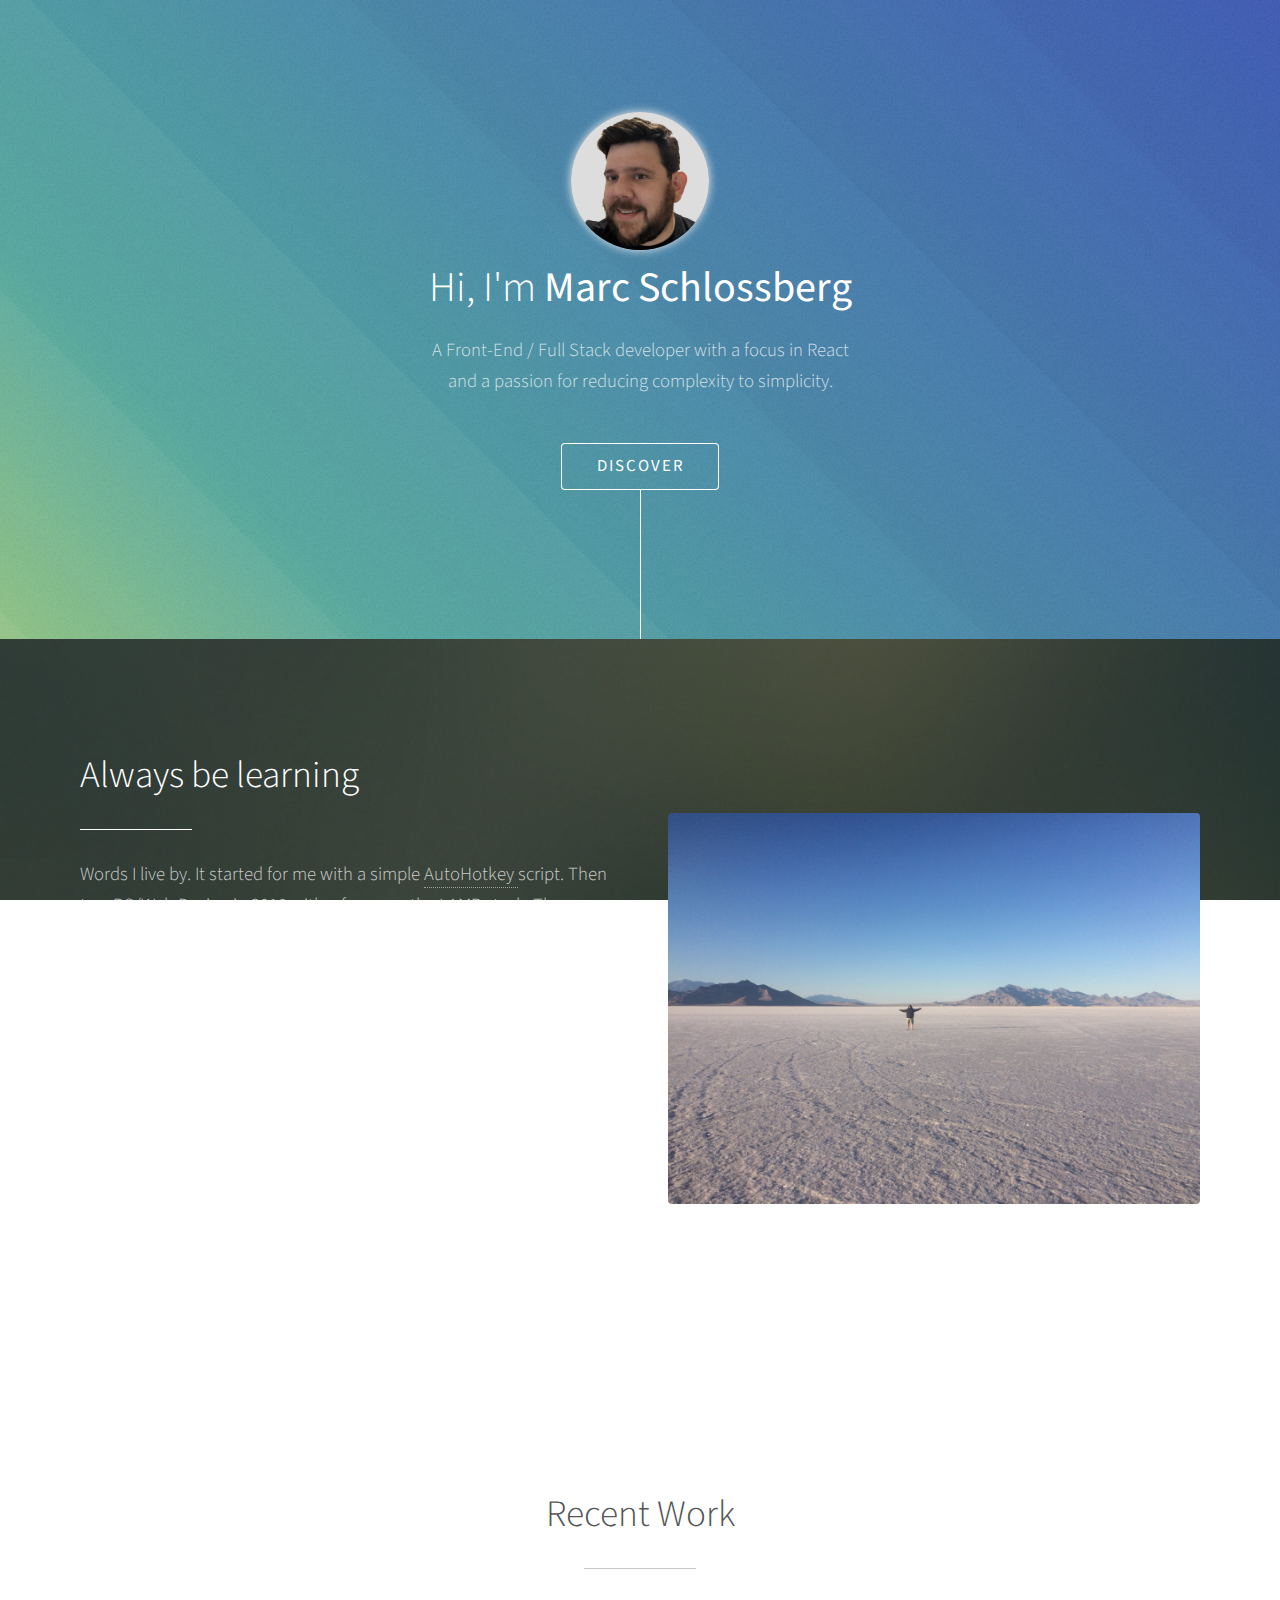
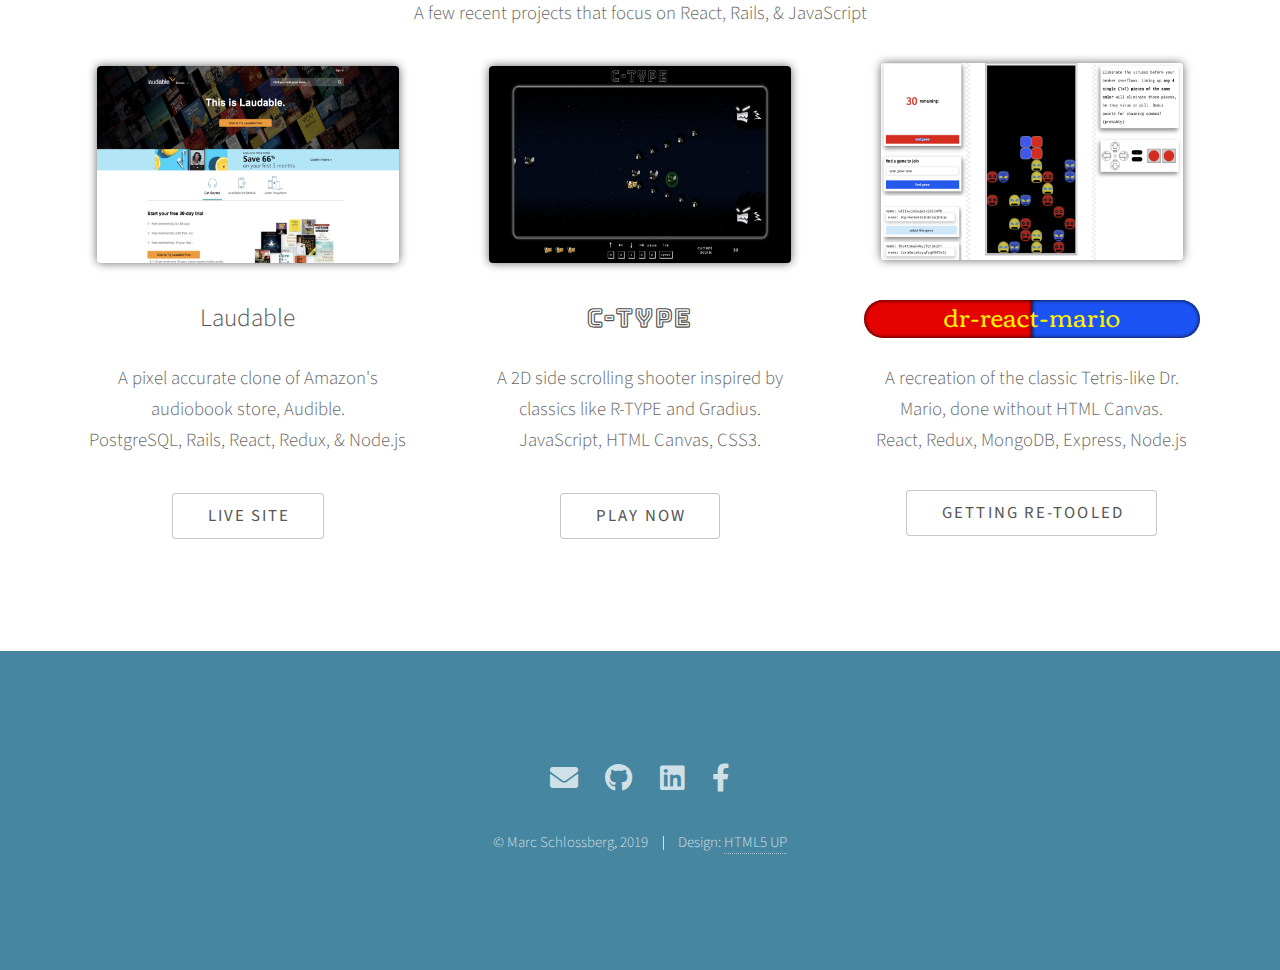
<file: index.html>
<!DOCTYPE HTML>
<!--
	Photon by HTML5 UP
	html5up.net | @ajlkn
	Free for personal and commercial use under the CCA 3.0 license (html5up.net/license)
-->
<html>
	<head>
		<title>Marc Schlossberg - Portfolio</title>
		<meta charset="utf-8" />
		<meta name="viewport" content="width=device-width, initial-scale=1, user-scalable=no" />
		<link rel="stylesheet" href="assets/css/main.css" />
		<link rel="stylesheet" href="assets/css/font-mfizz-2.4.1/font-mfizz.css">
		<link rel="stylesheet" href="assets/css/custom.css" />
		<noscript><link rel="stylesheet" href="assets/css/noscript.css" /></noscript>
	</head>
	<body class="is-preload">

		<!-- Header -->
			<section id="header">
				<div class="inner">
					<!-- <span class="icon solid major fa-cloud"></span> -->
					<!-- <img class="profile-pic" src="images/profile_pic.jpeg" /> -->
					<div class="profile-wrapper">
						<img class="profile-pic" src="images/profilePic-small.jpg" />
					</div>
					<h1>Hi, I'm <strong>Marc Schlossberg</strong></h1>
					<p>A Front-End / Full Stack developer with a focus in React<br />
					and a passion for reducing complexity to simplicity.</p>
					<ul class="actions special">
						<li><a href="#one" class="button scrolly">Discover</a></li>
					</ul>
				</div>
			</section>

		<!-- One -->
		<section id="one" class="main style2">
			<div class="container">
				<div class="row gtr-150">
					<div class="col-6 col-12-medium">
						<header class="major">
							<h2>Always be learning</h2>
						</header>
						<p>
							Words I live by.  It started for me with a simple
							<a href="https://www.autohotkey.com/" target="_blank">
								AutoHotkey 
							</a>
							script.
							Then to a BS/Web Design in 2010 with a focus on the LAMP stack.  
							Then enterprise SQL, then Ruby, Rails, React &amp; Redux, MongoDB, Express, and more.
							<br />
							<br />
							Now I'm on to Spring Boot and React/TypeScript at work, and playing with my new favorite Node.js ORM
							<a href="https://www.prisma.io/">Prisma</a> in my free time.
							<br />
							<br />
							One thing that remains through it all: the world of development is as vast, strange, and 
							fascinating as the 
							<a href="https://en.wikipedia.org/wiki/Bonneville_Salt_Flats">Bonneville Salt Flats</a>
							(pictured)
							 and I love exploring it.
						</p>

						<p>
							<b>
							<a href="https://docs.google.com/document/d/13Ino35V7m-b4orjH9B_4W8jRBFiu7xGuGfny3rxbE84/edit?usp=sharing" target="_blank">
								See my resume on Google Docs
							</a>
							</b>
						</p>

						
					</div>
					<div class="col-6 col-12-medium imp-medium" style="display: flex;">
						<div class="image fit medium"><img src="images/me_at_bonneville-small.png" alt="" /></div>
					</div>
				</div>
			</div>
		</section>

		<!-- two -->
		<section id="two" class="main style1 special">
			<div class="container">
				<header class="major">
					<h2>Recent Work</h2>
				</header>
				<p>A few recent projects that focus on React, Rails, &amp; JavaScript</p>
				<div class="row gtr-150">
					<div class="col-4 col-12-medium">
						<span class="image fit tease"><img src="images/laudable-tease-small.png" alt="" /></span>
						<h3>Laudable</h3>
						<p>A pixel accurate clone of Amazon's audiobook store, Audible.  
							<br />PostgreSQL, Rails, React, Redux, &amp; Node.js</p>
						<ul class="actions special">
							<li><a target="_blank" href="http://laudable.herokuapp.com" class="button">Live Site</a></li>
						</ul>
					</div>
					<div class="col-4 col-12-medium" id="ctype">
						<span class="image fit tease"><img src="images/ctype-tease1-small.png" alt="" /></span>
						<h3>C-TYPE</h3>
						<p>A 2D side scrolling shooter inspired by classics like R-TYPE and Gradius.  <br />JavaScript, HTML Canvas, CSS3.</p>
						<ul class="actions special">
							<li><a target="_blank" href="http://mschl0ss.github.io/c-type/" class="button">Play Now</a></li>
						</ul>
					</div>
					<div class="col-4 col-12-medium" id="drm">
						<span class="image fit tease"><img src="images/drm-tease-small.png" alt="" /></span>
						<h3>
							<span>
								dr-react-mario
							</span>
							<div class="pill-bg left"></div>
							<div class="pill-bg right"></div>
						</h3>
						<p>A recreation of the classic Tetris-like Dr. Mario, done without HTML Canvas.
							<br />React, Redux, MongoDB, Express, Node.js
						</p>
						<ul class="actions special">
							<li><span class="button">Getting Re-Tooled</span></li>
							<!-- <li><a target="_blank" href="http://dr-react-mario.herokuapp.com" class="button">Getting Re-Tooled</a></li> -->
						</ul>
					</div>
				</div>
			</div>
		</section>

		

		<!-- Footer -->
			<section id="footer">
				<ul class="icons">
					<!-- <li><a href="#" class="icon brands alt fa-twitter"><span class="label">Twitter</span></a></li> -->
					<!-- <li><a href="#" class="icon brands alt fa-instagram"><span class="label">Instagram</span></a></li> -->
					<li><a target="_blank" href="mailto:mr.schlossberg@gmail.com" class="icon solid alt fa-envelope"><span class="label">Email</span></a></li>
					<li><a target="_blank" href="https://github.com/mschl0ss" class="icon brands alt fa-github"><span class="label">GitHub</span></a></li>
					<li><a target="_blank" href="https://www.linkedin.com/in/marc-schlossberg" class="icon brands alt fa-linkedin"><span class="label">LinkedIn</span></a></li>
					<li><a target="_blank" href="https://www.facebook.com/marc.schlossberg.3" class="icon brands alt fa-facebook-f"><span class="label">Facebook</span></a></li>
				</ul>
				<ul class="copyright">
					<li>&copy; Marc Schlossberg, 2019</li><li>Design: <a href="http://html5up.net">HTML5 UP</a></li>
				</ul>
			</section>

		<!-- Scripts -->
			<script src="assets/js/jquery.min.js"></script>
			<script src="assets/js/jquery.scrolly.min.js"></script>
			<script src="assets/js/browser.min.js"></script>
			<script src="assets/js/breakpoints.min.js"></script>
			<script src="assets/js/util.js"></script>
			<script src="assets/js/main.js"></script>

	</body>
</html>
</file>
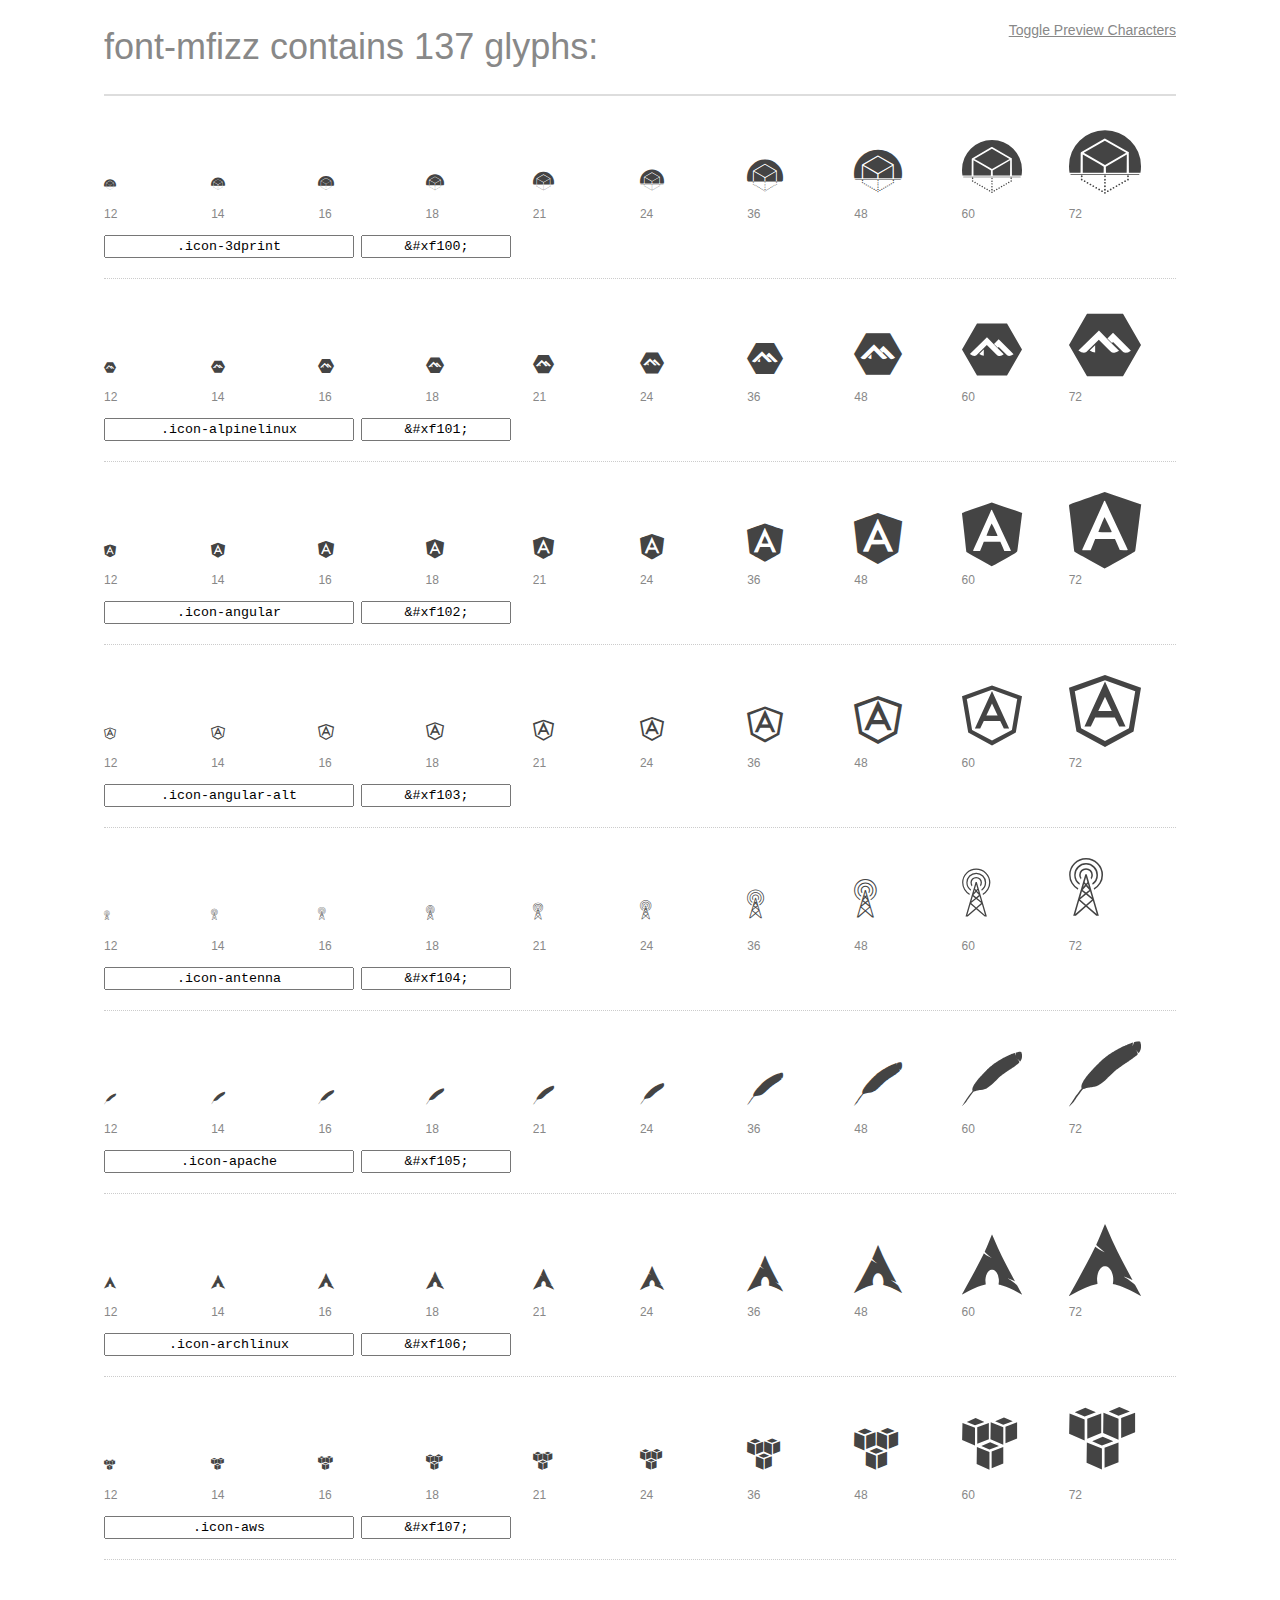
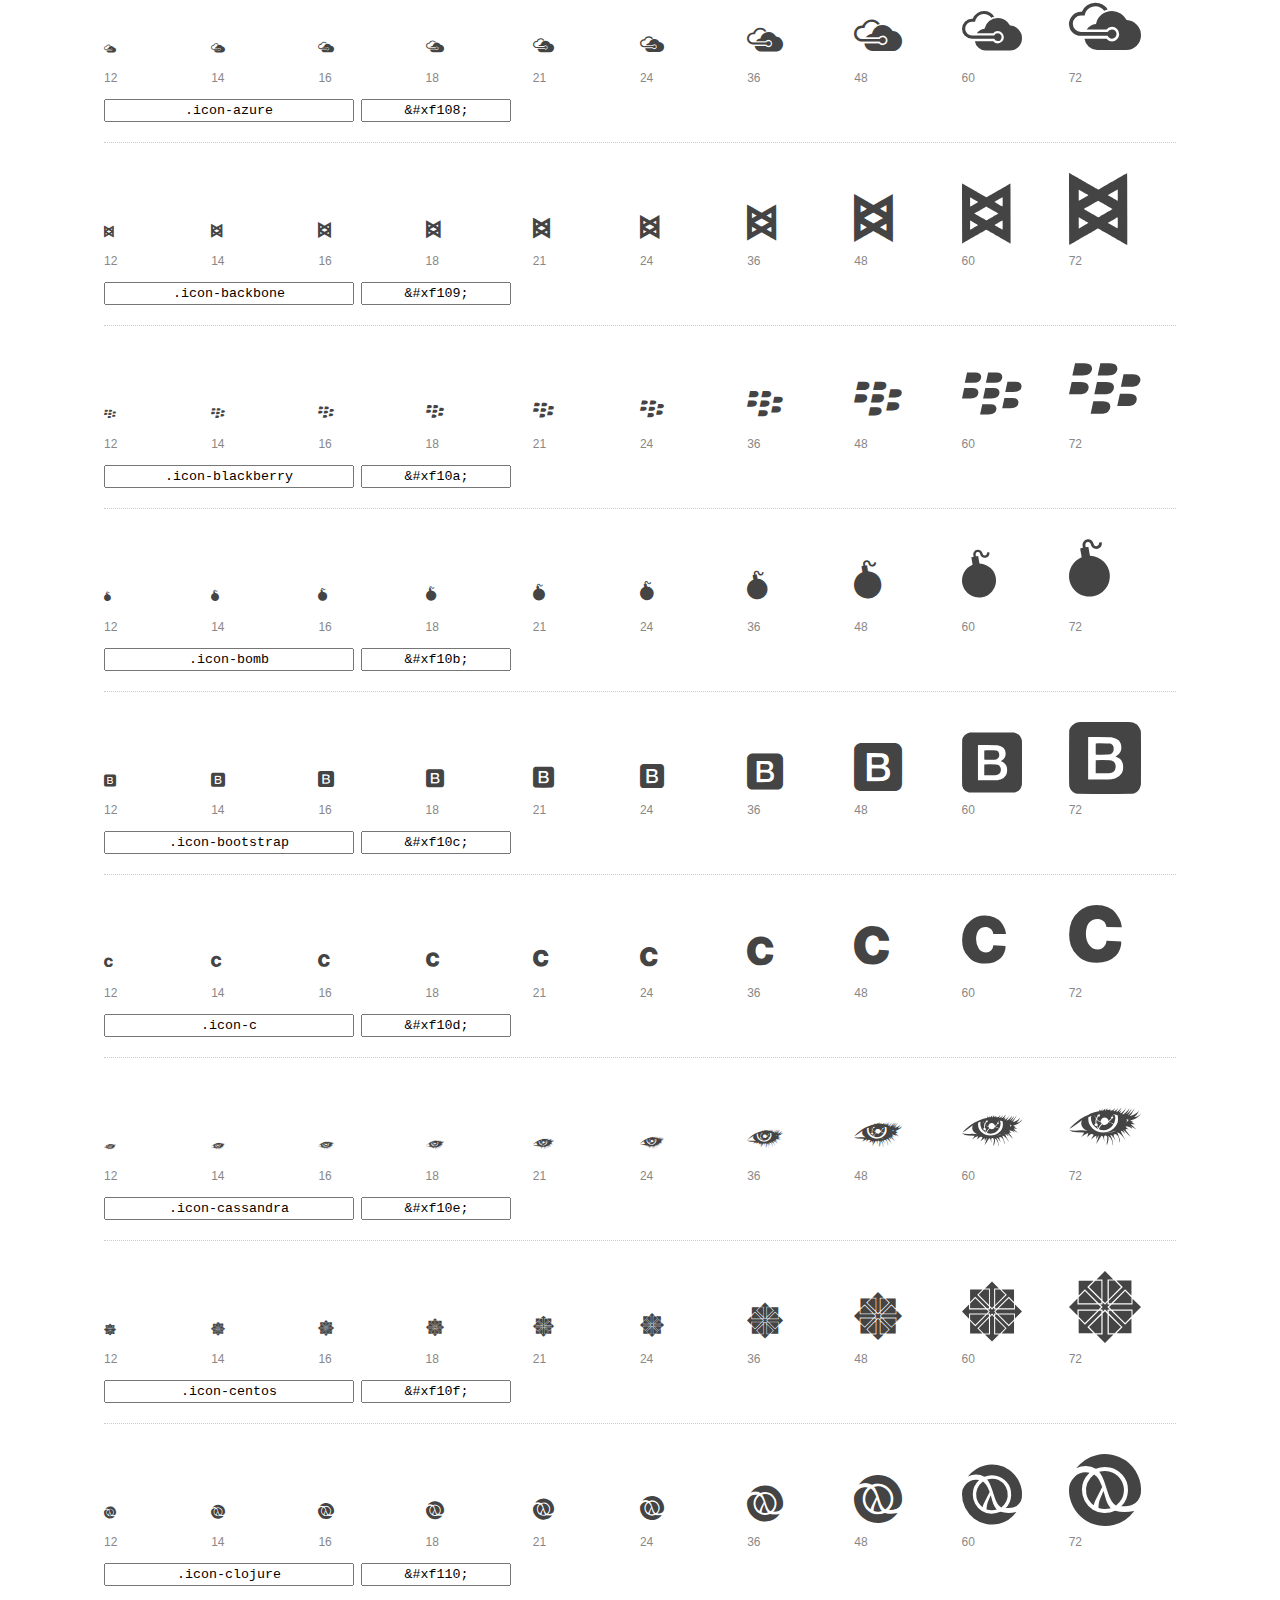
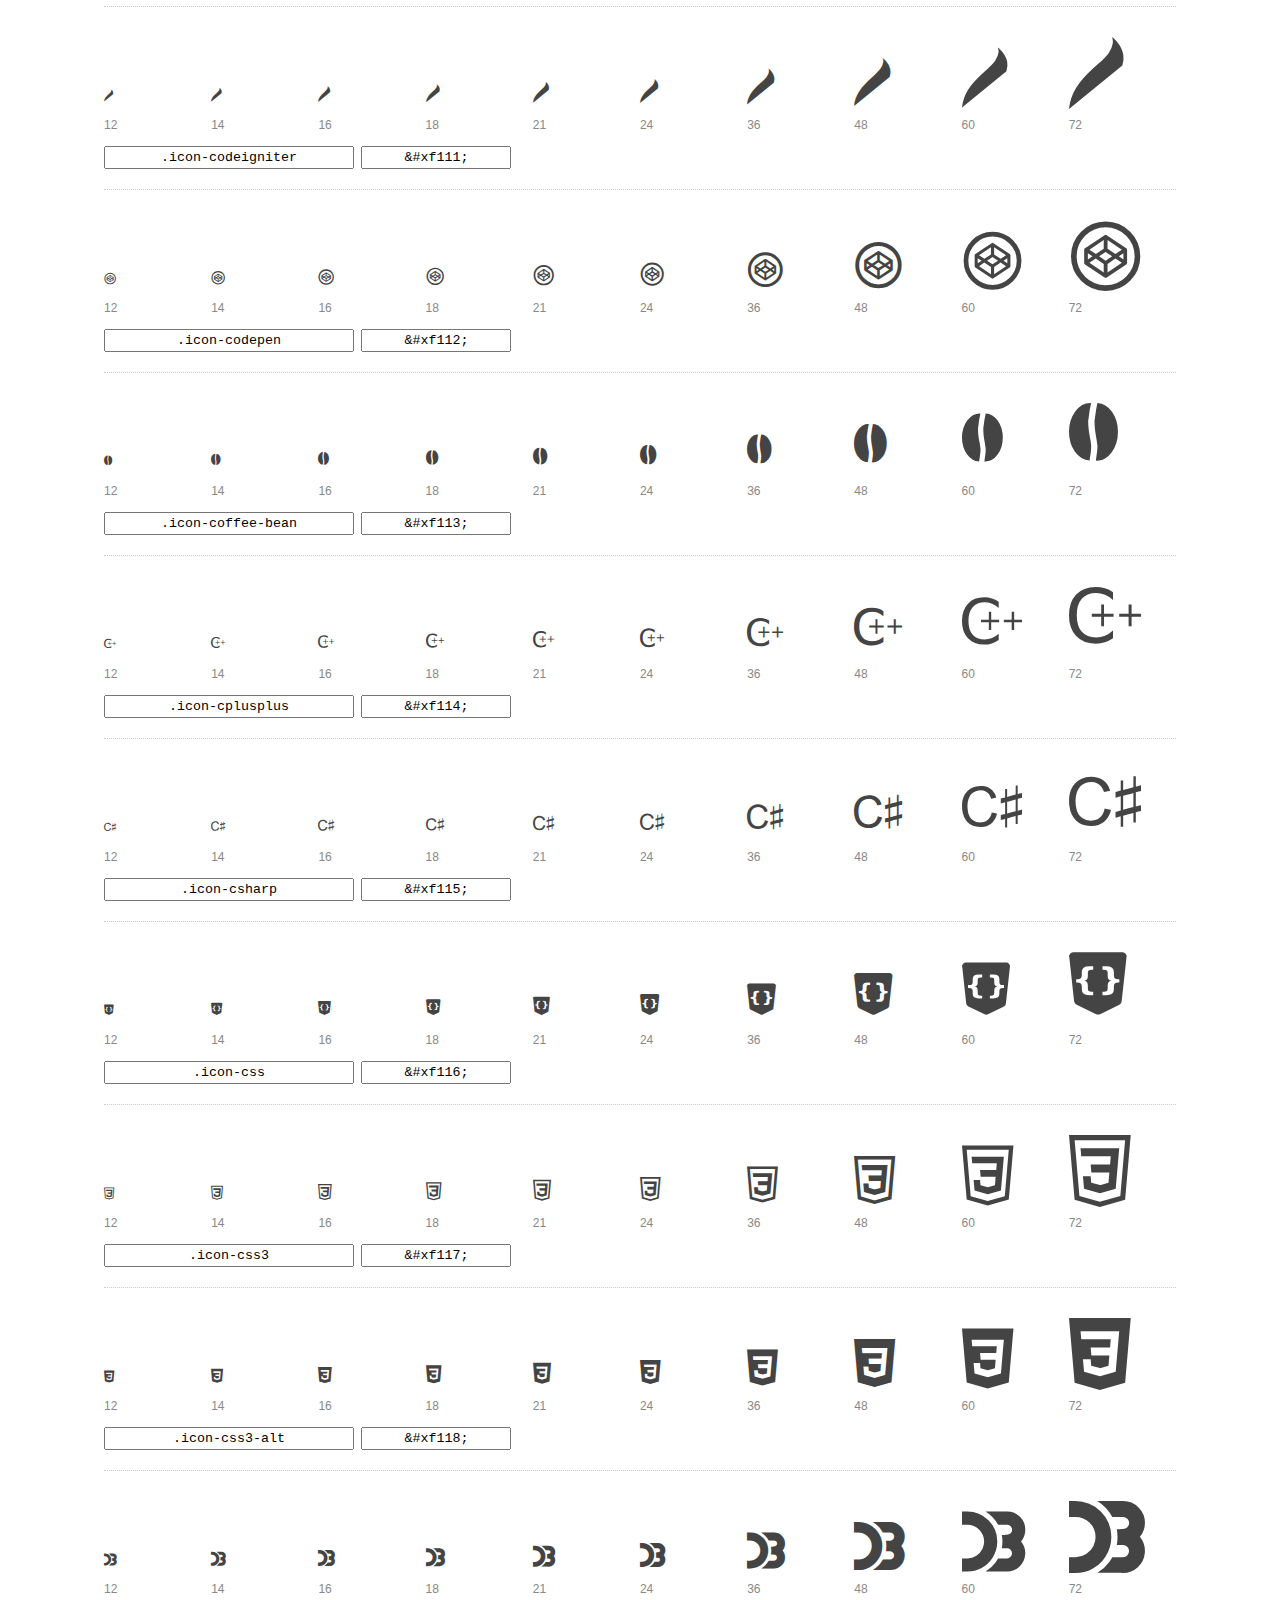
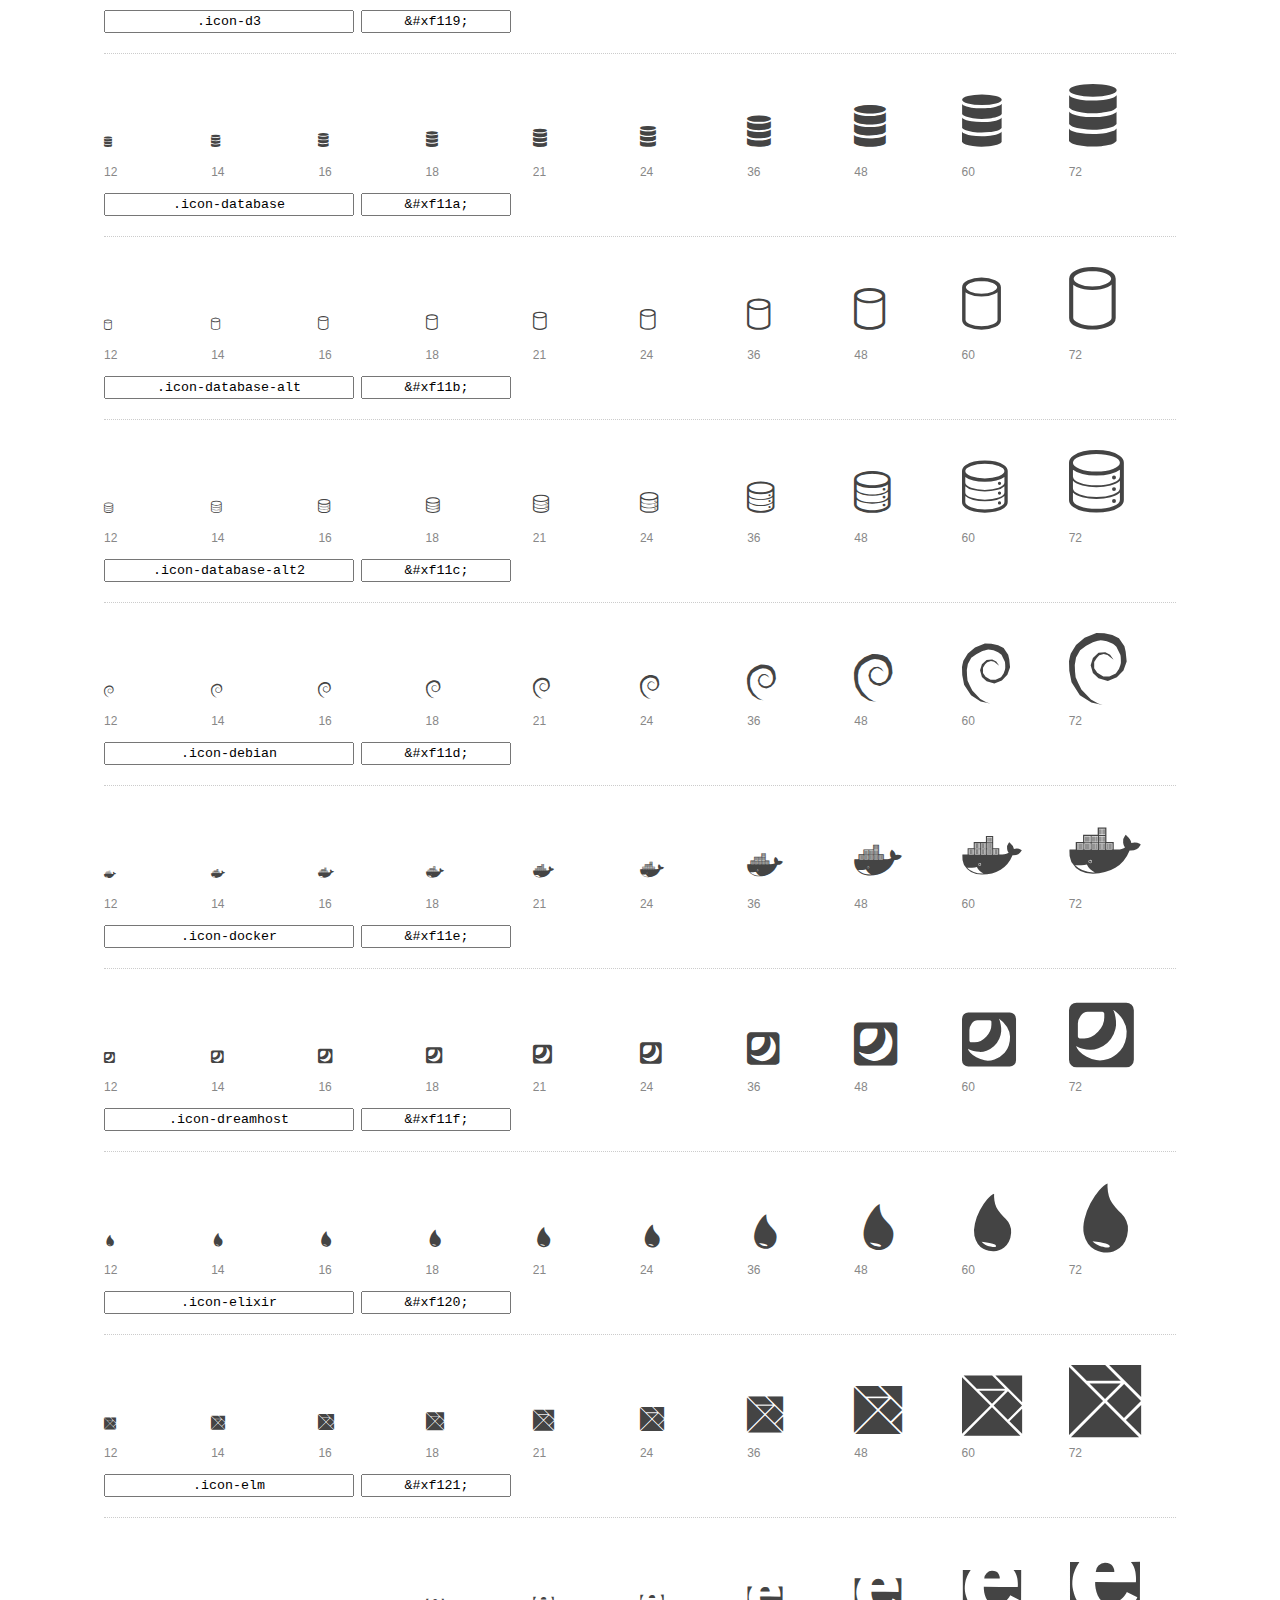
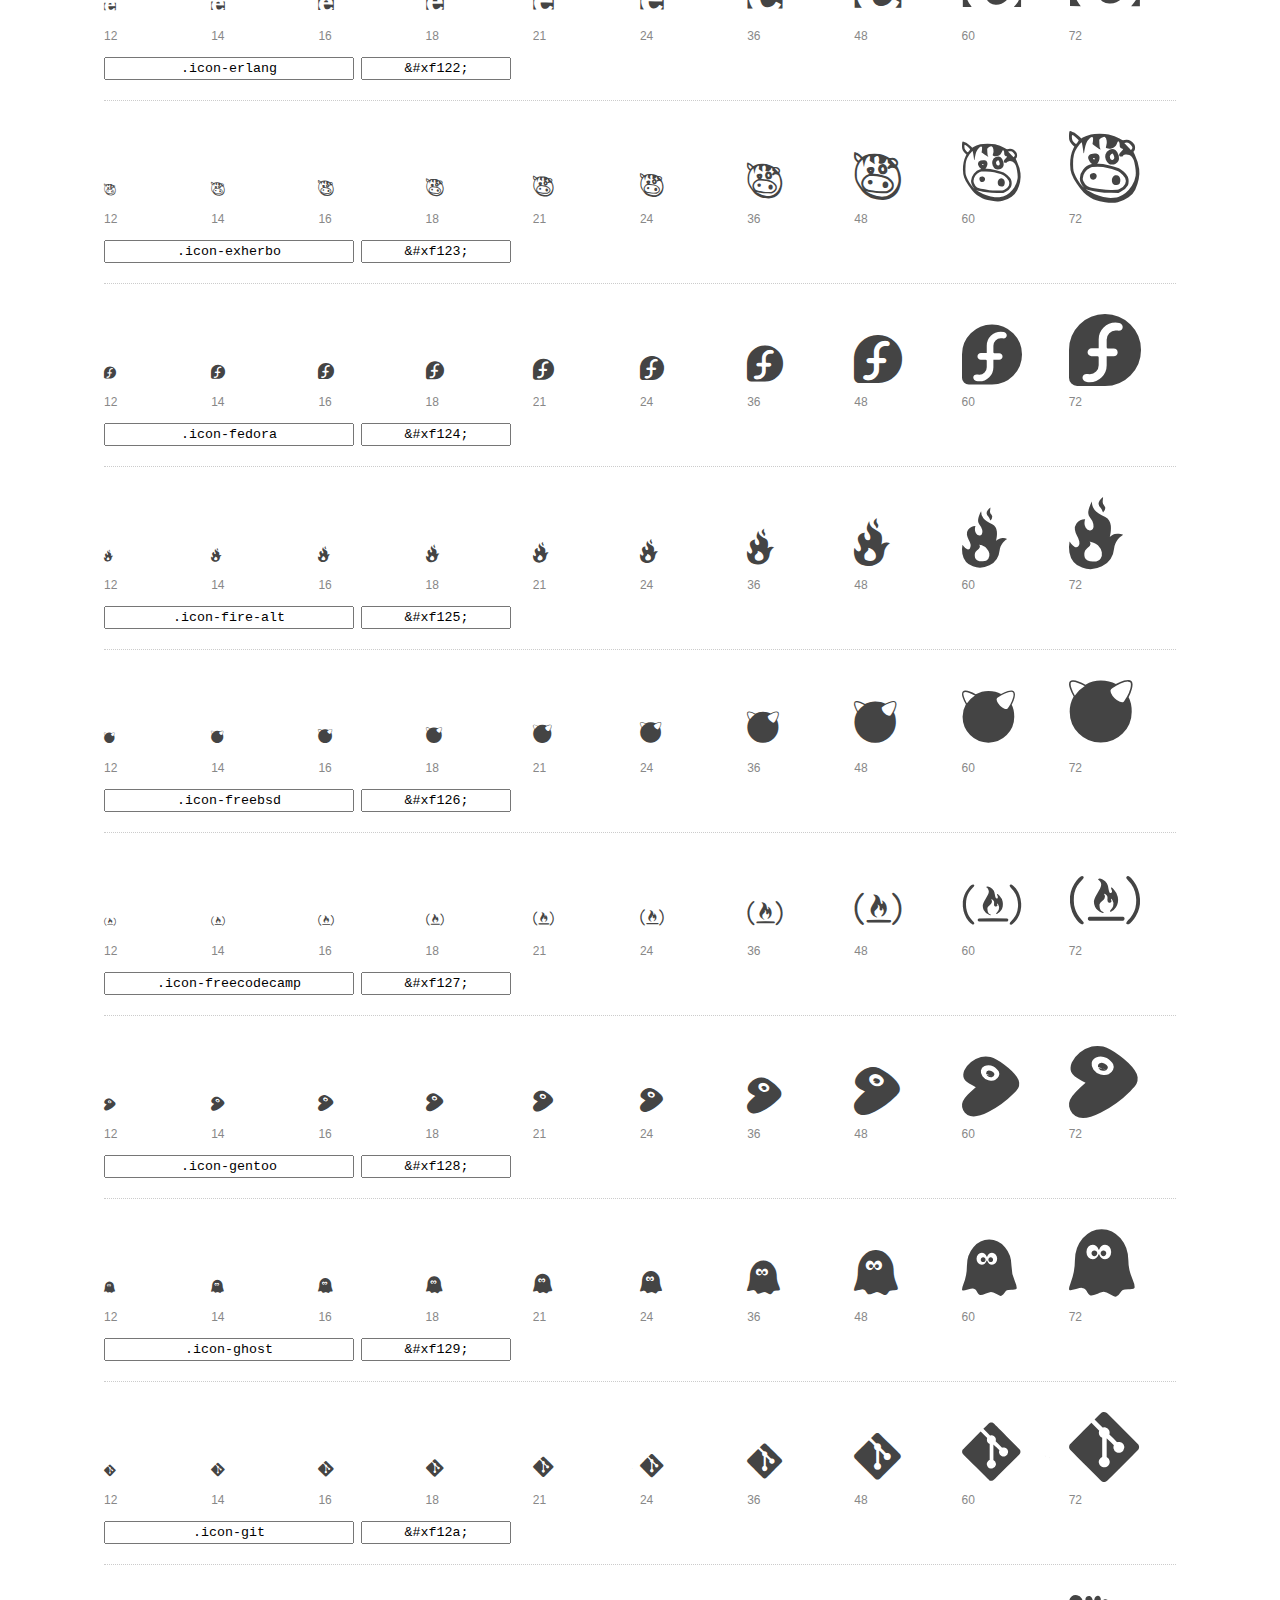
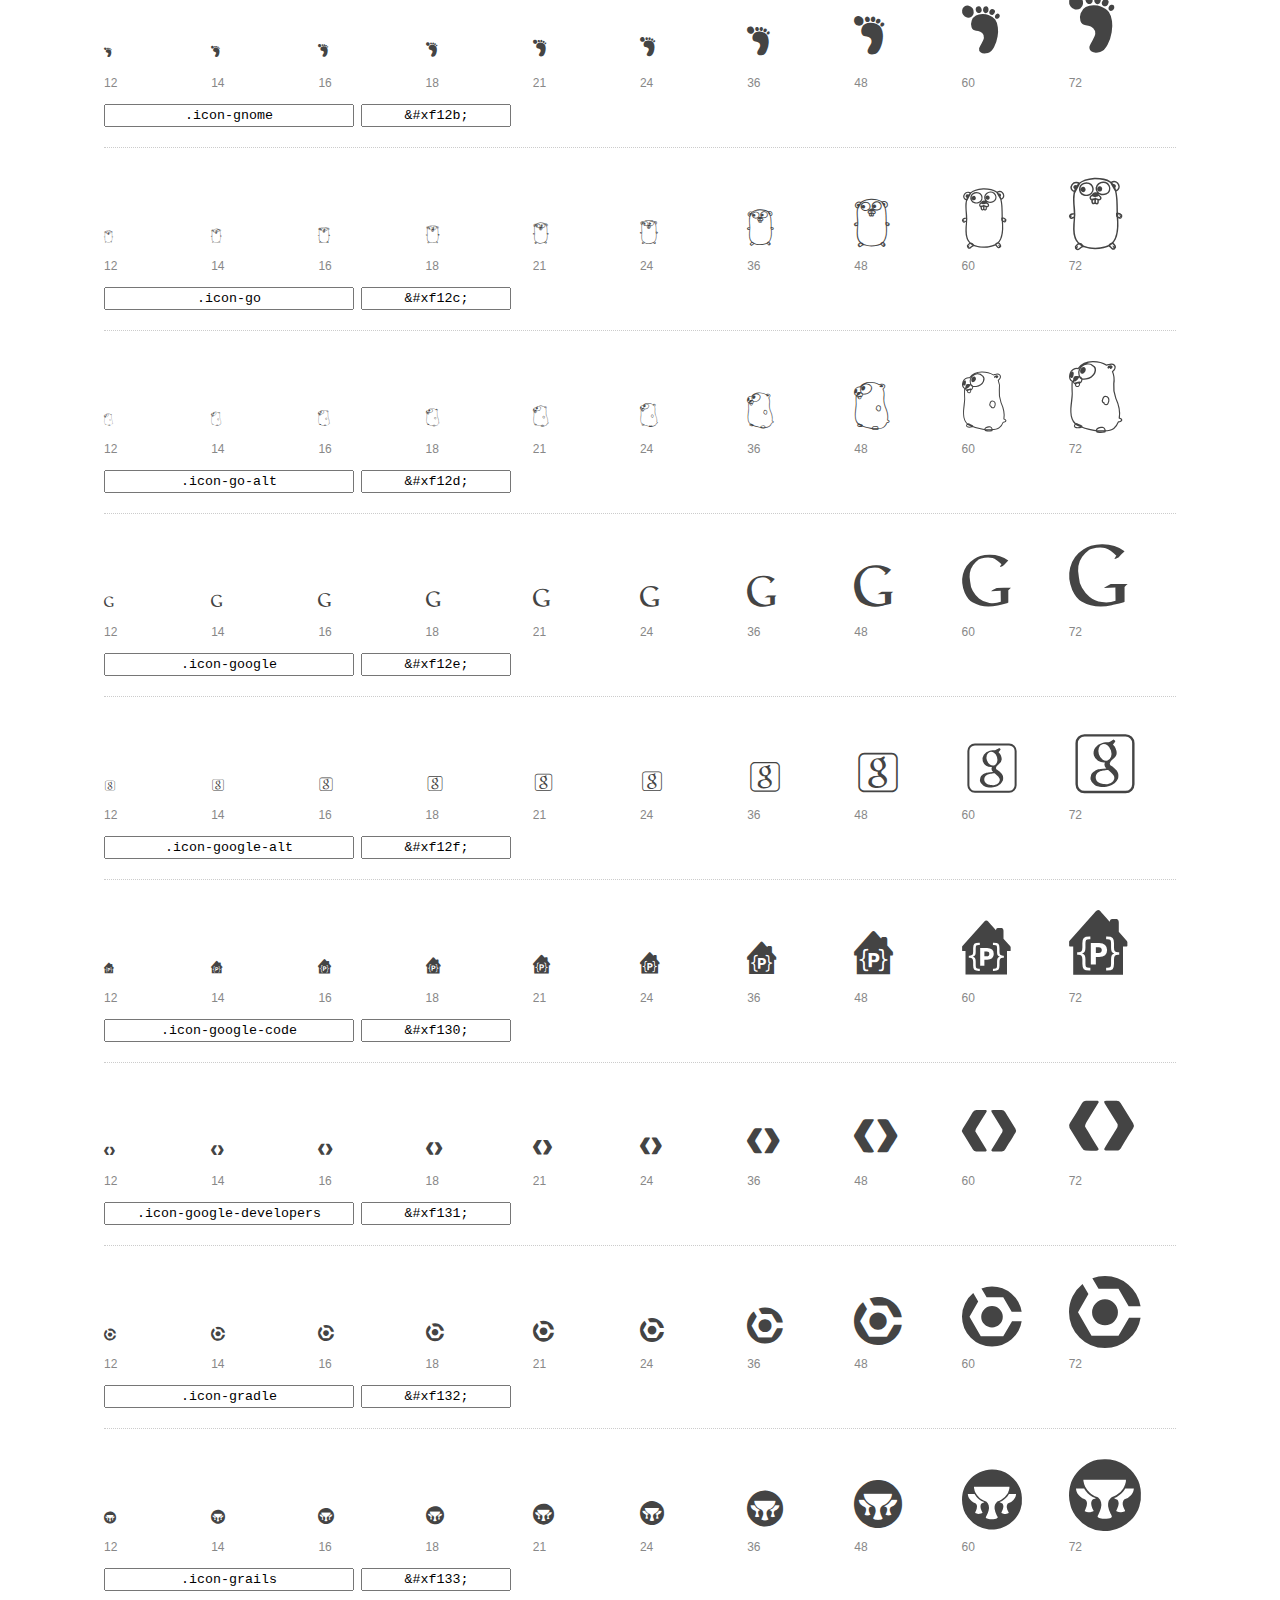
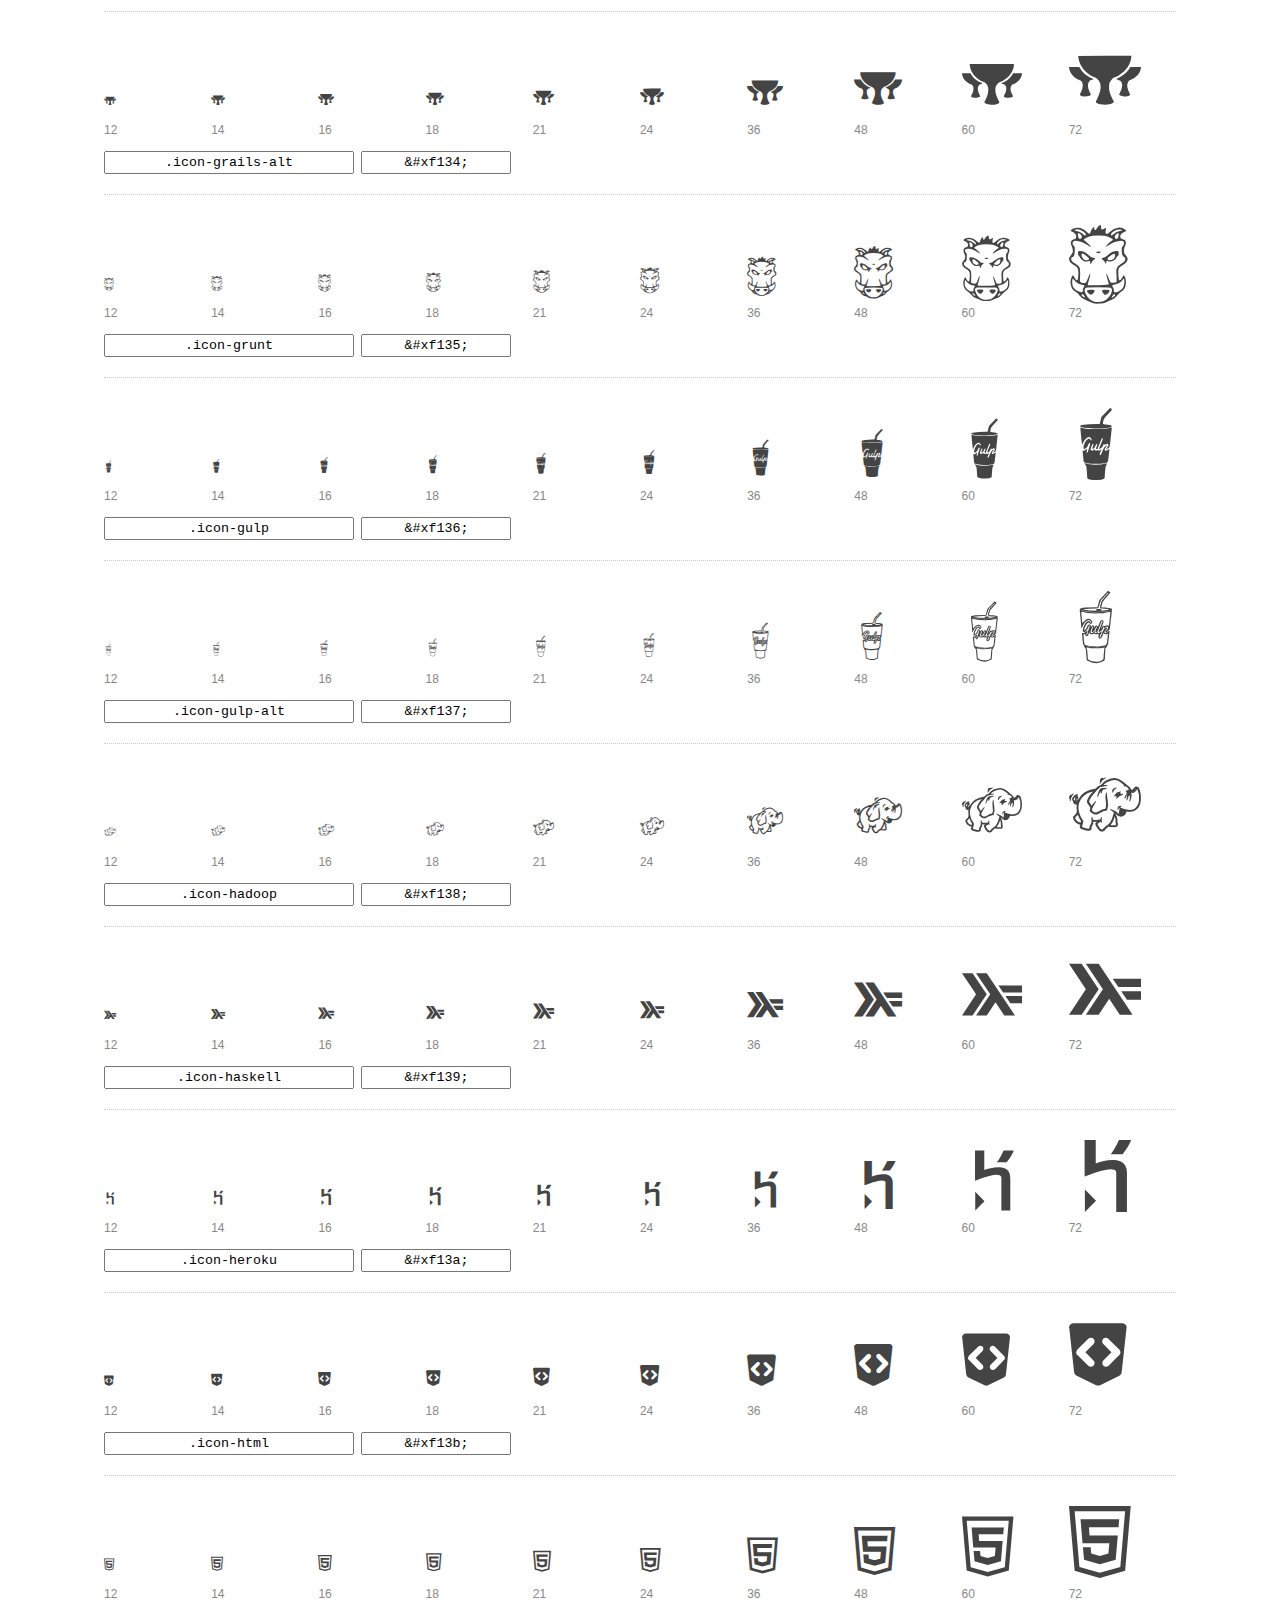
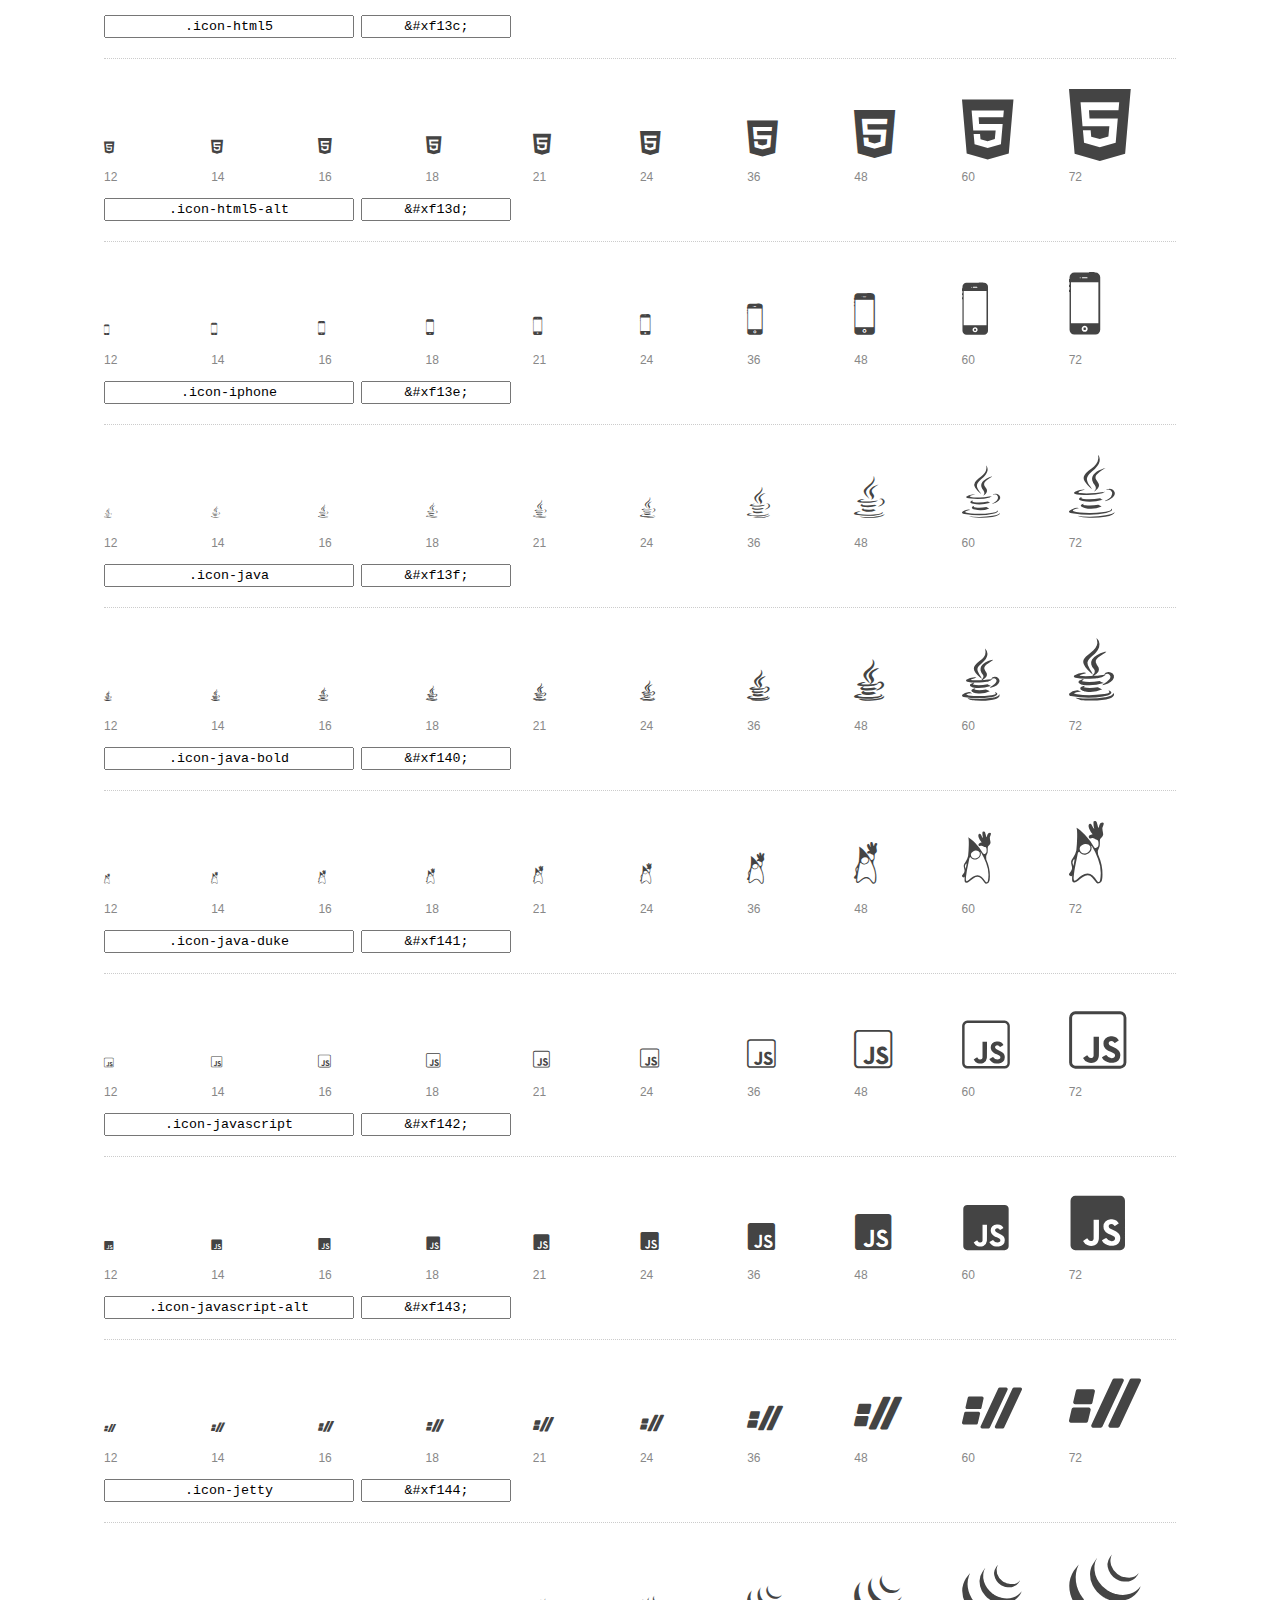
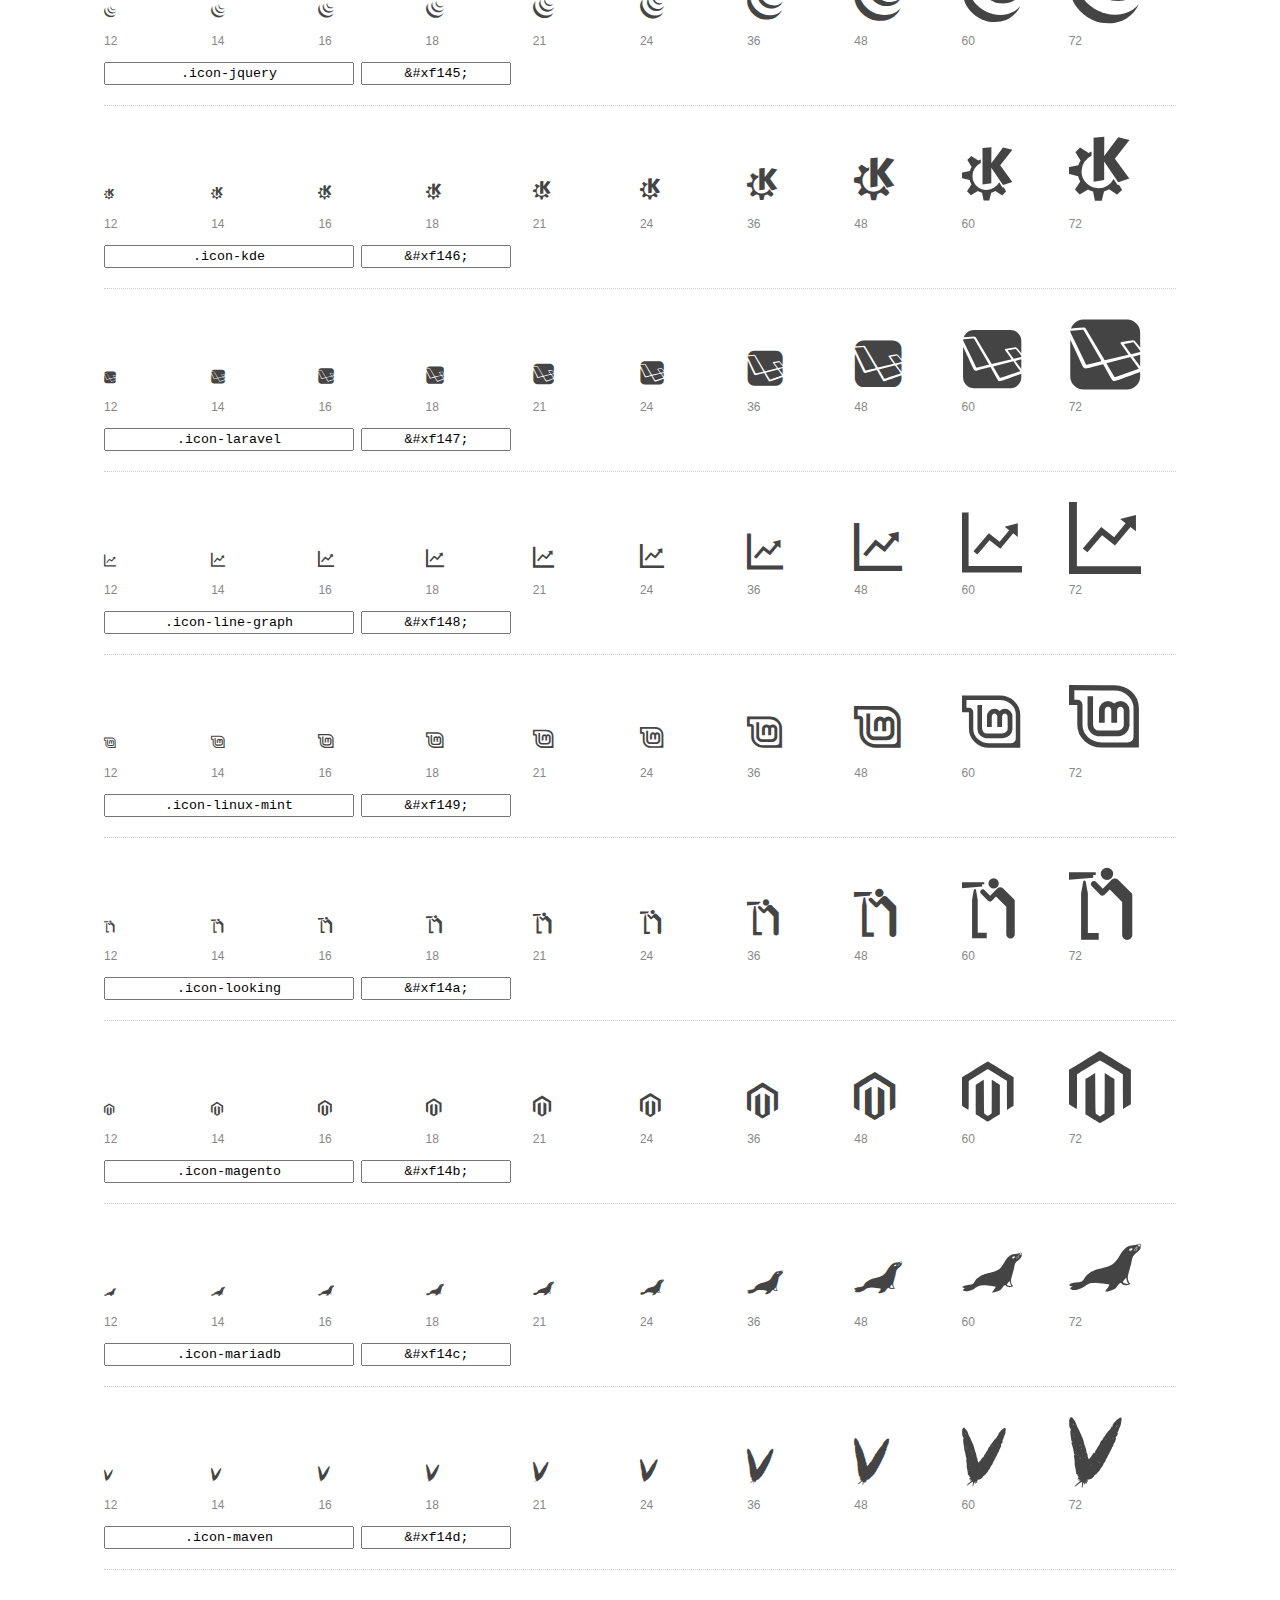
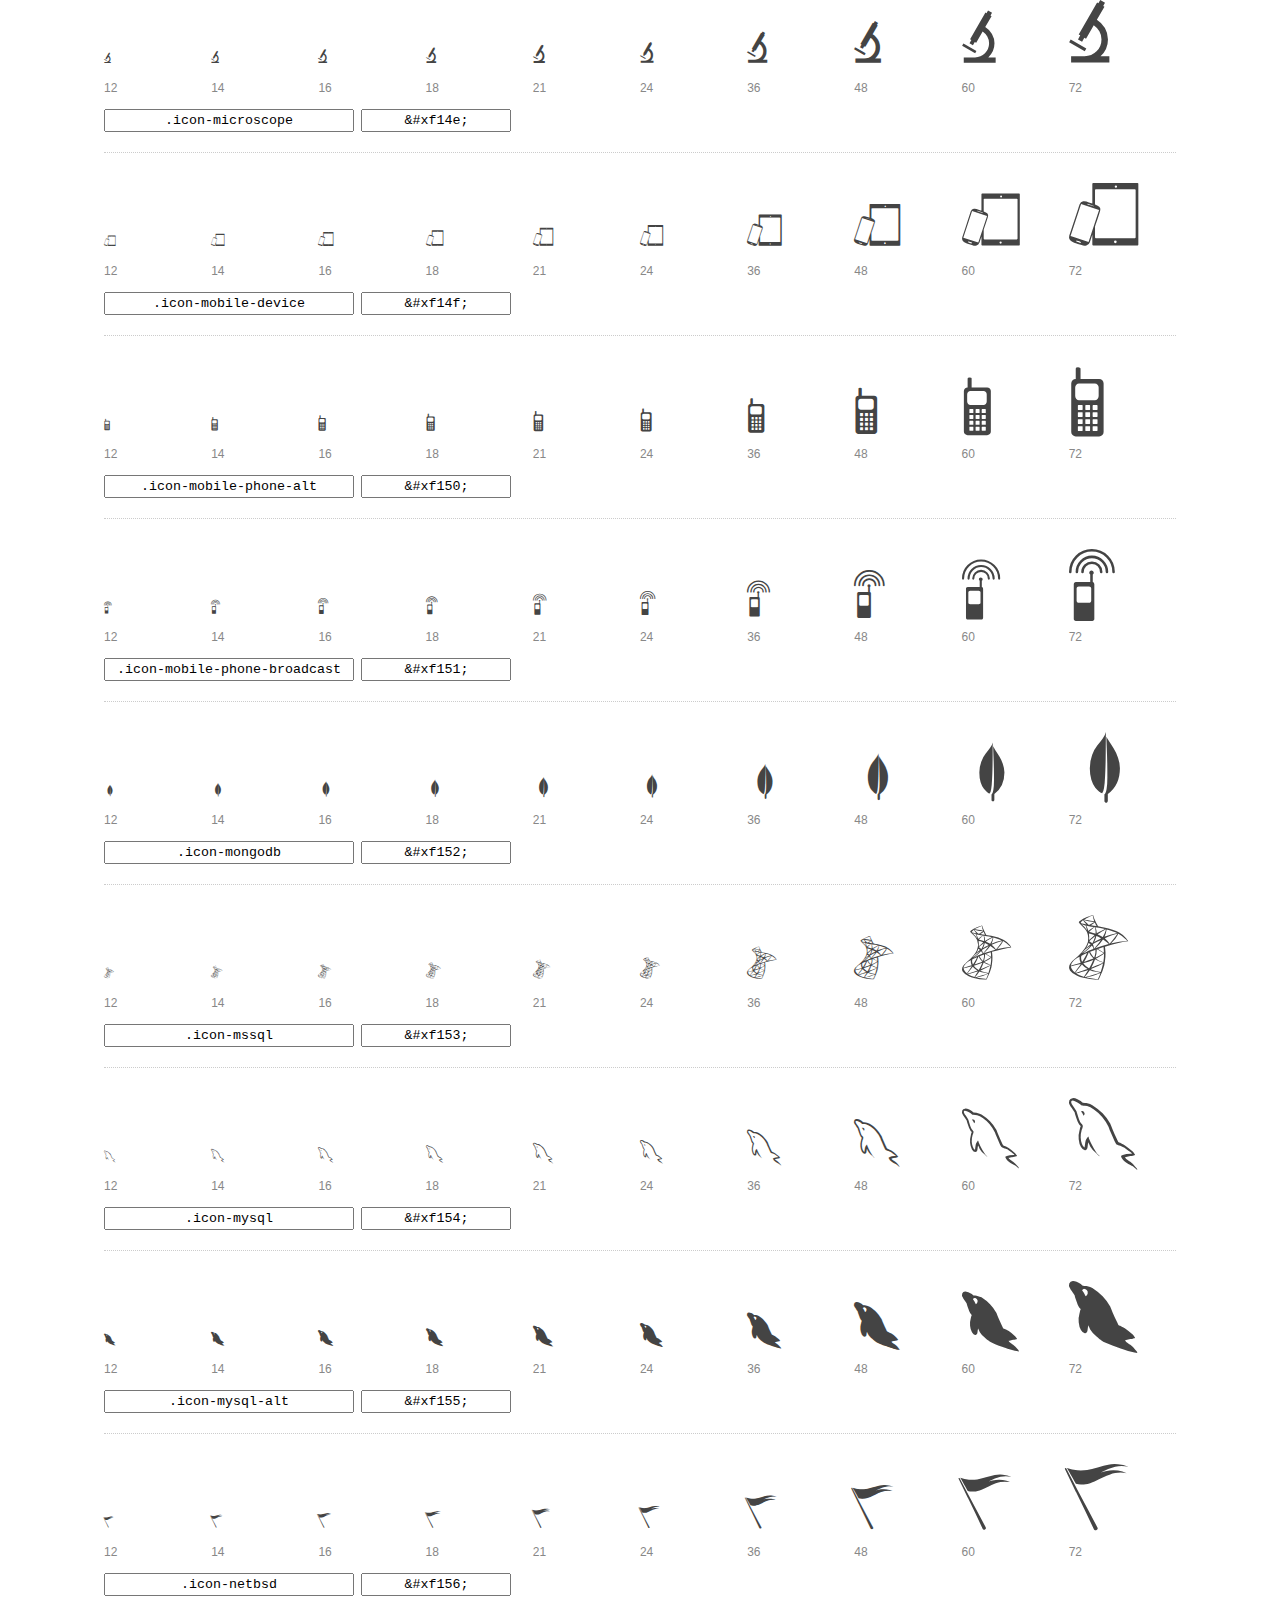
<file: assets/css/font-mfizz-2.4.1/preview.html>
<!DOCTYPE html>
<html>
  <head>
    <title>font-mfizz glyphs preview</title>

    <style>
      /* Page Styles */

      * {
        -moz-box-sizing: border-box;
        -webkit-box-sizing: border-box;
        box-sizing: border-box;
        margin: 0;
        padding: 0;
      }

      body {
        background: #fff;
        color: #444;
        font: 16px/1.5 "Helvetica Neue", Helvetica, Arial, sans-serif;
      }

      a,
      a:visited {
        color: #888;
        text-decoration: underline;
      }
      a:hover,
      a:focus { color: #000; }

      header {
        border-bottom: 2px solid #ddd;
        margin-bottom: 20px;
        overflow: hidden;
        padding: 20px 0;
      }

      header h1 {
        color: #888;
        float: left;
        font-size: 36px;
        font-weight: 300;
      }

      header a {
        float: right;
        font-size: 14px;
      }

      .container {
        margin: 0 auto;
        max-width: 1200px;
        min-width: 960px;
        padding: 0 40px;
        width: 90%;
      }

      .glyph {
        border-bottom: 1px dotted #ccc;
        padding: 10px 0 20px;
        margin-bottom: 20px;
      }

      .preview-glyphs { vertical-align: bottom; }

      .preview-scale {
        color: #888;
        font-size: 12px;
        margin-top: 5px;
      }

      .step {
        display: inline-block;
        line-height: 1;
        position: relative;
        width: 10%;
      }

      .step .letters,
      .step i {
        -webkit-transition: opacity .3s;
        -moz-transition: opacity .3s;
        -ms-transition: opacity .3s;
        -o-transition: opacity .3s;
        transition: opacity .3s;
      }

      .step:hover .letters { opacity: 1; }
      .step:hover i { opacity: .3; }

      .letters {
        opacity: .3;
        position: absolute;
      }

      .characters-off .letters { display: none; }
      .characters-off .step:hover i { opacity: 1; }

      
      .size-12 { font-size: 12px; }
      
      .size-14 { font-size: 14px; }
      
      .size-16 { font-size: 16px; }
      
      .size-18 { font-size: 18px; }
      
      .size-21 { font-size: 21px; }
      
      .size-24 { font-size: 24px; }
      
      .size-36 { font-size: 36px; }
      
      .size-48 { font-size: 48px; }
      
      .size-60 { font-size: 60px; }
      
      .size-72 { font-size: 72px; }
      

      .usage { margin-top: 10px; }

      .usage input {
        font-family: monospace;
        margin-right: 3px;
        padding: 2px 5px;
        text-align: center;
      }

      .usage .point { width: 150px; }

      .usage .class { width: 250px; }

      footer {
        color: #888;
        font-size: 12px;
        padding: 20px 0;
      }

      /* Icon Font: font-mfizz */

      @font-face {
  font-family: "font-mfizz";
  src: url("./font-mfizz.eot");
  src: url("./font-mfizz.eot?#iefix") format("embedded-opentype"),
       url("./font-mfizz.woff") format("woff"),
       url("./font-mfizz.ttf") format("truetype"),
       url("./font-mfizz.svg#font-mfizz") format("svg");
  font-weight: normal;
  font-style: normal;
}

@media screen and (-webkit-min-device-pixel-ratio:0) {
  @font-face {
    font-family: "font-mfizz";
    src: url("./font-mfizz.svg#font-mfizz") format("svg");
  }
}

      [data-icon]:before { content: attr(data-icon); }

      [data-icon]:before,
      .icon-3dprint:before,
.icon-alpinelinux:before,
.icon-angular:before,
.icon-angular-alt:before,
.icon-antenna:before,
.icon-apache:before,
.icon-archlinux:before,
.icon-aws:before,
.icon-azure:before,
.icon-backbone:before,
.icon-blackberry:before,
.icon-bomb:before,
.icon-bootstrap:before,
.icon-c:before,
.icon-cassandra:before,
.icon-centos:before,
.icon-clojure:before,
.icon-codeigniter:before,
.icon-codepen:before,
.icon-coffee-bean:before,
.icon-cplusplus:before,
.icon-csharp:before,
.icon-css:before,
.icon-css3:before,
.icon-css3-alt:before,
.icon-d3:before,
.icon-database:before,
.icon-database-alt:before,
.icon-database-alt2:before,
.icon-debian:before,
.icon-docker:before,
.icon-dreamhost:before,
.icon-elixir:before,
.icon-elm:before,
.icon-erlang:before,
.icon-exherbo:before,
.icon-fedora:before,
.icon-fire-alt:before,
.icon-freebsd:before,
.icon-freecodecamp:before,
.icon-gentoo:before,
.icon-ghost:before,
.icon-git:before,
.icon-gnome:before,
.icon-go:before,
.icon-go-alt:before,
.icon-google:before,
.icon-google-alt:before,
.icon-google-code:before,
.icon-google-developers:before,
.icon-gradle:before,
.icon-grails:before,
.icon-grails-alt:before,
.icon-grunt:before,
.icon-gulp:before,
.icon-gulp-alt:before,
.icon-hadoop:before,
.icon-haskell:before,
.icon-heroku:before,
.icon-html:before,
.icon-html5:before,
.icon-html5-alt:before,
.icon-iphone:before,
.icon-java:before,
.icon-java-bold:before,
.icon-java-duke:before,
.icon-javascript:before,
.icon-javascript-alt:before,
.icon-jetty:before,
.icon-jquery:before,
.icon-kde:before,
.icon-laravel:before,
.icon-line-graph:before,
.icon-linux-mint:before,
.icon-looking:before,
.icon-magento:before,
.icon-mariadb:before,
.icon-maven:before,
.icon-microscope:before,
.icon-mobile-device:before,
.icon-mobile-phone-alt:before,
.icon-mobile-phone-broadcast:before,
.icon-mongodb:before,
.icon-mssql:before,
.icon-mysql:before,
.icon-mysql-alt:before,
.icon-netbsd:before,
.icon-nginx:before,
.icon-nginx-alt:before,
.icon-nginx-alt2:before,
.icon-nodejs:before,
.icon-npm:before,
.icon-objc:before,
.icon-openshift:before,
.icon-oracle:before,
.icon-oracle-alt:before,
.icon-osx:before,
.icon-perl:before,
.icon-phone-alt:before,
.icon-phone-gap:before,
.icon-phone-retro:before,
.icon-php:before,
.icon-php-alt:before,
.icon-playframework:before,
.icon-playframework-alt:before,
.icon-plone:before,
.icon-postgres:before,
.icon-postgres-alt:before,
.icon-python:before,
.icon-raspberrypi:before,
.icon-reactjs:before,
.icon-redhat:before,
.icon-redis:before,
.icon-ruby:before,
.icon-ruby-on-rails:before,
.icon-ruby-on-rails-alt:before,
.icon-rust:before,
.icon-sass:before,
.icon-satellite:before,
.icon-scala:before,
.icon-scala-alt:before,
.icon-script:before,
.icon-script-alt:before,
.icon-shell:before,
.icon-sitefinity:before,
.icon-solaris:before,
.icon-splatter:before,
.icon-spring:before,
.icon-suse:before,
.icon-svg:before,
.icon-symfony:before,
.icon-tomcat:before,
.icon-ubuntu:before,
.icon-unity:before,
.icon-wireless:before,
.icon-wordpress:before,
.icon-x11:before {
        display: inline-block;
  font-family: "font-mfizz";
  font-style: normal;
  font-weight: normal;
  font-variant: normal;
  line-height: 1;
  text-decoration: inherit;
  text-rendering: optimizeLegibility;
  text-transform: none;
  -moz-osx-font-smoothing: grayscale;
  -webkit-font-smoothing: antialiased;
  font-smoothing: antialiased;
      }

      .icon-3dprint:before { content: "\f100"; }
.icon-alpinelinux:before { content: "\f101"; }
.icon-angular:before { content: "\f102"; }
.icon-angular-alt:before { content: "\f103"; }
.icon-antenna:before { content: "\f104"; }
.icon-apache:before { content: "\f105"; }
.icon-archlinux:before { content: "\f106"; }
.icon-aws:before { content: "\f107"; }
.icon-azure:before { content: "\f108"; }
.icon-backbone:before { content: "\f109"; }
.icon-blackberry:before { content: "\f10a"; }
.icon-bomb:before { content: "\f10b"; }
.icon-bootstrap:before { content: "\f10c"; }
.icon-c:before { content: "\f10d"; }
.icon-cassandra:before { content: "\f10e"; }
.icon-centos:before { content: "\f10f"; }
.icon-clojure:before { content: "\f110"; }
.icon-codeigniter:before { content: "\f111"; }
.icon-codepen:before { content: "\f112"; }
.icon-coffee-bean:before { content: "\f113"; }
.icon-cplusplus:before { content: "\f114"; }
.icon-csharp:before { content: "\f115"; }
.icon-css:before { content: "\f116"; }
.icon-css3:before { content: "\f117"; }
.icon-css3-alt:before { content: "\f118"; }
.icon-d3:before { content: "\f119"; }
.icon-database:before { content: "\f11a"; }
.icon-database-alt:before { content: "\f11b"; }
.icon-database-alt2:before { content: "\f11c"; }
.icon-debian:before { content: "\f11d"; }
.icon-docker:before { content: "\f11e"; }
.icon-dreamhost:before { content: "\f11f"; }
.icon-elixir:before { content: "\f120"; }
.icon-elm:before { content: "\f121"; }
.icon-erlang:before { content: "\f122"; }
.icon-exherbo:before { content: "\f123"; }
.icon-fedora:before { content: "\f124"; }
.icon-fire-alt:before { content: "\f125"; }
.icon-freebsd:before { content: "\f126"; }
.icon-freecodecamp:before { content: "\f127"; }
.icon-gentoo:before { content: "\f128"; }
.icon-ghost:before { content: "\f129"; }
.icon-git:before { content: "\f12a"; }
.icon-gnome:before { content: "\f12b"; }
.icon-go:before { content: "\f12c"; }
.icon-go-alt:before { content: "\f12d"; }
.icon-google:before { content: "\f12e"; }
.icon-google-alt:before { content: "\f12f"; }
.icon-google-code:before { content: "\f130"; }
.icon-google-developers:before { content: "\f131"; }
.icon-gradle:before { content: "\f132"; }
.icon-grails:before { content: "\f133"; }
.icon-grails-alt:before { content: "\f134"; }
.icon-grunt:before { content: "\f135"; }
.icon-gulp:before { content: "\f136"; }
.icon-gulp-alt:before { content: "\f137"; }
.icon-hadoop:before { content: "\f138"; }
.icon-haskell:before { content: "\f139"; }
.icon-heroku:before { content: "\f13a"; }
.icon-html:before { content: "\f13b"; }
.icon-html5:before { content: "\f13c"; }
.icon-html5-alt:before { content: "\f13d"; }
.icon-iphone:before { content: "\f13e"; }
.icon-java:before { content: "\f13f"; }
.icon-java-bold:before { content: "\f140"; }
.icon-java-duke:before { content: "\f141"; }
.icon-javascript:before { content: "\f142"; }
.icon-javascript-alt:before { content: "\f143"; }
.icon-jetty:before { content: "\f144"; }
.icon-jquery:before { content: "\f145"; }
.icon-kde:before { content: "\f146"; }
.icon-laravel:before { content: "\f147"; }
.icon-line-graph:before { content: "\f148"; }
.icon-linux-mint:before { content: "\f149"; }
.icon-looking:before { content: "\f14a"; }
.icon-magento:before { content: "\f14b"; }
.icon-mariadb:before { content: "\f14c"; }
.icon-maven:before { content: "\f14d"; }
.icon-microscope:before { content: "\f14e"; }
.icon-mobile-device:before { content: "\f14f"; }
.icon-mobile-phone-alt:before { content: "\f150"; }
.icon-mobile-phone-broadcast:before { content: "\f151"; }
.icon-mongodb:before { content: "\f152"; }
.icon-mssql:before { content: "\f153"; }
.icon-mysql:before { content: "\f154"; }
.icon-mysql-alt:before { content: "\f155"; }
.icon-netbsd:before { content: "\f156"; }
.icon-nginx:before { content: "\f157"; }
.icon-nginx-alt:before { content: "\f158"; }
.icon-nginx-alt2:before { content: "\f159"; }
.icon-nodejs:before { content: "\f15a"; }
.icon-npm:before { content: "\f15b"; }
.icon-objc:before { content: "\f15c"; }
.icon-openshift:before { content: "\f15d"; }
.icon-oracle:before { content: "\f15e"; }
.icon-oracle-alt:before { content: "\f15f"; }
.icon-osx:before { content: "\f160"; }
.icon-perl:before { content: "\f161"; }
.icon-phone-alt:before { content: "\f162"; }
.icon-phone-gap:before { content: "\f163"; }
.icon-phone-retro:before { content: "\f164"; }
.icon-php:before { content: "\f165"; }
.icon-php-alt:before { content: "\f166"; }
.icon-playframework:before { content: "\f167"; }
.icon-playframework-alt:before { content: "\f168"; }
.icon-plone:before { content: "\f169"; }
.icon-postgres:before { content: "\f16a"; }
.icon-postgres-alt:before { content: "\f16b"; }
.icon-python:before { content: "\f16c"; }
.icon-raspberrypi:before { content: "\f16d"; }
.icon-reactjs:before { content: "\f16e"; }
.icon-redhat:before { content: "\f16f"; }
.icon-redis:before { content: "\f170"; }
.icon-ruby:before { content: "\f171"; }
.icon-ruby-on-rails:before { content: "\f172"; }
.icon-ruby-on-rails-alt:before { content: "\f173"; }
.icon-rust:before { content: "\f174"; }
.icon-sass:before { content: "\f175"; }
.icon-satellite:before { content: "\f176"; }
.icon-scala:before { content: "\f177"; }
.icon-scala-alt:before { content: "\f178"; }
.icon-script:before { content: "\f179"; }
.icon-script-alt:before { content: "\f17a"; }
.icon-shell:before { content: "\f17b"; }
.icon-sitefinity:before { content: "\f17c"; }
.icon-solaris:before { content: "\f17d"; }
.icon-splatter:before { content: "\f17e"; }
.icon-spring:before { content: "\f17f"; }
.icon-suse:before { content: "\f180"; }
.icon-svg:before { content: "\f181"; }
.icon-symfony:before { content: "\f182"; }
.icon-tomcat:before { content: "\f183"; }
.icon-ubuntu:before { content: "\f184"; }
.icon-unity:before { content: "\f185"; }
.icon-wireless:before { content: "\f186"; }
.icon-wordpress:before { content: "\f187"; }
.icon-x11:before { content: "\f188"; }
    </style>

    <!--[if lte IE 8]><script src="http://html5shiv.googlecode.com/svn/trunk/html5.js"></script><![endif]-->

    <script>
      function toggleCharacters() {
        var body = document.getElementsByTagName('body')[0];
        body.className = body.className === 'characters-off' ? '' : 'characters-off';
      }
    </script>
  </head>

  <body class="characters-off">
    <div id="page" class="container">
      <header>
        <h1>font-mfizz contains 137 glyphs:</h1>
        <a onclick="toggleCharacters(); return false;" href="#">Toggle Preview Characters</a>
      </header>

      
      <div class="glyph">
        <div class="preview-glyphs">
          <span class="step size-12"><span class="letters">Pp</span><i id="icon-3dprint" class="icon-3dprint"></i></span><span class="step size-14"><span class="letters">Pp</span><i id="icon-3dprint" class="icon-3dprint"></i></span><span class="step size-16"><span class="letters">Pp</span><i id="icon-3dprint" class="icon-3dprint"></i></span><span class="step size-18"><span class="letters">Pp</span><i id="icon-3dprint" class="icon-3dprint"></i></span><span class="step size-21"><span class="letters">Pp</span><i id="icon-3dprint" class="icon-3dprint"></i></span><span class="step size-24"><span class="letters">Pp</span><i id="icon-3dprint" class="icon-3dprint"></i></span><span class="step size-36"><span class="letters">Pp</span><i id="icon-3dprint" class="icon-3dprint"></i></span><span class="step size-48"><span class="letters">Pp</span><i id="icon-3dprint" class="icon-3dprint"></i></span><span class="step size-60"><span class="letters">Pp</span><i id="icon-3dprint" class="icon-3dprint"></i></span><span class="step size-72"><span class="letters">Pp</span><i id="icon-3dprint" class="icon-3dprint"></i></span>
        </div>
        <div class="preview-scale">
          <span class="step">12</span><span class="step">14</span><span class="step">16</span><span class="step">18</span><span class="step">21</span><span class="step">24</span><span class="step">36</span><span class="step">48</span><span class="step">60</span><span class="step">72</span>
        </div>
        <div class="usage">
          <input class="class" type="text" readonly="readonly" onClick="this.select();" value=".icon-3dprint" />
          <input class="point" type="text" readonly="readonly" onClick="this.select();" value="&amp;#xf100;" />
        </div>
      </div>
      
      <div class="glyph">
        <div class="preview-glyphs">
          <span class="step size-12"><span class="letters">Pp</span><i id="icon-alpinelinux" class="icon-alpinelinux"></i></span><span class="step size-14"><span class="letters">Pp</span><i id="icon-alpinelinux" class="icon-alpinelinux"></i></span><span class="step size-16"><span class="letters">Pp</span><i id="icon-alpinelinux" class="icon-alpinelinux"></i></span><span class="step size-18"><span class="letters">Pp</span><i id="icon-alpinelinux" class="icon-alpinelinux"></i></span><span class="step size-21"><span class="letters">Pp</span><i id="icon-alpinelinux" class="icon-alpinelinux"></i></span><span class="step size-24"><span class="letters">Pp</span><i id="icon-alpinelinux" class="icon-alpinelinux"></i></span><span class="step size-36"><span class="letters">Pp</span><i id="icon-alpinelinux" class="icon-alpinelinux"></i></span><span class="step size-48"><span class="letters">Pp</span><i id="icon-alpinelinux" class="icon-alpinelinux"></i></span><span class="step size-60"><span class="letters">Pp</span><i id="icon-alpinelinux" class="icon-alpinelinux"></i></span><span class="step size-72"><span class="letters">Pp</span><i id="icon-alpinelinux" class="icon-alpinelinux"></i></span>
        </div>
        <div class="preview-scale">
          <span class="step">12</span><span class="step">14</span><span class="step">16</span><span class="step">18</span><span class="step">21</span><span class="step">24</span><span class="step">36</span><span class="step">48</span><span class="step">60</span><span class="step">72</span>
        </div>
        <div class="usage">
          <input class="class" type="text" readonly="readonly" onClick="this.select();" value=".icon-alpinelinux" />
          <input class="point" type="text" readonly="readonly" onClick="this.select();" value="&amp;#xf101;" />
        </div>
      </div>
      
      <div class="glyph">
        <div class="preview-glyphs">
          <span class="step size-12"><span class="letters">Pp</span><i id="icon-angular" class="icon-angular"></i></span><span class="step size-14"><span class="letters">Pp</span><i id="icon-angular" class="icon-angular"></i></span><span class="step size-16"><span class="letters">Pp</span><i id="icon-angular" class="icon-angular"></i></span><span class="step size-18"><span class="letters">Pp</span><i id="icon-angular" class="icon-angular"></i></span><span class="step size-21"><span class="letters">Pp</span><i id="icon-angular" class="icon-angular"></i></span><span class="step size-24"><span class="letters">Pp</span><i id="icon-angular" class="icon-angular"></i></span><span class="step size-36"><span class="letters">Pp</span><i id="icon-angular" class="icon-angular"></i></span><span class="step size-48"><span class="letters">Pp</span><i id="icon-angular" class="icon-angular"></i></span><span class="step size-60"><span class="letters">Pp</span><i id="icon-angular" class="icon-angular"></i></span><span class="step size-72"><span class="letters">Pp</span><i id="icon-angular" class="icon-angular"></i></span>
        </div>
        <div class="preview-scale">
          <span class="step">12</span><span class="step">14</span><span class="step">16</span><span class="step">18</span><span class="step">21</span><span class="step">24</span><span class="step">36</span><span class="step">48</span><span class="step">60</span><span class="step">72</span>
        </div>
        <div class="usage">
          <input class="class" type="text" readonly="readonly" onClick="this.select();" value=".icon-angular" />
          <input class="point" type="text" readonly="readonly" onClick="this.select();" value="&amp;#xf102;" />
        </div>
      </div>
      
      <div class="glyph">
        <div class="preview-glyphs">
          <span class="step size-12"><span class="letters">Pp</span><i id="icon-angular-alt" class="icon-angular-alt"></i></span><span class="step size-14"><span class="letters">Pp</span><i id="icon-angular-alt" class="icon-angular-alt"></i></span><span class="step size-16"><span class="letters">Pp</span><i id="icon-angular-alt" class="icon-angular-alt"></i></span><span class="step size-18"><span class="letters">Pp</span><i id="icon-angular-alt" class="icon-angular-alt"></i></span><span class="step size-21"><span class="letters">Pp</span><i id="icon-angular-alt" class="icon-angular-alt"></i></span><span class="step size-24"><span class="letters">Pp</span><i id="icon-angular-alt" class="icon-angular-alt"></i></span><span class="step size-36"><span class="letters">Pp</span><i id="icon-angular-alt" class="icon-angular-alt"></i></span><span class="step size-48"><span class="letters">Pp</span><i id="icon-angular-alt" class="icon-angular-alt"></i></span><span class="step size-60"><span class="letters">Pp</span><i id="icon-angular-alt" class="icon-angular-alt"></i></span><span class="step size-72"><span class="letters">Pp</span><i id="icon-angular-alt" class="icon-angular-alt"></i></span>
        </div>
        <div class="preview-scale">
          <span class="step">12</span><span class="step">14</span><span class="step">16</span><span class="step">18</span><span class="step">21</span><span class="step">24</span><span class="step">36</span><span class="step">48</span><span class="step">60</span><span class="step">72</span>
        </div>
        <div class="usage">
          <input class="class" type="text" readonly="readonly" onClick="this.select();" value=".icon-angular-alt" />
          <input class="point" type="text" readonly="readonly" onClick="this.select();" value="&amp;#xf103;" />
        </div>
      </div>
      
      <div class="glyph">
        <div class="preview-glyphs">
          <span class="step size-12"><span class="letters">Pp</span><i id="icon-antenna" class="icon-antenna"></i></span><span class="step size-14"><span class="letters">Pp</span><i id="icon-antenna" class="icon-antenna"></i></span><span class="step size-16"><span class="letters">Pp</span><i id="icon-antenna" class="icon-antenna"></i></span><span class="step size-18"><span class="letters">Pp</span><i id="icon-antenna" class="icon-antenna"></i></span><span class="step size-21"><span class="letters">Pp</span><i id="icon-antenna" class="icon-antenna"></i></span><span class="step size-24"><span class="letters">Pp</span><i id="icon-antenna" class="icon-antenna"></i></span><span class="step size-36"><span class="letters">Pp</span><i id="icon-antenna" class="icon-antenna"></i></span><span class="step size-48"><span class="letters">Pp</span><i id="icon-antenna" class="icon-antenna"></i></span><span class="step size-60"><span class="letters">Pp</span><i id="icon-antenna" class="icon-antenna"></i></span><span class="step size-72"><span class="letters">Pp</span><i id="icon-antenna" class="icon-antenna"></i></span>
        </div>
        <div class="preview-scale">
          <span class="step">12</span><span class="step">14</span><span class="step">16</span><span class="step">18</span><span class="step">21</span><span class="step">24</span><span class="step">36</span><span class="step">48</span><span class="step">60</span><span class="step">72</span>
        </div>
        <div class="usage">
          <input class="class" type="text" readonly="readonly" onClick="this.select();" value=".icon-antenna" />
          <input class="point" type="text" readonly="readonly" onClick="this.select();" value="&amp;#xf104;" />
        </div>
      </div>
      
      <div class="glyph">
        <div class="preview-glyphs">
          <span class="step size-12"><span class="letters">Pp</span><i id="icon-apache" class="icon-apache"></i></span><span class="step size-14"><span class="letters">Pp</span><i id="icon-apache" class="icon-apache"></i></span><span class="step size-16"><span class="letters">Pp</span><i id="icon-apache" class="icon-apache"></i></span><span class="step size-18"><span class="letters">Pp</span><i id="icon-apache" class="icon-apache"></i></span><span class="step size-21"><span class="letters">Pp</span><i id="icon-apache" class="icon-apache"></i></span><span class="step size-24"><span class="letters">Pp</span><i id="icon-apache" class="icon-apache"></i></span><span class="step size-36"><span class="letters">Pp</span><i id="icon-apache" class="icon-apache"></i></span><span class="step size-48"><span class="letters">Pp</span><i id="icon-apache" class="icon-apache"></i></span><span class="step size-60"><span class="letters">Pp</span><i id="icon-apache" class="icon-apache"></i></span><span class="step size-72"><span class="letters">Pp</span><i id="icon-apache" class="icon-apache"></i></span>
        </div>
        <div class="preview-scale">
          <span class="step">12</span><span class="step">14</span><span class="step">16</span><span class="step">18</span><span class="step">21</span><span class="step">24</span><span class="step">36</span><span class="step">48</span><span class="step">60</span><span class="step">72</span>
        </div>
        <div class="usage">
          <input class="class" type="text" readonly="readonly" onClick="this.select();" value=".icon-apache" />
          <input class="point" type="text" readonly="readonly" onClick="this.select();" value="&amp;#xf105;" />
        </div>
      </div>
      
      <div class="glyph">
        <div class="preview-glyphs">
          <span class="step size-12"><span class="letters">Pp</span><i id="icon-archlinux" class="icon-archlinux"></i></span><span class="step size-14"><span class="letters">Pp</span><i id="icon-archlinux" class="icon-archlinux"></i></span><span class="step size-16"><span class="letters">Pp</span><i id="icon-archlinux" class="icon-archlinux"></i></span><span class="step size-18"><span class="letters">Pp</span><i id="icon-archlinux" class="icon-archlinux"></i></span><span class="step size-21"><span class="letters">Pp</span><i id="icon-archlinux" class="icon-archlinux"></i></span><span class="step size-24"><span class="letters">Pp</span><i id="icon-archlinux" class="icon-archlinux"></i></span><span class="step size-36"><span class="letters">Pp</span><i id="icon-archlinux" class="icon-archlinux"></i></span><span class="step size-48"><span class="letters">Pp</span><i id="icon-archlinux" class="icon-archlinux"></i></span><span class="step size-60"><span class="letters">Pp</span><i id="icon-archlinux" class="icon-archlinux"></i></span><span class="step size-72"><span class="letters">Pp</span><i id="icon-archlinux" class="icon-archlinux"></i></span>
        </div>
        <div class="preview-scale">
          <span class="step">12</span><span class="step">14</span><span class="step">16</span><span class="step">18</span><span class="step">21</span><span class="step">24</span><span class="step">36</span><span class="step">48</span><span class="step">60</span><span class="step">72</span>
        </div>
        <div class="usage">
          <input class="class" type="text" readonly="readonly" onClick="this.select();" value=".icon-archlinux" />
          <input class="point" type="text" readonly="readonly" onClick="this.select();" value="&amp;#xf106;" />
        </div>
      </div>
      
      <div class="glyph">
        <div class="preview-glyphs">
          <span class="step size-12"><span class="letters">Pp</span><i id="icon-aws" class="icon-aws"></i></span><span class="step size-14"><span class="letters">Pp</span><i id="icon-aws" class="icon-aws"></i></span><span class="step size-16"><span class="letters">Pp</span><i id="icon-aws" class="icon-aws"></i></span><span class="step size-18"><span class="letters">Pp</span><i id="icon-aws" class="icon-aws"></i></span><span class="step size-21"><span class="letters">Pp</span><i id="icon-aws" class="icon-aws"></i></span><span class="step size-24"><span class="letters">Pp</span><i id="icon-aws" class="icon-aws"></i></span><span class="step size-36"><span class="letters">Pp</span><i id="icon-aws" class="icon-aws"></i></span><span class="step size-48"><span class="letters">Pp</span><i id="icon-aws" class="icon-aws"></i></span><span class="step size-60"><span class="letters">Pp</span><i id="icon-aws" class="icon-aws"></i></span><span class="step size-72"><span class="letters">Pp</span><i id="icon-aws" class="icon-aws"></i></span>
        </div>
        <div class="preview-scale">
          <span class="step">12</span><span class="step">14</span><span class="step">16</span><span class="step">18</span><span class="step">21</span><span class="step">24</span><span class="step">36</span><span class="step">48</span><span class="step">60</span><span class="step">72</span>
        </div>
        <div class="usage">
          <input class="class" type="text" readonly="readonly" onClick="this.select();" value=".icon-aws" />
          <input class="point" type="text" readonly="readonly" onClick="this.select();" value="&amp;#xf107;" />
        </div>
      </div>
      
      <div class="glyph">
        <div class="preview-glyphs">
          <span class="step size-12"><span class="letters">Pp</span><i id="icon-azure" class="icon-azure"></i></span><span class="step size-14"><span class="letters">Pp</span><i id="icon-azure" class="icon-azure"></i></span><span class="step size-16"><span class="letters">Pp</span><i id="icon-azure" class="icon-azure"></i></span><span class="step size-18"><span class="letters">Pp</span><i id="icon-azure" class="icon-azure"></i></span><span class="step size-21"><span class="letters">Pp</span><i id="icon-azure" class="icon-azure"></i></span><span class="step size-24"><span class="letters">Pp</span><i id="icon-azure" class="icon-azure"></i></span><span class="step size-36"><span class="letters">Pp</span><i id="icon-azure" class="icon-azure"></i></span><span class="step size-48"><span class="letters">Pp</span><i id="icon-azure" class="icon-azure"></i></span><span class="step size-60"><span class="letters">Pp</span><i id="icon-azure" class="icon-azure"></i></span><span class="step size-72"><span class="letters">Pp</span><i id="icon-azure" class="icon-azure"></i></span>
        </div>
        <div class="preview-scale">
          <span class="step">12</span><span class="step">14</span><span class="step">16</span><span class="step">18</span><span class="step">21</span><span class="step">24</span><span class="step">36</span><span class="step">48</span><span class="step">60</span><span class="step">72</span>
        </div>
        <div class="usage">
          <input class="class" type="text" readonly="readonly" onClick="this.select();" value=".icon-azure" />
          <input class="point" type="text" readonly="readonly" onClick="this.select();" value="&amp;#xf108;" />
        </div>
      </div>
      
      <div class="glyph">
        <div class="preview-glyphs">
          <span class="step size-12"><span class="letters">Pp</span><i id="icon-backbone" class="icon-backbone"></i></span><span class="step size-14"><span class="letters">Pp</span><i id="icon-backbone" class="icon-backbone"></i></span><span class="step size-16"><span class="letters">Pp</span><i id="icon-backbone" class="icon-backbone"></i></span><span class="step size-18"><span class="letters">Pp</span><i id="icon-backbone" class="icon-backbone"></i></span><span class="step size-21"><span class="letters">Pp</span><i id="icon-backbone" class="icon-backbone"></i></span><span class="step size-24"><span class="letters">Pp</span><i id="icon-backbone" class="icon-backbone"></i></span><span class="step size-36"><span class="letters">Pp</span><i id="icon-backbone" class="icon-backbone"></i></span><span class="step size-48"><span class="letters">Pp</span><i id="icon-backbone" class="icon-backbone"></i></span><span class="step size-60"><span class="letters">Pp</span><i id="icon-backbone" class="icon-backbone"></i></span><span class="step size-72"><span class="letters">Pp</span><i id="icon-backbone" class="icon-backbone"></i></span>
        </div>
        <div class="preview-scale">
          <span class="step">12</span><span class="step">14</span><span class="step">16</span><span class="step">18</span><span class="step">21</span><span class="step">24</span><span class="step">36</span><span class="step">48</span><span class="step">60</span><span class="step">72</span>
        </div>
        <div class="usage">
          <input class="class" type="text" readonly="readonly" onClick="this.select();" value=".icon-backbone" />
          <input class="point" type="text" readonly="readonly" onClick="this.select();" value="&amp;#xf109;" />
        </div>
      </div>
      
      <div class="glyph">
        <div class="preview-glyphs">
          <span class="step size-12"><span class="letters">Pp</span><i id="icon-blackberry" class="icon-blackberry"></i></span><span class="step size-14"><span class="letters">Pp</span><i id="icon-blackberry" class="icon-blackberry"></i></span><span class="step size-16"><span class="letters">Pp</span><i id="icon-blackberry" class="icon-blackberry"></i></span><span class="step size-18"><span class="letters">Pp</span><i id="icon-blackberry" class="icon-blackberry"></i></span><span class="step size-21"><span class="letters">Pp</span><i id="icon-blackberry" class="icon-blackberry"></i></span><span class="step size-24"><span class="letters">Pp</span><i id="icon-blackberry" class="icon-blackberry"></i></span><span class="step size-36"><span class="letters">Pp</span><i id="icon-blackberry" class="icon-blackberry"></i></span><span class="step size-48"><span class="letters">Pp</span><i id="icon-blackberry" class="icon-blackberry"></i></span><span class="step size-60"><span class="letters">Pp</span><i id="icon-blackberry" class="icon-blackberry"></i></span><span class="step size-72"><span class="letters">Pp</span><i id="icon-blackberry" class="icon-blackberry"></i></span>
        </div>
        <div class="preview-scale">
          <span class="step">12</span><span class="step">14</span><span class="step">16</span><span class="step">18</span><span class="step">21</span><span class="step">24</span><span class="step">36</span><span class="step">48</span><span class="step">60</span><span class="step">72</span>
        </div>
        <div class="usage">
          <input class="class" type="text" readonly="readonly" onClick="this.select();" value=".icon-blackberry" />
          <input class="point" type="text" readonly="readonly" onClick="this.select();" value="&amp;#xf10a;" />
        </div>
      </div>
      
      <div class="glyph">
        <div class="preview-glyphs">
          <span class="step size-12"><span class="letters">Pp</span><i id="icon-bomb" class="icon-bomb"></i></span><span class="step size-14"><span class="letters">Pp</span><i id="icon-bomb" class="icon-bomb"></i></span><span class="step size-16"><span class="letters">Pp</span><i id="icon-bomb" class="icon-bomb"></i></span><span class="step size-18"><span class="letters">Pp</span><i id="icon-bomb" class="icon-bomb"></i></span><span class="step size-21"><span class="letters">Pp</span><i id="icon-bomb" class="icon-bomb"></i></span><span class="step size-24"><span class="letters">Pp</span><i id="icon-bomb" class="icon-bomb"></i></span><span class="step size-36"><span class="letters">Pp</span><i id="icon-bomb" class="icon-bomb"></i></span><span class="step size-48"><span class="letters">Pp</span><i id="icon-bomb" class="icon-bomb"></i></span><span class="step size-60"><span class="letters">Pp</span><i id="icon-bomb" class="icon-bomb"></i></span><span class="step size-72"><span class="letters">Pp</span><i id="icon-bomb" class="icon-bomb"></i></span>
        </div>
        <div class="preview-scale">
          <span class="step">12</span><span class="step">14</span><span class="step">16</span><span class="step">18</span><span class="step">21</span><span class="step">24</span><span class="step">36</span><span class="step">48</span><span class="step">60</span><span class="step">72</span>
        </div>
        <div class="usage">
          <input class="class" type="text" readonly="readonly" onClick="this.select();" value=".icon-bomb" />
          <input class="point" type="text" readonly="readonly" onClick="this.select();" value="&amp;#xf10b;" />
        </div>
      </div>
      
      <div class="glyph">
        <div class="preview-glyphs">
          <span class="step size-12"><span class="letters">Pp</span><i id="icon-bootstrap" class="icon-bootstrap"></i></span><span class="step size-14"><span class="letters">Pp</span><i id="icon-bootstrap" class="icon-bootstrap"></i></span><span class="step size-16"><span class="letters">Pp</span><i id="icon-bootstrap" class="icon-bootstrap"></i></span><span class="step size-18"><span class="letters">Pp</span><i id="icon-bootstrap" class="icon-bootstrap"></i></span><span class="step size-21"><span class="letters">Pp</span><i id="icon-bootstrap" class="icon-bootstrap"></i></span><span class="step size-24"><span class="letters">Pp</span><i id="icon-bootstrap" class="icon-bootstrap"></i></span><span class="step size-36"><span class="letters">Pp</span><i id="icon-bootstrap" class="icon-bootstrap"></i></span><span class="step size-48"><span class="letters">Pp</span><i id="icon-bootstrap" class="icon-bootstrap"></i></span><span class="step size-60"><span class="letters">Pp</span><i id="icon-bootstrap" class="icon-bootstrap"></i></span><span class="step size-72"><span class="letters">Pp</span><i id="icon-bootstrap" class="icon-bootstrap"></i></span>
        </div>
        <div class="preview-scale">
          <span class="step">12</span><span class="step">14</span><span class="step">16</span><span class="step">18</span><span class="step">21</span><span class="step">24</span><span class="step">36</span><span class="step">48</span><span class="step">60</span><span class="step">72</span>
        </div>
        <div class="usage">
          <input class="class" type="text" readonly="readonly" onClick="this.select();" value=".icon-bootstrap" />
          <input class="point" type="text" readonly="readonly" onClick="this.select();" value="&amp;#xf10c;" />
        </div>
      </div>
      
      <div class="glyph">
        <div class="preview-glyphs">
          <span class="step size-12"><span class="letters">Pp</span><i id="icon-c" class="icon-c"></i></span><span class="step size-14"><span class="letters">Pp</span><i id="icon-c" class="icon-c"></i></span><span class="step size-16"><span class="letters">Pp</span><i id="icon-c" class="icon-c"></i></span><span class="step size-18"><span class="letters">Pp</span><i id="icon-c" class="icon-c"></i></span><span class="step size-21"><span class="letters">Pp</span><i id="icon-c" class="icon-c"></i></span><span class="step size-24"><span class="letters">Pp</span><i id="icon-c" class="icon-c"></i></span><span class="step size-36"><span class="letters">Pp</span><i id="icon-c" class="icon-c"></i></span><span class="step size-48"><span class="letters">Pp</span><i id="icon-c" class="icon-c"></i></span><span class="step size-60"><span class="letters">Pp</span><i id="icon-c" class="icon-c"></i></span><span class="step size-72"><span class="letters">Pp</span><i id="icon-c" class="icon-c"></i></span>
        </div>
        <div class="preview-scale">
          <span class="step">12</span><span class="step">14</span><span class="step">16</span><span class="step">18</span><span class="step">21</span><span class="step">24</span><span class="step">36</span><span class="step">48</span><span class="step">60</span><span class="step">72</span>
        </div>
        <div class="usage">
          <input class="class" type="text" readonly="readonly" onClick="this.select();" value=".icon-c" />
          <input class="point" type="text" readonly="readonly" onClick="this.select();" value="&amp;#xf10d;" />
        </div>
      </div>
      
      <div class="glyph">
        <div class="preview-glyphs">
          <span class="step size-12"><span class="letters">Pp</span><i id="icon-cassandra" class="icon-cassandra"></i></span><span class="step size-14"><span class="letters">Pp</span><i id="icon-cassandra" class="icon-cassandra"></i></span><span class="step size-16"><span class="letters">Pp</span><i id="icon-cassandra" class="icon-cassandra"></i></span><span class="step size-18"><span class="letters">Pp</span><i id="icon-cassandra" class="icon-cassandra"></i></span><span class="step size-21"><span class="letters">Pp</span><i id="icon-cassandra" class="icon-cassandra"></i></span><span class="step size-24"><span class="letters">Pp</span><i id="icon-cassandra" class="icon-cassandra"></i></span><span class="step size-36"><span class="letters">Pp</span><i id="icon-cassandra" class="icon-cassandra"></i></span><span class="step size-48"><span class="letters">Pp</span><i id="icon-cassandra" class="icon-cassandra"></i></span><span class="step size-60"><span class="letters">Pp</span><i id="icon-cassandra" class="icon-cassandra"></i></span><span class="step size-72"><span class="letters">Pp</span><i id="icon-cassandra" class="icon-cassandra"></i></span>
        </div>
        <div class="preview-scale">
          <span class="step">12</span><span class="step">14</span><span class="step">16</span><span class="step">18</span><span class="step">21</span><span class="step">24</span><span class="step">36</span><span class="step">48</span><span class="step">60</span><span class="step">72</span>
        </div>
        <div class="usage">
          <input class="class" type="text" readonly="readonly" onClick="this.select();" value=".icon-cassandra" />
          <input class="point" type="text" readonly="readonly" onClick="this.select();" value="&amp;#xf10e;" />
        </div>
      </div>
      
      <div class="glyph">
        <div class="preview-glyphs">
          <span class="step size-12"><span class="letters">Pp</span><i id="icon-centos" class="icon-centos"></i></span><span class="step size-14"><span class="letters">Pp</span><i id="icon-centos" class="icon-centos"></i></span><span class="step size-16"><span class="letters">Pp</span><i id="icon-centos" class="icon-centos"></i></span><span class="step size-18"><span class="letters">Pp</span><i id="icon-centos" class="icon-centos"></i></span><span class="step size-21"><span class="letters">Pp</span><i id="icon-centos" class="icon-centos"></i></span><span class="step size-24"><span class="letters">Pp</span><i id="icon-centos" class="icon-centos"></i></span><span class="step size-36"><span class="letters">Pp</span><i id="icon-centos" class="icon-centos"></i></span><span class="step size-48"><span class="letters">Pp</span><i id="icon-centos" class="icon-centos"></i></span><span class="step size-60"><span class="letters">Pp</span><i id="icon-centos" class="icon-centos"></i></span><span class="step size-72"><span class="letters">Pp</span><i id="icon-centos" class="icon-centos"></i></span>
        </div>
        <div class="preview-scale">
          <span class="step">12</span><span class="step">14</span><span class="step">16</span><span class="step">18</span><span class="step">21</span><span class="step">24</span><span class="step">36</span><span class="step">48</span><span class="step">60</span><span class="step">72</span>
        </div>
        <div class="usage">
          <input class="class" type="text" readonly="readonly" onClick="this.select();" value=".icon-centos" />
          <input class="point" type="text" readonly="readonly" onClick="this.select();" value="&amp;#xf10f;" />
        </div>
      </div>
      
      <div class="glyph">
        <div class="preview-glyphs">
          <span class="step size-12"><span class="letters">Pp</span><i id="icon-clojure" class="icon-clojure"></i></span><span class="step size-14"><span class="letters">Pp</span><i id="icon-clojure" class="icon-clojure"></i></span><span class="step size-16"><span class="letters">Pp</span><i id="icon-clojure" class="icon-clojure"></i></span><span class="step size-18"><span class="letters">Pp</span><i id="icon-clojure" class="icon-clojure"></i></span><span class="step size-21"><span class="letters">Pp</span><i id="icon-clojure" class="icon-clojure"></i></span><span class="step size-24"><span class="letters">Pp</span><i id="icon-clojure" class="icon-clojure"></i></span><span class="step size-36"><span class="letters">Pp</span><i id="icon-clojure" class="icon-clojure"></i></span><span class="step size-48"><span class="letters">Pp</span><i id="icon-clojure" class="icon-clojure"></i></span><span class="step size-60"><span class="letters">Pp</span><i id="icon-clojure" class="icon-clojure"></i></span><span class="step size-72"><span class="letters">Pp</span><i id="icon-clojure" class="icon-clojure"></i></span>
        </div>
        <div class="preview-scale">
          <span class="step">12</span><span class="step">14</span><span class="step">16</span><span class="step">18</span><span class="step">21</span><span class="step">24</span><span class="step">36</span><span class="step">48</span><span class="step">60</span><span class="step">72</span>
        </div>
        <div class="usage">
          <input class="class" type="text" readonly="readonly" onClick="this.select();" value=".icon-clojure" />
          <input class="point" type="text" readonly="readonly" onClick="this.select();" value="&amp;#xf110;" />
        </div>
      </div>
      
      <div class="glyph">
        <div class="preview-glyphs">
          <span class="step size-12"><span class="letters">Pp</span><i id="icon-codeigniter" class="icon-codeigniter"></i></span><span class="step size-14"><span class="letters">Pp</span><i id="icon-codeigniter" class="icon-codeigniter"></i></span><span class="step size-16"><span class="letters">Pp</span><i id="icon-codeigniter" class="icon-codeigniter"></i></span><span class="step size-18"><span class="letters">Pp</span><i id="icon-codeigniter" class="icon-codeigniter"></i></span><span class="step size-21"><span class="letters">Pp</span><i id="icon-codeigniter" class="icon-codeigniter"></i></span><span class="step size-24"><span class="letters">Pp</span><i id="icon-codeigniter" class="icon-codeigniter"></i></span><span class="step size-36"><span class="letters">Pp</span><i id="icon-codeigniter" class="icon-codeigniter"></i></span><span class="step size-48"><span class="letters">Pp</span><i id="icon-codeigniter" class="icon-codeigniter"></i></span><span class="step size-60"><span class="letters">Pp</span><i id="icon-codeigniter" class="icon-codeigniter"></i></span><span class="step size-72"><span class="letters">Pp</span><i id="icon-codeigniter" class="icon-codeigniter"></i></span>
        </div>
        <div class="preview-scale">
          <span class="step">12</span><span class="step">14</span><span class="step">16</span><span class="step">18</span><span class="step">21</span><span class="step">24</span><span class="step">36</span><span class="step">48</span><span class="step">60</span><span class="step">72</span>
        </div>
        <div class="usage">
          <input class="class" type="text" readonly="readonly" onClick="this.select();" value=".icon-codeigniter" />
          <input class="point" type="text" readonly="readonly" onClick="this.select();" value="&amp;#xf111;" />
        </div>
      </div>
      
      <div class="glyph">
        <div class="preview-glyphs">
          <span class="step size-12"><span class="letters">Pp</span><i id="icon-codepen" class="icon-codepen"></i></span><span class="step size-14"><span class="letters">Pp</span><i id="icon-codepen" class="icon-codepen"></i></span><span class="step size-16"><span class="letters">Pp</span><i id="icon-codepen" class="icon-codepen"></i></span><span class="step size-18"><span class="letters">Pp</span><i id="icon-codepen" class="icon-codepen"></i></span><span class="step size-21"><span class="letters">Pp</span><i id="icon-codepen" class="icon-codepen"></i></span><span class="step size-24"><span class="letters">Pp</span><i id="icon-codepen" class="icon-codepen"></i></span><span class="step size-36"><span class="letters">Pp</span><i id="icon-codepen" class="icon-codepen"></i></span><span class="step size-48"><span class="letters">Pp</span><i id="icon-codepen" class="icon-codepen"></i></span><span class="step size-60"><span class="letters">Pp</span><i id="icon-codepen" class="icon-codepen"></i></span><span class="step size-72"><span class="letters">Pp</span><i id="icon-codepen" class="icon-codepen"></i></span>
        </div>
        <div class="preview-scale">
          <span class="step">12</span><span class="step">14</span><span class="step">16</span><span class="step">18</span><span class="step">21</span><span class="step">24</span><span class="step">36</span><span class="step">48</span><span class="step">60</span><span class="step">72</span>
        </div>
        <div class="usage">
          <input class="class" type="text" readonly="readonly" onClick="this.select();" value=".icon-codepen" />
          <input class="point" type="text" readonly="readonly" onClick="this.select();" value="&amp;#xf112;" />
        </div>
      </div>
      
      <div class="glyph">
        <div class="preview-glyphs">
          <span class="step size-12"><span class="letters">Pp</span><i id="icon-coffee-bean" class="icon-coffee-bean"></i></span><span class="step size-14"><span class="letters">Pp</span><i id="icon-coffee-bean" class="icon-coffee-bean"></i></span><span class="step size-16"><span class="letters">Pp</span><i id="icon-coffee-bean" class="icon-coffee-bean"></i></span><span class="step size-18"><span class="letters">Pp</span><i id="icon-coffee-bean" class="icon-coffee-bean"></i></span><span class="step size-21"><span class="letters">Pp</span><i id="icon-coffee-bean" class="icon-coffee-bean"></i></span><span class="step size-24"><span class="letters">Pp</span><i id="icon-coffee-bean" class="icon-coffee-bean"></i></span><span class="step size-36"><span class="letters">Pp</span><i id="icon-coffee-bean" class="icon-coffee-bean"></i></span><span class="step size-48"><span class="letters">Pp</span><i id="icon-coffee-bean" class="icon-coffee-bean"></i></span><span class="step size-60"><span class="letters">Pp</span><i id="icon-coffee-bean" class="icon-coffee-bean"></i></span><span class="step size-72"><span class="letters">Pp</span><i id="icon-coffee-bean" class="icon-coffee-bean"></i></span>
        </div>
        <div class="preview-scale">
          <span class="step">12</span><span class="step">14</span><span class="step">16</span><span class="step">18</span><span class="step">21</span><span class="step">24</span><span class="step">36</span><span class="step">48</span><span class="step">60</span><span class="step">72</span>
        </div>
        <div class="usage">
          <input class="class" type="text" readonly="readonly" onClick="this.select();" value=".icon-coffee-bean" />
          <input class="point" type="text" readonly="readonly" onClick="this.select();" value="&amp;#xf113;" />
        </div>
      </div>
      
      <div class="glyph">
        <div class="preview-glyphs">
          <span class="step size-12"><span class="letters">Pp</span><i id="icon-cplusplus" class="icon-cplusplus"></i></span><span class="step size-14"><span class="letters">Pp</span><i id="icon-cplusplus" class="icon-cplusplus"></i></span><span class="step size-16"><span class="letters">Pp</span><i id="icon-cplusplus" class="icon-cplusplus"></i></span><span class="step size-18"><span class="letters">Pp</span><i id="icon-cplusplus" class="icon-cplusplus"></i></span><span class="step size-21"><span class="letters">Pp</span><i id="icon-cplusplus" class="icon-cplusplus"></i></span><span class="step size-24"><span class="letters">Pp</span><i id="icon-cplusplus" class="icon-cplusplus"></i></span><span class="step size-36"><span class="letters">Pp</span><i id="icon-cplusplus" class="icon-cplusplus"></i></span><span class="step size-48"><span class="letters">Pp</span><i id="icon-cplusplus" class="icon-cplusplus"></i></span><span class="step size-60"><span class="letters">Pp</span><i id="icon-cplusplus" class="icon-cplusplus"></i></span><span class="step size-72"><span class="letters">Pp</span><i id="icon-cplusplus" class="icon-cplusplus"></i></span>
        </div>
        <div class="preview-scale">
          <span class="step">12</span><span class="step">14</span><span class="step">16</span><span class="step">18</span><span class="step">21</span><span class="step">24</span><span class="step">36</span><span class="step">48</span><span class="step">60</span><span class="step">72</span>
        </div>
        <div class="usage">
          <input class="class" type="text" readonly="readonly" onClick="this.select();" value=".icon-cplusplus" />
          <input class="point" type="text" readonly="readonly" onClick="this.select();" value="&amp;#xf114;" />
        </div>
      </div>
      
      <div class="glyph">
        <div class="preview-glyphs">
          <span class="step size-12"><span class="letters">Pp</span><i id="icon-csharp" class="icon-csharp"></i></span><span class="step size-14"><span class="letters">Pp</span><i id="icon-csharp" class="icon-csharp"></i></span><span class="step size-16"><span class="letters">Pp</span><i id="icon-csharp" class="icon-csharp"></i></span><span class="step size-18"><span class="letters">Pp</span><i id="icon-csharp" class="icon-csharp"></i></span><span class="step size-21"><span class="letters">Pp</span><i id="icon-csharp" class="icon-csharp"></i></span><span class="step size-24"><span class="letters">Pp</span><i id="icon-csharp" class="icon-csharp"></i></span><span class="step size-36"><span class="letters">Pp</span><i id="icon-csharp" class="icon-csharp"></i></span><span class="step size-48"><span class="letters">Pp</span><i id="icon-csharp" class="icon-csharp"></i></span><span class="step size-60"><span class="letters">Pp</span><i id="icon-csharp" class="icon-csharp"></i></span><span class="step size-72"><span class="letters">Pp</span><i id="icon-csharp" class="icon-csharp"></i></span>
        </div>
        <div class="preview-scale">
          <span class="step">12</span><span class="step">14</span><span class="step">16</span><span class="step">18</span><span class="step">21</span><span class="step">24</span><span class="step">36</span><span class="step">48</span><span class="step">60</span><span class="step">72</span>
        </div>
        <div class="usage">
          <input class="class" type="text" readonly="readonly" onClick="this.select();" value=".icon-csharp" />
          <input class="point" type="text" readonly="readonly" onClick="this.select();" value="&amp;#xf115;" />
        </div>
      </div>
      
      <div class="glyph">
        <div class="preview-glyphs">
          <span class="step size-12"><span class="letters">Pp</span><i id="icon-css" class="icon-css"></i></span><span class="step size-14"><span class="letters">Pp</span><i id="icon-css" class="icon-css"></i></span><span class="step size-16"><span class="letters">Pp</span><i id="icon-css" class="icon-css"></i></span><span class="step size-18"><span class="letters">Pp</span><i id="icon-css" class="icon-css"></i></span><span class="step size-21"><span class="letters">Pp</span><i id="icon-css" class="icon-css"></i></span><span class="step size-24"><span class="letters">Pp</span><i id="icon-css" class="icon-css"></i></span><span class="step size-36"><span class="letters">Pp</span><i id="icon-css" class="icon-css"></i></span><span class="step size-48"><span class="letters">Pp</span><i id="icon-css" class="icon-css"></i></span><span class="step size-60"><span class="letters">Pp</span><i id="icon-css" class="icon-css"></i></span><span class="step size-72"><span class="letters">Pp</span><i id="icon-css" class="icon-css"></i></span>
        </div>
        <div class="preview-scale">
          <span class="step">12</span><span class="step">14</span><span class="step">16</span><span class="step">18</span><span class="step">21</span><span class="step">24</span><span class="step">36</span><span class="step">48</span><span class="step">60</span><span class="step">72</span>
        </div>
        <div class="usage">
          <input class="class" type="text" readonly="readonly" onClick="this.select();" value=".icon-css" />
          <input class="point" type="text" readonly="readonly" onClick="this.select();" value="&amp;#xf116;" />
        </div>
      </div>
      
      <div class="glyph">
        <div class="preview-glyphs">
          <span class="step size-12"><span class="letters">Pp</span><i id="icon-css3" class="icon-css3"></i></span><span class="step size-14"><span class="letters">Pp</span><i id="icon-css3" class="icon-css3"></i></span><span class="step size-16"><span class="letters">Pp</span><i id="icon-css3" class="icon-css3"></i></span><span class="step size-18"><span class="letters">Pp</span><i id="icon-css3" class="icon-css3"></i></span><span class="step size-21"><span class="letters">Pp</span><i id="icon-css3" class="icon-css3"></i></span><span class="step size-24"><span class="letters">Pp</span><i id="icon-css3" class="icon-css3"></i></span><span class="step size-36"><span class="letters">Pp</span><i id="icon-css3" class="icon-css3"></i></span><span class="step size-48"><span class="letters">Pp</span><i id="icon-css3" class="icon-css3"></i></span><span class="step size-60"><span class="letters">Pp</span><i id="icon-css3" class="icon-css3"></i></span><span class="step size-72"><span class="letters">Pp</span><i id="icon-css3" class="icon-css3"></i></span>
        </div>
        <div class="preview-scale">
          <span class="step">12</span><span class="step">14</span><span class="step">16</span><span class="step">18</span><span class="step">21</span><span class="step">24</span><span class="step">36</span><span class="step">48</span><span class="step">60</span><span class="step">72</span>
        </div>
        <div class="usage">
          <input class="class" type="text" readonly="readonly" onClick="this.select();" value=".icon-css3" />
          <input class="point" type="text" readonly="readonly" onClick="this.select();" value="&amp;#xf117;" />
        </div>
      </div>
      
      <div class="glyph">
        <div class="preview-glyphs">
          <span class="step size-12"><span class="letters">Pp</span><i id="icon-css3-alt" class="icon-css3-alt"></i></span><span class="step size-14"><span class="letters">Pp</span><i id="icon-css3-alt" class="icon-css3-alt"></i></span><span class="step size-16"><span class="letters">Pp</span><i id="icon-css3-alt" class="icon-css3-alt"></i></span><span class="step size-18"><span class="letters">Pp</span><i id="icon-css3-alt" class="icon-css3-alt"></i></span><span class="step size-21"><span class="letters">Pp</span><i id="icon-css3-alt" class="icon-css3-alt"></i></span><span class="step size-24"><span class="letters">Pp</span><i id="icon-css3-alt" class="icon-css3-alt"></i></span><span class="step size-36"><span class="letters">Pp</span><i id="icon-css3-alt" class="icon-css3-alt"></i></span><span class="step size-48"><span class="letters">Pp</span><i id="icon-css3-alt" class="icon-css3-alt"></i></span><span class="step size-60"><span class="letters">Pp</span><i id="icon-css3-alt" class="icon-css3-alt"></i></span><span class="step size-72"><span class="letters">Pp</span><i id="icon-css3-alt" class="icon-css3-alt"></i></span>
        </div>
        <div class="preview-scale">
          <span class="step">12</span><span class="step">14</span><span class="step">16</span><span class="step">18</span><span class="step">21</span><span class="step">24</span><span class="step">36</span><span class="step">48</span><span class="step">60</span><span class="step">72</span>
        </div>
        <div class="usage">
          <input class="class" type="text" readonly="readonly" onClick="this.select();" value=".icon-css3-alt" />
          <input class="point" type="text" readonly="readonly" onClick="this.select();" value="&amp;#xf118;" />
        </div>
      </div>
      
      <div class="glyph">
        <div class="preview-glyphs">
          <span class="step size-12"><span class="letters">Pp</span><i id="icon-d3" class="icon-d3"></i></span><span class="step size-14"><span class="letters">Pp</span><i id="icon-d3" class="icon-d3"></i></span><span class="step size-16"><span class="letters">Pp</span><i id="icon-d3" class="icon-d3"></i></span><span class="step size-18"><span class="letters">Pp</span><i id="icon-d3" class="icon-d3"></i></span><span class="step size-21"><span class="letters">Pp</span><i id="icon-d3" class="icon-d3"></i></span><span class="step size-24"><span class="letters">Pp</span><i id="icon-d3" class="icon-d3"></i></span><span class="step size-36"><span class="letters">Pp</span><i id="icon-d3" class="icon-d3"></i></span><span class="step size-48"><span class="letters">Pp</span><i id="icon-d3" class="icon-d3"></i></span><span class="step size-60"><span class="letters">Pp</span><i id="icon-d3" class="icon-d3"></i></span><span class="step size-72"><span class="letters">Pp</span><i id="icon-d3" class="icon-d3"></i></span>
        </div>
        <div class="preview-scale">
          <span class="step">12</span><span class="step">14</span><span class="step">16</span><span class="step">18</span><span class="step">21</span><span class="step">24</span><span class="step">36</span><span class="step">48</span><span class="step">60</span><span class="step">72</span>
        </div>
        <div class="usage">
          <input class="class" type="text" readonly="readonly" onClick="this.select();" value=".icon-d3" />
          <input class="point" type="text" readonly="readonly" onClick="this.select();" value="&amp;#xf119;" />
        </div>
      </div>
      
      <div class="glyph">
        <div class="preview-glyphs">
          <span class="step size-12"><span class="letters">Pp</span><i id="icon-database" class="icon-database"></i></span><span class="step size-14"><span class="letters">Pp</span><i id="icon-database" class="icon-database"></i></span><span class="step size-16"><span class="letters">Pp</span><i id="icon-database" class="icon-database"></i></span><span class="step size-18"><span class="letters">Pp</span><i id="icon-database" class="icon-database"></i></span><span class="step size-21"><span class="letters">Pp</span><i id="icon-database" class="icon-database"></i></span><span class="step size-24"><span class="letters">Pp</span><i id="icon-database" class="icon-database"></i></span><span class="step size-36"><span class="letters">Pp</span><i id="icon-database" class="icon-database"></i></span><span class="step size-48"><span class="letters">Pp</span><i id="icon-database" class="icon-database"></i></span><span class="step size-60"><span class="letters">Pp</span><i id="icon-database" class="icon-database"></i></span><span class="step size-72"><span class="letters">Pp</span><i id="icon-database" class="icon-database"></i></span>
        </div>
        <div class="preview-scale">
          <span class="step">12</span><span class="step">14</span><span class="step">16</span><span class="step">18</span><span class="step">21</span><span class="step">24</span><span class="step">36</span><span class="step">48</span><span class="step">60</span><span class="step">72</span>
        </div>
        <div class="usage">
          <input class="class" type="text" readonly="readonly" onClick="this.select();" value=".icon-database" />
          <input class="point" type="text" readonly="readonly" onClick="this.select();" value="&amp;#xf11a;" />
        </div>
      </div>
      
      <div class="glyph">
        <div class="preview-glyphs">
          <span class="step size-12"><span class="letters">Pp</span><i id="icon-database-alt" class="icon-database-alt"></i></span><span class="step size-14"><span class="letters">Pp</span><i id="icon-database-alt" class="icon-database-alt"></i></span><span class="step size-16"><span class="letters">Pp</span><i id="icon-database-alt" class="icon-database-alt"></i></span><span class="step size-18"><span class="letters">Pp</span><i id="icon-database-alt" class="icon-database-alt"></i></span><span class="step size-21"><span class="letters">Pp</span><i id="icon-database-alt" class="icon-database-alt"></i></span><span class="step size-24"><span class="letters">Pp</span><i id="icon-database-alt" class="icon-database-alt"></i></span><span class="step size-36"><span class="letters">Pp</span><i id="icon-database-alt" class="icon-database-alt"></i></span><span class="step size-48"><span class="letters">Pp</span><i id="icon-database-alt" class="icon-database-alt"></i></span><span class="step size-60"><span class="letters">Pp</span><i id="icon-database-alt" class="icon-database-alt"></i></span><span class="step size-72"><span class="letters">Pp</span><i id="icon-database-alt" class="icon-database-alt"></i></span>
        </div>
        <div class="preview-scale">
          <span class="step">12</span><span class="step">14</span><span class="step">16</span><span class="step">18</span><span class="step">21</span><span class="step">24</span><span class="step">36</span><span class="step">48</span><span class="step">60</span><span class="step">72</span>
        </div>
        <div class="usage">
          <input class="class" type="text" readonly="readonly" onClick="this.select();" value=".icon-database-alt" />
          <input class="point" type="text" readonly="readonly" onClick="this.select();" value="&amp;#xf11b;" />
        </div>
      </div>
      
      <div class="glyph">
        <div class="preview-glyphs">
          <span class="step size-12"><span class="letters">Pp</span><i id="icon-database-alt2" class="icon-database-alt2"></i></span><span class="step size-14"><span class="letters">Pp</span><i id="icon-database-alt2" class="icon-database-alt2"></i></span><span class="step size-16"><span class="letters">Pp</span><i id="icon-database-alt2" class="icon-database-alt2"></i></span><span class="step size-18"><span class="letters">Pp</span><i id="icon-database-alt2" class="icon-database-alt2"></i></span><span class="step size-21"><span class="letters">Pp</span><i id="icon-database-alt2" class="icon-database-alt2"></i></span><span class="step size-24"><span class="letters">Pp</span><i id="icon-database-alt2" class="icon-database-alt2"></i></span><span class="step size-36"><span class="letters">Pp</span><i id="icon-database-alt2" class="icon-database-alt2"></i></span><span class="step size-48"><span class="letters">Pp</span><i id="icon-database-alt2" class="icon-database-alt2"></i></span><span class="step size-60"><span class="letters">Pp</span><i id="icon-database-alt2" class="icon-database-alt2"></i></span><span class="step size-72"><span class="letters">Pp</span><i id="icon-database-alt2" class="icon-database-alt2"></i></span>
        </div>
        <div class="preview-scale">
          <span class="step">12</span><span class="step">14</span><span class="step">16</span><span class="step">18</span><span class="step">21</span><span class="step">24</span><span class="step">36</span><span class="step">48</span><span class="step">60</span><span class="step">72</span>
        </div>
        <div class="usage">
          <input class="class" type="text" readonly="readonly" onClick="this.select();" value=".icon-database-alt2" />
          <input class="point" type="text" readonly="readonly" onClick="this.select();" value="&amp;#xf11c;" />
        </div>
      </div>
      
      <div class="glyph">
        <div class="preview-glyphs">
          <span class="step size-12"><span class="letters">Pp</span><i id="icon-debian" class="icon-debian"></i></span><span class="step size-14"><span class="letters">Pp</span><i id="icon-debian" class="icon-debian"></i></span><span class="step size-16"><span class="letters">Pp</span><i id="icon-debian" class="icon-debian"></i></span><span class="step size-18"><span class="letters">Pp</span><i id="icon-debian" class="icon-debian"></i></span><span class="step size-21"><span class="letters">Pp</span><i id="icon-debian" class="icon-debian"></i></span><span class="step size-24"><span class="letters">Pp</span><i id="icon-debian" class="icon-debian"></i></span><span class="step size-36"><span class="letters">Pp</span><i id="icon-debian" class="icon-debian"></i></span><span class="step size-48"><span class="letters">Pp</span><i id="icon-debian" class="icon-debian"></i></span><span class="step size-60"><span class="letters">Pp</span><i id="icon-debian" class="icon-debian"></i></span><span class="step size-72"><span class="letters">Pp</span><i id="icon-debian" class="icon-debian"></i></span>
        </div>
        <div class="preview-scale">
          <span class="step">12</span><span class="step">14</span><span class="step">16</span><span class="step">18</span><span class="step">21</span><span class="step">24</span><span class="step">36</span><span class="step">48</span><span class="step">60</span><span class="step">72</span>
        </div>
        <div class="usage">
          <input class="class" type="text" readonly="readonly" onClick="this.select();" value=".icon-debian" />
          <input class="point" type="text" readonly="readonly" onClick="this.select();" value="&amp;#xf11d;" />
        </div>
      </div>
      
      <div class="glyph">
        <div class="preview-glyphs">
          <span class="step size-12"><span class="letters">Pp</span><i id="icon-docker" class="icon-docker"></i></span><span class="step size-14"><span class="letters">Pp</span><i id="icon-docker" class="icon-docker"></i></span><span class="step size-16"><span class="letters">Pp</span><i id="icon-docker" class="icon-docker"></i></span><span class="step size-18"><span class="letters">Pp</span><i id="icon-docker" class="icon-docker"></i></span><span class="step size-21"><span class="letters">Pp</span><i id="icon-docker" class="icon-docker"></i></span><span class="step size-24"><span class="letters">Pp</span><i id="icon-docker" class="icon-docker"></i></span><span class="step size-36"><span class="letters">Pp</span><i id="icon-docker" class="icon-docker"></i></span><span class="step size-48"><span class="letters">Pp</span><i id="icon-docker" class="icon-docker"></i></span><span class="step size-60"><span class="letters">Pp</span><i id="icon-docker" class="icon-docker"></i></span><span class="step size-72"><span class="letters">Pp</span><i id="icon-docker" class="icon-docker"></i></span>
        </div>
        <div class="preview-scale">
          <span class="step">12</span><span class="step">14</span><span class="step">16</span><span class="step">18</span><span class="step">21</span><span class="step">24</span><span class="step">36</span><span class="step">48</span><span class="step">60</span><span class="step">72</span>
        </div>
        <div class="usage">
          <input class="class" type="text" readonly="readonly" onClick="this.select();" value=".icon-docker" />
          <input class="point" type="text" readonly="readonly" onClick="this.select();" value="&amp;#xf11e;" />
        </div>
      </div>
      
      <div class="glyph">
        <div class="preview-glyphs">
          <span class="step size-12"><span class="letters">Pp</span><i id="icon-dreamhost" class="icon-dreamhost"></i></span><span class="step size-14"><span class="letters">Pp</span><i id="icon-dreamhost" class="icon-dreamhost"></i></span><span class="step size-16"><span class="letters">Pp</span><i id="icon-dreamhost" class="icon-dreamhost"></i></span><span class="step size-18"><span class="letters">Pp</span><i id="icon-dreamhost" class="icon-dreamhost"></i></span><span class="step size-21"><span class="letters">Pp</span><i id="icon-dreamhost" class="icon-dreamhost"></i></span><span class="step size-24"><span class="letters">Pp</span><i id="icon-dreamhost" class="icon-dreamhost"></i></span><span class="step size-36"><span class="letters">Pp</span><i id="icon-dreamhost" class="icon-dreamhost"></i></span><span class="step size-48"><span class="letters">Pp</span><i id="icon-dreamhost" class="icon-dreamhost"></i></span><span class="step size-60"><span class="letters">Pp</span><i id="icon-dreamhost" class="icon-dreamhost"></i></span><span class="step size-72"><span class="letters">Pp</span><i id="icon-dreamhost" class="icon-dreamhost"></i></span>
        </div>
        <div class="preview-scale">
          <span class="step">12</span><span class="step">14</span><span class="step">16</span><span class="step">18</span><span class="step">21</span><span class="step">24</span><span class="step">36</span><span class="step">48</span><span class="step">60</span><span class="step">72</span>
        </div>
        <div class="usage">
          <input class="class" type="text" readonly="readonly" onClick="this.select();" value=".icon-dreamhost" />
          <input class="point" type="text" readonly="readonly" onClick="this.select();" value="&amp;#xf11f;" />
        </div>
      </div>
      
      <div class="glyph">
        <div class="preview-glyphs">
          <span class="step size-12"><span class="letters">Pp</span><i id="icon-elixir" class="icon-elixir"></i></span><span class="step size-14"><span class="letters">Pp</span><i id="icon-elixir" class="icon-elixir"></i></span><span class="step size-16"><span class="letters">Pp</span><i id="icon-elixir" class="icon-elixir"></i></span><span class="step size-18"><span class="letters">Pp</span><i id="icon-elixir" class="icon-elixir"></i></span><span class="step size-21"><span class="letters">Pp</span><i id="icon-elixir" class="icon-elixir"></i></span><span class="step size-24"><span class="letters">Pp</span><i id="icon-elixir" class="icon-elixir"></i></span><span class="step size-36"><span class="letters">Pp</span><i id="icon-elixir" class="icon-elixir"></i></span><span class="step size-48"><span class="letters">Pp</span><i id="icon-elixir" class="icon-elixir"></i></span><span class="step size-60"><span class="letters">Pp</span><i id="icon-elixir" class="icon-elixir"></i></span><span class="step size-72"><span class="letters">Pp</span><i id="icon-elixir" class="icon-elixir"></i></span>
        </div>
        <div class="preview-scale">
          <span class="step">12</span><span class="step">14</span><span class="step">16</span><span class="step">18</span><span class="step">21</span><span class="step">24</span><span class="step">36</span><span class="step">48</span><span class="step">60</span><span class="step">72</span>
        </div>
        <div class="usage">
          <input class="class" type="text" readonly="readonly" onClick="this.select();" value=".icon-elixir" />
          <input class="point" type="text" readonly="readonly" onClick="this.select();" value="&amp;#xf120;" />
        </div>
      </div>
      
      <div class="glyph">
        <div class="preview-glyphs">
          <span class="step size-12"><span class="letters">Pp</span><i id="icon-elm" class="icon-elm"></i></span><span class="step size-14"><span class="letters">Pp</span><i id="icon-elm" class="icon-elm"></i></span><span class="step size-16"><span class="letters">Pp</span><i id="icon-elm" class="icon-elm"></i></span><span class="step size-18"><span class="letters">Pp</span><i id="icon-elm" class="icon-elm"></i></span><span class="step size-21"><span class="letters">Pp</span><i id="icon-elm" class="icon-elm"></i></span><span class="step size-24"><span class="letters">Pp</span><i id="icon-elm" class="icon-elm"></i></span><span class="step size-36"><span class="letters">Pp</span><i id="icon-elm" class="icon-elm"></i></span><span class="step size-48"><span class="letters">Pp</span><i id="icon-elm" class="icon-elm"></i></span><span class="step size-60"><span class="letters">Pp</span><i id="icon-elm" class="icon-elm"></i></span><span class="step size-72"><span class="letters">Pp</span><i id="icon-elm" class="icon-elm"></i></span>
        </div>
        <div class="preview-scale">
          <span class="step">12</span><span class="step">14</span><span class="step">16</span><span class="step">18</span><span class="step">21</span><span class="step">24</span><span class="step">36</span><span class="step">48</span><span class="step">60</span><span class="step">72</span>
        </div>
        <div class="usage">
          <input class="class" type="text" readonly="readonly" onClick="this.select();" value=".icon-elm" />
          <input class="point" type="text" readonly="readonly" onClick="this.select();" value="&amp;#xf121;" />
        </div>
      </div>
      
      <div class="glyph">
        <div class="preview-glyphs">
          <span class="step size-12"><span class="letters">Pp</span><i id="icon-erlang" class="icon-erlang"></i></span><span class="step size-14"><span class="letters">Pp</span><i id="icon-erlang" class="icon-erlang"></i></span><span class="step size-16"><span class="letters">Pp</span><i id="icon-erlang" class="icon-erlang"></i></span><span class="step size-18"><span class="letters">Pp</span><i id="icon-erlang" class="icon-erlang"></i></span><span class="step size-21"><span class="letters">Pp</span><i id="icon-erlang" class="icon-erlang"></i></span><span class="step size-24"><span class="letters">Pp</span><i id="icon-erlang" class="icon-erlang"></i></span><span class="step size-36"><span class="letters">Pp</span><i id="icon-erlang" class="icon-erlang"></i></span><span class="step size-48"><span class="letters">Pp</span><i id="icon-erlang" class="icon-erlang"></i></span><span class="step size-60"><span class="letters">Pp</span><i id="icon-erlang" class="icon-erlang"></i></span><span class="step size-72"><span class="letters">Pp</span><i id="icon-erlang" class="icon-erlang"></i></span>
        </div>
        <div class="preview-scale">
          <span class="step">12</span><span class="step">14</span><span class="step">16</span><span class="step">18</span><span class="step">21</span><span class="step">24</span><span class="step">36</span><span class="step">48</span><span class="step">60</span><span class="step">72</span>
        </div>
        <div class="usage">
          <input class="class" type="text" readonly="readonly" onClick="this.select();" value=".icon-erlang" />
          <input class="point" type="text" readonly="readonly" onClick="this.select();" value="&amp;#xf122;" />
        </div>
      </div>
      
      <div class="glyph">
        <div class="preview-glyphs">
          <span class="step size-12"><span class="letters">Pp</span><i id="icon-exherbo" class="icon-exherbo"></i></span><span class="step size-14"><span class="letters">Pp</span><i id="icon-exherbo" class="icon-exherbo"></i></span><span class="step size-16"><span class="letters">Pp</span><i id="icon-exherbo" class="icon-exherbo"></i></span><span class="step size-18"><span class="letters">Pp</span><i id="icon-exherbo" class="icon-exherbo"></i></span><span class="step size-21"><span class="letters">Pp</span><i id="icon-exherbo" class="icon-exherbo"></i></span><span class="step size-24"><span class="letters">Pp</span><i id="icon-exherbo" class="icon-exherbo"></i></span><span class="step size-36"><span class="letters">Pp</span><i id="icon-exherbo" class="icon-exherbo"></i></span><span class="step size-48"><span class="letters">Pp</span><i id="icon-exherbo" class="icon-exherbo"></i></span><span class="step size-60"><span class="letters">Pp</span><i id="icon-exherbo" class="icon-exherbo"></i></span><span class="step size-72"><span class="letters">Pp</span><i id="icon-exherbo" class="icon-exherbo"></i></span>
        </div>
        <div class="preview-scale">
          <span class="step">12</span><span class="step">14</span><span class="step">16</span><span class="step">18</span><span class="step">21</span><span class="step">24</span><span class="step">36</span><span class="step">48</span><span class="step">60</span><span class="step">72</span>
        </div>
        <div class="usage">
          <input class="class" type="text" readonly="readonly" onClick="this.select();" value=".icon-exherbo" />
          <input class="point" type="text" readonly="readonly" onClick="this.select();" value="&amp;#xf123;" />
        </div>
      </div>
      
      <div class="glyph">
        <div class="preview-glyphs">
          <span class="step size-12"><span class="letters">Pp</span><i id="icon-fedora" class="icon-fedora"></i></span><span class="step size-14"><span class="letters">Pp</span><i id="icon-fedora" class="icon-fedora"></i></span><span class="step size-16"><span class="letters">Pp</span><i id="icon-fedora" class="icon-fedora"></i></span><span class="step size-18"><span class="letters">Pp</span><i id="icon-fedora" class="icon-fedora"></i></span><span class="step size-21"><span class="letters">Pp</span><i id="icon-fedora" class="icon-fedora"></i></span><span class="step size-24"><span class="letters">Pp</span><i id="icon-fedora" class="icon-fedora"></i></span><span class="step size-36"><span class="letters">Pp</span><i id="icon-fedora" class="icon-fedora"></i></span><span class="step size-48"><span class="letters">Pp</span><i id="icon-fedora" class="icon-fedora"></i></span><span class="step size-60"><span class="letters">Pp</span><i id="icon-fedora" class="icon-fedora"></i></span><span class="step size-72"><span class="letters">Pp</span><i id="icon-fedora" class="icon-fedora"></i></span>
        </div>
        <div class="preview-scale">
          <span class="step">12</span><span class="step">14</span><span class="step">16</span><span class="step">18</span><span class="step">21</span><span class="step">24</span><span class="step">36</span><span class="step">48</span><span class="step">60</span><span class="step">72</span>
        </div>
        <div class="usage">
          <input class="class" type="text" readonly="readonly" onClick="this.select();" value=".icon-fedora" />
          <input class="point" type="text" readonly="readonly" onClick="this.select();" value="&amp;#xf124;" />
        </div>
      </div>
      
      <div class="glyph">
        <div class="preview-glyphs">
          <span class="step size-12"><span class="letters">Pp</span><i id="icon-fire-alt" class="icon-fire-alt"></i></span><span class="step size-14"><span class="letters">Pp</span><i id="icon-fire-alt" class="icon-fire-alt"></i></span><span class="step size-16"><span class="letters">Pp</span><i id="icon-fire-alt" class="icon-fire-alt"></i></span><span class="step size-18"><span class="letters">Pp</span><i id="icon-fire-alt" class="icon-fire-alt"></i></span><span class="step size-21"><span class="letters">Pp</span><i id="icon-fire-alt" class="icon-fire-alt"></i></span><span class="step size-24"><span class="letters">Pp</span><i id="icon-fire-alt" class="icon-fire-alt"></i></span><span class="step size-36"><span class="letters">Pp</span><i id="icon-fire-alt" class="icon-fire-alt"></i></span><span class="step size-48"><span class="letters">Pp</span><i id="icon-fire-alt" class="icon-fire-alt"></i></span><span class="step size-60"><span class="letters">Pp</span><i id="icon-fire-alt" class="icon-fire-alt"></i></span><span class="step size-72"><span class="letters">Pp</span><i id="icon-fire-alt" class="icon-fire-alt"></i></span>
        </div>
        <div class="preview-scale">
          <span class="step">12</span><span class="step">14</span><span class="step">16</span><span class="step">18</span><span class="step">21</span><span class="step">24</span><span class="step">36</span><span class="step">48</span><span class="step">60</span><span class="step">72</span>
        </div>
        <div class="usage">
          <input class="class" type="text" readonly="readonly" onClick="this.select();" value=".icon-fire-alt" />
          <input class="point" type="text" readonly="readonly" onClick="this.select();" value="&amp;#xf125;" />
        </div>
      </div>
      
      <div class="glyph">
        <div class="preview-glyphs">
          <span class="step size-12"><span class="letters">Pp</span><i id="icon-freebsd" class="icon-freebsd"></i></span><span class="step size-14"><span class="letters">Pp</span><i id="icon-freebsd" class="icon-freebsd"></i></span><span class="step size-16"><span class="letters">Pp</span><i id="icon-freebsd" class="icon-freebsd"></i></span><span class="step size-18"><span class="letters">Pp</span><i id="icon-freebsd" class="icon-freebsd"></i></span><span class="step size-21"><span class="letters">Pp</span><i id="icon-freebsd" class="icon-freebsd"></i></span><span class="step size-24"><span class="letters">Pp</span><i id="icon-freebsd" class="icon-freebsd"></i></span><span class="step size-36"><span class="letters">Pp</span><i id="icon-freebsd" class="icon-freebsd"></i></span><span class="step size-48"><span class="letters">Pp</span><i id="icon-freebsd" class="icon-freebsd"></i></span><span class="step size-60"><span class="letters">Pp</span><i id="icon-freebsd" class="icon-freebsd"></i></span><span class="step size-72"><span class="letters">Pp</span><i id="icon-freebsd" class="icon-freebsd"></i></span>
        </div>
        <div class="preview-scale">
          <span class="step">12</span><span class="step">14</span><span class="step">16</span><span class="step">18</span><span class="step">21</span><span class="step">24</span><span class="step">36</span><span class="step">48</span><span class="step">60</span><span class="step">72</span>
        </div>
        <div class="usage">
          <input class="class" type="text" readonly="readonly" onClick="this.select();" value=".icon-freebsd" />
          <input class="point" type="text" readonly="readonly" onClick="this.select();" value="&amp;#xf126;" />
        </div>
      </div>
      
      <div class="glyph">
        <div class="preview-glyphs">
          <span class="step size-12"><span class="letters">Pp</span><i id="icon-freecodecamp" class="icon-freecodecamp"></i></span><span class="step size-14"><span class="letters">Pp</span><i id="icon-freecodecamp" class="icon-freecodecamp"></i></span><span class="step size-16"><span class="letters">Pp</span><i id="icon-freecodecamp" class="icon-freecodecamp"></i></span><span class="step size-18"><span class="letters">Pp</span><i id="icon-freecodecamp" class="icon-freecodecamp"></i></span><span class="step size-21"><span class="letters">Pp</span><i id="icon-freecodecamp" class="icon-freecodecamp"></i></span><span class="step size-24"><span class="letters">Pp</span><i id="icon-freecodecamp" class="icon-freecodecamp"></i></span><span class="step size-36"><span class="letters">Pp</span><i id="icon-freecodecamp" class="icon-freecodecamp"></i></span><span class="step size-48"><span class="letters">Pp</span><i id="icon-freecodecamp" class="icon-freecodecamp"></i></span><span class="step size-60"><span class="letters">Pp</span><i id="icon-freecodecamp" class="icon-freecodecamp"></i></span><span class="step size-72"><span class="letters">Pp</span><i id="icon-freecodecamp" class="icon-freecodecamp"></i></span>
        </div>
        <div class="preview-scale">
          <span class="step">12</span><span class="step">14</span><span class="step">16</span><span class="step">18</span><span class="step">21</span><span class="step">24</span><span class="step">36</span><span class="step">48</span><span class="step">60</span><span class="step">72</span>
        </div>
        <div class="usage">
          <input class="class" type="text" readonly="readonly" onClick="this.select();" value=".icon-freecodecamp" />
          <input class="point" type="text" readonly="readonly" onClick="this.select();" value="&amp;#xf127;" />
        </div>
      </div>
      
      <div class="glyph">
        <div class="preview-glyphs">
          <span class="step size-12"><span class="letters">Pp</span><i id="icon-gentoo" class="icon-gentoo"></i></span><span class="step size-14"><span class="letters">Pp</span><i id="icon-gentoo" class="icon-gentoo"></i></span><span class="step size-16"><span class="letters">Pp</span><i id="icon-gentoo" class="icon-gentoo"></i></span><span class="step size-18"><span class="letters">Pp</span><i id="icon-gentoo" class="icon-gentoo"></i></span><span class="step size-21"><span class="letters">Pp</span><i id="icon-gentoo" class="icon-gentoo"></i></span><span class="step size-24"><span class="letters">Pp</span><i id="icon-gentoo" class="icon-gentoo"></i></span><span class="step size-36"><span class="letters">Pp</span><i id="icon-gentoo" class="icon-gentoo"></i></span><span class="step size-48"><span class="letters">Pp</span><i id="icon-gentoo" class="icon-gentoo"></i></span><span class="step size-60"><span class="letters">Pp</span><i id="icon-gentoo" class="icon-gentoo"></i></span><span class="step size-72"><span class="letters">Pp</span><i id="icon-gentoo" class="icon-gentoo"></i></span>
        </div>
        <div class="preview-scale">
          <span class="step">12</span><span class="step">14</span><span class="step">16</span><span class="step">18</span><span class="step">21</span><span class="step">24</span><span class="step">36</span><span class="step">48</span><span class="step">60</span><span class="step">72</span>
        </div>
        <div class="usage">
          <input class="class" type="text" readonly="readonly" onClick="this.select();" value=".icon-gentoo" />
          <input class="point" type="text" readonly="readonly" onClick="this.select();" value="&amp;#xf128;" />
        </div>
      </div>
      
      <div class="glyph">
        <div class="preview-glyphs">
          <span class="step size-12"><span class="letters">Pp</span><i id="icon-ghost" class="icon-ghost"></i></span><span class="step size-14"><span class="letters">Pp</span><i id="icon-ghost" class="icon-ghost"></i></span><span class="step size-16"><span class="letters">Pp</span><i id="icon-ghost" class="icon-ghost"></i></span><span class="step size-18"><span class="letters">Pp</span><i id="icon-ghost" class="icon-ghost"></i></span><span class="step size-21"><span class="letters">Pp</span><i id="icon-ghost" class="icon-ghost"></i></span><span class="step size-24"><span class="letters">Pp</span><i id="icon-ghost" class="icon-ghost"></i></span><span class="step size-36"><span class="letters">Pp</span><i id="icon-ghost" class="icon-ghost"></i></span><span class="step size-48"><span class="letters">Pp</span><i id="icon-ghost" class="icon-ghost"></i></span><span class="step size-60"><span class="letters">Pp</span><i id="icon-ghost" class="icon-ghost"></i></span><span class="step size-72"><span class="letters">Pp</span><i id="icon-ghost" class="icon-ghost"></i></span>
        </div>
        <div class="preview-scale">
          <span class="step">12</span><span class="step">14</span><span class="step">16</span><span class="step">18</span><span class="step">21</span><span class="step">24</span><span class="step">36</span><span class="step">48</span><span class="step">60</span><span class="step">72</span>
        </div>
        <div class="usage">
          <input class="class" type="text" readonly="readonly" onClick="this.select();" value=".icon-ghost" />
          <input class="point" type="text" readonly="readonly" onClick="this.select();" value="&amp;#xf129;" />
        </div>
      </div>
      
      <div class="glyph">
        <div class="preview-glyphs">
          <span class="step size-12"><span class="letters">Pp</span><i id="icon-git" class="icon-git"></i></span><span class="step size-14"><span class="letters">Pp</span><i id="icon-git" class="icon-git"></i></span><span class="step size-16"><span class="letters">Pp</span><i id="icon-git" class="icon-git"></i></span><span class="step size-18"><span class="letters">Pp</span><i id="icon-git" class="icon-git"></i></span><span class="step size-21"><span class="letters">Pp</span><i id="icon-git" class="icon-git"></i></span><span class="step size-24"><span class="letters">Pp</span><i id="icon-git" class="icon-git"></i></span><span class="step size-36"><span class="letters">Pp</span><i id="icon-git" class="icon-git"></i></span><span class="step size-48"><span class="letters">Pp</span><i id="icon-git" class="icon-git"></i></span><span class="step size-60"><span class="letters">Pp</span><i id="icon-git" class="icon-git"></i></span><span class="step size-72"><span class="letters">Pp</span><i id="icon-git" class="icon-git"></i></span>
        </div>
        <div class="preview-scale">
          <span class="step">12</span><span class="step">14</span><span class="step">16</span><span class="step">18</span><span class="step">21</span><span class="step">24</span><span class="step">36</span><span class="step">48</span><span class="step">60</span><span class="step">72</span>
        </div>
        <div class="usage">
          <input class="class" type="text" readonly="readonly" onClick="this.select();" value=".icon-git" />
          <input class="point" type="text" readonly="readonly" onClick="this.select();" value="&amp;#xf12a;" />
        </div>
      </div>
      
      <div class="glyph">
        <div class="preview-glyphs">
          <span class="step size-12"><span class="letters">Pp</span><i id="icon-gnome" class="icon-gnome"></i></span><span class="step size-14"><span class="letters">Pp</span><i id="icon-gnome" class="icon-gnome"></i></span><span class="step size-16"><span class="letters">Pp</span><i id="icon-gnome" class="icon-gnome"></i></span><span class="step size-18"><span class="letters">Pp</span><i id="icon-gnome" class="icon-gnome"></i></span><span class="step size-21"><span class="letters">Pp</span><i id="icon-gnome" class="icon-gnome"></i></span><span class="step size-24"><span class="letters">Pp</span><i id="icon-gnome" class="icon-gnome"></i></span><span class="step size-36"><span class="letters">Pp</span><i id="icon-gnome" class="icon-gnome"></i></span><span class="step size-48"><span class="letters">Pp</span><i id="icon-gnome" class="icon-gnome"></i></span><span class="step size-60"><span class="letters">Pp</span><i id="icon-gnome" class="icon-gnome"></i></span><span class="step size-72"><span class="letters">Pp</span><i id="icon-gnome" class="icon-gnome"></i></span>
        </div>
        <div class="preview-scale">
          <span class="step">12</span><span class="step">14</span><span class="step">16</span><span class="step">18</span><span class="step">21</span><span class="step">24</span><span class="step">36</span><span class="step">48</span><span class="step">60</span><span class="step">72</span>
        </div>
        <div class="usage">
          <input class="class" type="text" readonly="readonly" onClick="this.select();" value=".icon-gnome" />
          <input class="point" type="text" readonly="readonly" onClick="this.select();" value="&amp;#xf12b;" />
        </div>
      </div>
      
      <div class="glyph">
        <div class="preview-glyphs">
          <span class="step size-12"><span class="letters">Pp</span><i id="icon-go" class="icon-go"></i></span><span class="step size-14"><span class="letters">Pp</span><i id="icon-go" class="icon-go"></i></span><span class="step size-16"><span class="letters">Pp</span><i id="icon-go" class="icon-go"></i></span><span class="step size-18"><span class="letters">Pp</span><i id="icon-go" class="icon-go"></i></span><span class="step size-21"><span class="letters">Pp</span><i id="icon-go" class="icon-go"></i></span><span class="step size-24"><span class="letters">Pp</span><i id="icon-go" class="icon-go"></i></span><span class="step size-36"><span class="letters">Pp</span><i id="icon-go" class="icon-go"></i></span><span class="step size-48"><span class="letters">Pp</span><i id="icon-go" class="icon-go"></i></span><span class="step size-60"><span class="letters">Pp</span><i id="icon-go" class="icon-go"></i></span><span class="step size-72"><span class="letters">Pp</span><i id="icon-go" class="icon-go"></i></span>
        </div>
        <div class="preview-scale">
          <span class="step">12</span><span class="step">14</span><span class="step">16</span><span class="step">18</span><span class="step">21</span><span class="step">24</span><span class="step">36</span><span class="step">48</span><span class="step">60</span><span class="step">72</span>
        </div>
        <div class="usage">
          <input class="class" type="text" readonly="readonly" onClick="this.select();" value=".icon-go" />
          <input class="point" type="text" readonly="readonly" onClick="this.select();" value="&amp;#xf12c;" />
        </div>
      </div>
      
      <div class="glyph">
        <div class="preview-glyphs">
          <span class="step size-12"><span class="letters">Pp</span><i id="icon-go-alt" class="icon-go-alt"></i></span><span class="step size-14"><span class="letters">Pp</span><i id="icon-go-alt" class="icon-go-alt"></i></span><span class="step size-16"><span class="letters">Pp</span><i id="icon-go-alt" class="icon-go-alt"></i></span><span class="step size-18"><span class="letters">Pp</span><i id="icon-go-alt" class="icon-go-alt"></i></span><span class="step size-21"><span class="letters">Pp</span><i id="icon-go-alt" class="icon-go-alt"></i></span><span class="step size-24"><span class="letters">Pp</span><i id="icon-go-alt" class="icon-go-alt"></i></span><span class="step size-36"><span class="letters">Pp</span><i id="icon-go-alt" class="icon-go-alt"></i></span><span class="step size-48"><span class="letters">Pp</span><i id="icon-go-alt" class="icon-go-alt"></i></span><span class="step size-60"><span class="letters">Pp</span><i id="icon-go-alt" class="icon-go-alt"></i></span><span class="step size-72"><span class="letters">Pp</span><i id="icon-go-alt" class="icon-go-alt"></i></span>
        </div>
        <div class="preview-scale">
          <span class="step">12</span><span class="step">14</span><span class="step">16</span><span class="step">18</span><span class="step">21</span><span class="step">24</span><span class="step">36</span><span class="step">48</span><span class="step">60</span><span class="step">72</span>
        </div>
        <div class="usage">
          <input class="class" type="text" readonly="readonly" onClick="this.select();" value=".icon-go-alt" />
          <input class="point" type="text" readonly="readonly" onClick="this.select();" value="&amp;#xf12d;" />
        </div>
      </div>
      
      <div class="glyph">
        <div class="preview-glyphs">
          <span class="step size-12"><span class="letters">Pp</span><i id="icon-google" class="icon-google"></i></span><span class="step size-14"><span class="letters">Pp</span><i id="icon-google" class="icon-google"></i></span><span class="step size-16"><span class="letters">Pp</span><i id="icon-google" class="icon-google"></i></span><span class="step size-18"><span class="letters">Pp</span><i id="icon-google" class="icon-google"></i></span><span class="step size-21"><span class="letters">Pp</span><i id="icon-google" class="icon-google"></i></span><span class="step size-24"><span class="letters">Pp</span><i id="icon-google" class="icon-google"></i></span><span class="step size-36"><span class="letters">Pp</span><i id="icon-google" class="icon-google"></i></span><span class="step size-48"><span class="letters">Pp</span><i id="icon-google" class="icon-google"></i></span><span class="step size-60"><span class="letters">Pp</span><i id="icon-google" class="icon-google"></i></span><span class="step size-72"><span class="letters">Pp</span><i id="icon-google" class="icon-google"></i></span>
        </div>
        <div class="preview-scale">
          <span class="step">12</span><span class="step">14</span><span class="step">16</span><span class="step">18</span><span class="step">21</span><span class="step">24</span><span class="step">36</span><span class="step">48</span><span class="step">60</span><span class="step">72</span>
        </div>
        <div class="usage">
          <input class="class" type="text" readonly="readonly" onClick="this.select();" value=".icon-google" />
          <input class="point" type="text" readonly="readonly" onClick="this.select();" value="&amp;#xf12e;" />
        </div>
      </div>
      
      <div class="glyph">
        <div class="preview-glyphs">
          <span class="step size-12"><span class="letters">Pp</span><i id="icon-google-alt" class="icon-google-alt"></i></span><span class="step size-14"><span class="letters">Pp</span><i id="icon-google-alt" class="icon-google-alt"></i></span><span class="step size-16"><span class="letters">Pp</span><i id="icon-google-alt" class="icon-google-alt"></i></span><span class="step size-18"><span class="letters">Pp</span><i id="icon-google-alt" class="icon-google-alt"></i></span><span class="step size-21"><span class="letters">Pp</span><i id="icon-google-alt" class="icon-google-alt"></i></span><span class="step size-24"><span class="letters">Pp</span><i id="icon-google-alt" class="icon-google-alt"></i></span><span class="step size-36"><span class="letters">Pp</span><i id="icon-google-alt" class="icon-google-alt"></i></span><span class="step size-48"><span class="letters">Pp</span><i id="icon-google-alt" class="icon-google-alt"></i></span><span class="step size-60"><span class="letters">Pp</span><i id="icon-google-alt" class="icon-google-alt"></i></span><span class="step size-72"><span class="letters">Pp</span><i id="icon-google-alt" class="icon-google-alt"></i></span>
        </div>
        <div class="preview-scale">
          <span class="step">12</span><span class="step">14</span><span class="step">16</span><span class="step">18</span><span class="step">21</span><span class="step">24</span><span class="step">36</span><span class="step">48</span><span class="step">60</span><span class="step">72</span>
        </div>
        <div class="usage">
          <input class="class" type="text" readonly="readonly" onClick="this.select();" value=".icon-google-alt" />
          <input class="point" type="text" readonly="readonly" onClick="this.select();" value="&amp;#xf12f;" />
        </div>
      </div>
      
      <div class="glyph">
        <div class="preview-glyphs">
          <span class="step size-12"><span class="letters">Pp</span><i id="icon-google-code" class="icon-google-code"></i></span><span class="step size-14"><span class="letters">Pp</span><i id="icon-google-code" class="icon-google-code"></i></span><span class="step size-16"><span class="letters">Pp</span><i id="icon-google-code" class="icon-google-code"></i></span><span class="step size-18"><span class="letters">Pp</span><i id="icon-google-code" class="icon-google-code"></i></span><span class="step size-21"><span class="letters">Pp</span><i id="icon-google-code" class="icon-google-code"></i></span><span class="step size-24"><span class="letters">Pp</span><i id="icon-google-code" class="icon-google-code"></i></span><span class="step size-36"><span class="letters">Pp</span><i id="icon-google-code" class="icon-google-code"></i></span><span class="step size-48"><span class="letters">Pp</span><i id="icon-google-code" class="icon-google-code"></i></span><span class="step size-60"><span class="letters">Pp</span><i id="icon-google-code" class="icon-google-code"></i></span><span class="step size-72"><span class="letters">Pp</span><i id="icon-google-code" class="icon-google-code"></i></span>
        </div>
        <div class="preview-scale">
          <span class="step">12</span><span class="step">14</span><span class="step">16</span><span class="step">18</span><span class="step">21</span><span class="step">24</span><span class="step">36</span><span class="step">48</span><span class="step">60</span><span class="step">72</span>
        </div>
        <div class="usage">
          <input class="class" type="text" readonly="readonly" onClick="this.select();" value=".icon-google-code" />
          <input class="point" type="text" readonly="readonly" onClick="this.select();" value="&amp;#xf130;" />
        </div>
      </div>
      
      <div class="glyph">
        <div class="preview-glyphs">
          <span class="step size-12"><span class="letters">Pp</span><i id="icon-google-developers" class="icon-google-developers"></i></span><span class="step size-14"><span class="letters">Pp</span><i id="icon-google-developers" class="icon-google-developers"></i></span><span class="step size-16"><span class="letters">Pp</span><i id="icon-google-developers" class="icon-google-developers"></i></span><span class="step size-18"><span class="letters">Pp</span><i id="icon-google-developers" class="icon-google-developers"></i></span><span class="step size-21"><span class="letters">Pp</span><i id="icon-google-developers" class="icon-google-developers"></i></span><span class="step size-24"><span class="letters">Pp</span><i id="icon-google-developers" class="icon-google-developers"></i></span><span class="step size-36"><span class="letters">Pp</span><i id="icon-google-developers" class="icon-google-developers"></i></span><span class="step size-48"><span class="letters">Pp</span><i id="icon-google-developers" class="icon-google-developers"></i></span><span class="step size-60"><span class="letters">Pp</span><i id="icon-google-developers" class="icon-google-developers"></i></span><span class="step size-72"><span class="letters">Pp</span><i id="icon-google-developers" class="icon-google-developers"></i></span>
        </div>
        <div class="preview-scale">
          <span class="step">12</span><span class="step">14</span><span class="step">16</span><span class="step">18</span><span class="step">21</span><span class="step">24</span><span class="step">36</span><span class="step">48</span><span class="step">60</span><span class="step">72</span>
        </div>
        <div class="usage">
          <input class="class" type="text" readonly="readonly" onClick="this.select();" value=".icon-google-developers" />
          <input class="point" type="text" readonly="readonly" onClick="this.select();" value="&amp;#xf131;" />
        </div>
      </div>
      
      <div class="glyph">
        <div class="preview-glyphs">
          <span class="step size-12"><span class="letters">Pp</span><i id="icon-gradle" class="icon-gradle"></i></span><span class="step size-14"><span class="letters">Pp</span><i id="icon-gradle" class="icon-gradle"></i></span><span class="step size-16"><span class="letters">Pp</span><i id="icon-gradle" class="icon-gradle"></i></span><span class="step size-18"><span class="letters">Pp</span><i id="icon-gradle" class="icon-gradle"></i></span><span class="step size-21"><span class="letters">Pp</span><i id="icon-gradle" class="icon-gradle"></i></span><span class="step size-24"><span class="letters">Pp</span><i id="icon-gradle" class="icon-gradle"></i></span><span class="step size-36"><span class="letters">Pp</span><i id="icon-gradle" class="icon-gradle"></i></span><span class="step size-48"><span class="letters">Pp</span><i id="icon-gradle" class="icon-gradle"></i></span><span class="step size-60"><span class="letters">Pp</span><i id="icon-gradle" class="icon-gradle"></i></span><span class="step size-72"><span class="letters">Pp</span><i id="icon-gradle" class="icon-gradle"></i></span>
        </div>
        <div class="preview-scale">
          <span class="step">12</span><span class="step">14</span><span class="step">16</span><span class="step">18</span><span class="step">21</span><span class="step">24</span><span class="step">36</span><span class="step">48</span><span class="step">60</span><span class="step">72</span>
        </div>
        <div class="usage">
          <input class="class" type="text" readonly="readonly" onClick="this.select();" value=".icon-gradle" />
          <input class="point" type="text" readonly="readonly" onClick="this.select();" value="&amp;#xf132;" />
        </div>
      </div>
      
      <div class="glyph">
        <div class="preview-glyphs">
          <span class="step size-12"><span class="letters">Pp</span><i id="icon-grails" class="icon-grails"></i></span><span class="step size-14"><span class="letters">Pp</span><i id="icon-grails" class="icon-grails"></i></span><span class="step size-16"><span class="letters">Pp</span><i id="icon-grails" class="icon-grails"></i></span><span class="step size-18"><span class="letters">Pp</span><i id="icon-grails" class="icon-grails"></i></span><span class="step size-21"><span class="letters">Pp</span><i id="icon-grails" class="icon-grails"></i></span><span class="step size-24"><span class="letters">Pp</span><i id="icon-grails" class="icon-grails"></i></span><span class="step size-36"><span class="letters">Pp</span><i id="icon-grails" class="icon-grails"></i></span><span class="step size-48"><span class="letters">Pp</span><i id="icon-grails" class="icon-grails"></i></span><span class="step size-60"><span class="letters">Pp</span><i id="icon-grails" class="icon-grails"></i></span><span class="step size-72"><span class="letters">Pp</span><i id="icon-grails" class="icon-grails"></i></span>
        </div>
        <div class="preview-scale">
          <span class="step">12</span><span class="step">14</span><span class="step">16</span><span class="step">18</span><span class="step">21</span><span class="step">24</span><span class="step">36</span><span class="step">48</span><span class="step">60</span><span class="step">72</span>
        </div>
        <div class="usage">
          <input class="class" type="text" readonly="readonly" onClick="this.select();" value=".icon-grails" />
          <input class="point" type="text" readonly="readonly" onClick="this.select();" value="&amp;#xf133;" />
        </div>
      </div>
      
      <div class="glyph">
        <div class="preview-glyphs">
          <span class="step size-12"><span class="letters">Pp</span><i id="icon-grails-alt" class="icon-grails-alt"></i></span><span class="step size-14"><span class="letters">Pp</span><i id="icon-grails-alt" class="icon-grails-alt"></i></span><span class="step size-16"><span class="letters">Pp</span><i id="icon-grails-alt" class="icon-grails-alt"></i></span><span class="step size-18"><span class="letters">Pp</span><i id="icon-grails-alt" class="icon-grails-alt"></i></span><span class="step size-21"><span class="letters">Pp</span><i id="icon-grails-alt" class="icon-grails-alt"></i></span><span class="step size-24"><span class="letters">Pp</span><i id="icon-grails-alt" class="icon-grails-alt"></i></span><span class="step size-36"><span class="letters">Pp</span><i id="icon-grails-alt" class="icon-grails-alt"></i></span><span class="step size-48"><span class="letters">Pp</span><i id="icon-grails-alt" class="icon-grails-alt"></i></span><span class="step size-60"><span class="letters">Pp</span><i id="icon-grails-alt" class="icon-grails-alt"></i></span><span class="step size-72"><span class="letters">Pp</span><i id="icon-grails-alt" class="icon-grails-alt"></i></span>
        </div>
        <div class="preview-scale">
          <span class="step">12</span><span class="step">14</span><span class="step">16</span><span class="step">18</span><span class="step">21</span><span class="step">24</span><span class="step">36</span><span class="step">48</span><span class="step">60</span><span class="step">72</span>
        </div>
        <div class="usage">
          <input class="class" type="text" readonly="readonly" onClick="this.select();" value=".icon-grails-alt" />
          <input class="point" type="text" readonly="readonly" onClick="this.select();" value="&amp;#xf134;" />
        </div>
      </div>
      
      <div class="glyph">
        <div class="preview-glyphs">
          <span class="step size-12"><span class="letters">Pp</span><i id="icon-grunt" class="icon-grunt"></i></span><span class="step size-14"><span class="letters">Pp</span><i id="icon-grunt" class="icon-grunt"></i></span><span class="step size-16"><span class="letters">Pp</span><i id="icon-grunt" class="icon-grunt"></i></span><span class="step size-18"><span class="letters">Pp</span><i id="icon-grunt" class="icon-grunt"></i></span><span class="step size-21"><span class="letters">Pp</span><i id="icon-grunt" class="icon-grunt"></i></span><span class="step size-24"><span class="letters">Pp</span><i id="icon-grunt" class="icon-grunt"></i></span><span class="step size-36"><span class="letters">Pp</span><i id="icon-grunt" class="icon-grunt"></i></span><span class="step size-48"><span class="letters">Pp</span><i id="icon-grunt" class="icon-grunt"></i></span><span class="step size-60"><span class="letters">Pp</span><i id="icon-grunt" class="icon-grunt"></i></span><span class="step size-72"><span class="letters">Pp</span><i id="icon-grunt" class="icon-grunt"></i></span>
        </div>
        <div class="preview-scale">
          <span class="step">12</span><span class="step">14</span><span class="step">16</span><span class="step">18</span><span class="step">21</span><span class="step">24</span><span class="step">36</span><span class="step">48</span><span class="step">60</span><span class="step">72</span>
        </div>
        <div class="usage">
          <input class="class" type="text" readonly="readonly" onClick="this.select();" value=".icon-grunt" />
          <input class="point" type="text" readonly="readonly" onClick="this.select();" value="&amp;#xf135;" />
        </div>
      </div>
      
      <div class="glyph">
        <div class="preview-glyphs">
          <span class="step size-12"><span class="letters">Pp</span><i id="icon-gulp" class="icon-gulp"></i></span><span class="step size-14"><span class="letters">Pp</span><i id="icon-gulp" class="icon-gulp"></i></span><span class="step size-16"><span class="letters">Pp</span><i id="icon-gulp" class="icon-gulp"></i></span><span class="step size-18"><span class="letters">Pp</span><i id="icon-gulp" class="icon-gulp"></i></span><span class="step size-21"><span class="letters">Pp</span><i id="icon-gulp" class="icon-gulp"></i></span><span class="step size-24"><span class="letters">Pp</span><i id="icon-gulp" class="icon-gulp"></i></span><span class="step size-36"><span class="letters">Pp</span><i id="icon-gulp" class="icon-gulp"></i></span><span class="step size-48"><span class="letters">Pp</span><i id="icon-gulp" class="icon-gulp"></i></span><span class="step size-60"><span class="letters">Pp</span><i id="icon-gulp" class="icon-gulp"></i></span><span class="step size-72"><span class="letters">Pp</span><i id="icon-gulp" class="icon-gulp"></i></span>
        </div>
        <div class="preview-scale">
          <span class="step">12</span><span class="step">14</span><span class="step">16</span><span class="step">18</span><span class="step">21</span><span class="step">24</span><span class="step">36</span><span class="step">48</span><span class="step">60</span><span class="step">72</span>
        </div>
        <div class="usage">
          <input class="class" type="text" readonly="readonly" onClick="this.select();" value=".icon-gulp" />
          <input class="point" type="text" readonly="readonly" onClick="this.select();" value="&amp;#xf136;" />
        </div>
      </div>
      
      <div class="glyph">
        <div class="preview-glyphs">
          <span class="step size-12"><span class="letters">Pp</span><i id="icon-gulp-alt" class="icon-gulp-alt"></i></span><span class="step size-14"><span class="letters">Pp</span><i id="icon-gulp-alt" class="icon-gulp-alt"></i></span><span class="step size-16"><span class="letters">Pp</span><i id="icon-gulp-alt" class="icon-gulp-alt"></i></span><span class="step size-18"><span class="letters">Pp</span><i id="icon-gulp-alt" class="icon-gulp-alt"></i></span><span class="step size-21"><span class="letters">Pp</span><i id="icon-gulp-alt" class="icon-gulp-alt"></i></span><span class="step size-24"><span class="letters">Pp</span><i id="icon-gulp-alt" class="icon-gulp-alt"></i></span><span class="step size-36"><span class="letters">Pp</span><i id="icon-gulp-alt" class="icon-gulp-alt"></i></span><span class="step size-48"><span class="letters">Pp</span><i id="icon-gulp-alt" class="icon-gulp-alt"></i></span><span class="step size-60"><span class="letters">Pp</span><i id="icon-gulp-alt" class="icon-gulp-alt"></i></span><span class="step size-72"><span class="letters">Pp</span><i id="icon-gulp-alt" class="icon-gulp-alt"></i></span>
        </div>
        <div class="preview-scale">
          <span class="step">12</span><span class="step">14</span><span class="step">16</span><span class="step">18</span><span class="step">21</span><span class="step">24</span><span class="step">36</span><span class="step">48</span><span class="step">60</span><span class="step">72</span>
        </div>
        <div class="usage">
          <input class="class" type="text" readonly="readonly" onClick="this.select();" value=".icon-gulp-alt" />
          <input class="point" type="text" readonly="readonly" onClick="this.select();" value="&amp;#xf137;" />
        </div>
      </div>
      
      <div class="glyph">
        <div class="preview-glyphs">
          <span class="step size-12"><span class="letters">Pp</span><i id="icon-hadoop" class="icon-hadoop"></i></span><span class="step size-14"><span class="letters">Pp</span><i id="icon-hadoop" class="icon-hadoop"></i></span><span class="step size-16"><span class="letters">Pp</span><i id="icon-hadoop" class="icon-hadoop"></i></span><span class="step size-18"><span class="letters">Pp</span><i id="icon-hadoop" class="icon-hadoop"></i></span><span class="step size-21"><span class="letters">Pp</span><i id="icon-hadoop" class="icon-hadoop"></i></span><span class="step size-24"><span class="letters">Pp</span><i id="icon-hadoop" class="icon-hadoop"></i></span><span class="step size-36"><span class="letters">Pp</span><i id="icon-hadoop" class="icon-hadoop"></i></span><span class="step size-48"><span class="letters">Pp</span><i id="icon-hadoop" class="icon-hadoop"></i></span><span class="step size-60"><span class="letters">Pp</span><i id="icon-hadoop" class="icon-hadoop"></i></span><span class="step size-72"><span class="letters">Pp</span><i id="icon-hadoop" class="icon-hadoop"></i></span>
        </div>
        <div class="preview-scale">
          <span class="step">12</span><span class="step">14</span><span class="step">16</span><span class="step">18</span><span class="step">21</span><span class="step">24</span><span class="step">36</span><span class="step">48</span><span class="step">60</span><span class="step">72</span>
        </div>
        <div class="usage">
          <input class="class" type="text" readonly="readonly" onClick="this.select();" value=".icon-hadoop" />
          <input class="point" type="text" readonly="readonly" onClick="this.select();" value="&amp;#xf138;" />
        </div>
      </div>
      
      <div class="glyph">
        <div class="preview-glyphs">
          <span class="step size-12"><span class="letters">Pp</span><i id="icon-haskell" class="icon-haskell"></i></span><span class="step size-14"><span class="letters">Pp</span><i id="icon-haskell" class="icon-haskell"></i></span><span class="step size-16"><span class="letters">Pp</span><i id="icon-haskell" class="icon-haskell"></i></span><span class="step size-18"><span class="letters">Pp</span><i id="icon-haskell" class="icon-haskell"></i></span><span class="step size-21"><span class="letters">Pp</span><i id="icon-haskell" class="icon-haskell"></i></span><span class="step size-24"><span class="letters">Pp</span><i id="icon-haskell" class="icon-haskell"></i></span><span class="step size-36"><span class="letters">Pp</span><i id="icon-haskell" class="icon-haskell"></i></span><span class="step size-48"><span class="letters">Pp</span><i id="icon-haskell" class="icon-haskell"></i></span><span class="step size-60"><span class="letters">Pp</span><i id="icon-haskell" class="icon-haskell"></i></span><span class="step size-72"><span class="letters">Pp</span><i id="icon-haskell" class="icon-haskell"></i></span>
        </div>
        <div class="preview-scale">
          <span class="step">12</span><span class="step">14</span><span class="step">16</span><span class="step">18</span><span class="step">21</span><span class="step">24</span><span class="step">36</span><span class="step">48</span><span class="step">60</span><span class="step">72</span>
        </div>
        <div class="usage">
          <input class="class" type="text" readonly="readonly" onClick="this.select();" value=".icon-haskell" />
          <input class="point" type="text" readonly="readonly" onClick="this.select();" value="&amp;#xf139;" />
        </div>
      </div>
      
      <div class="glyph">
        <div class="preview-glyphs">
          <span class="step size-12"><span class="letters">Pp</span><i id="icon-heroku" class="icon-heroku"></i></span><span class="step size-14"><span class="letters">Pp</span><i id="icon-heroku" class="icon-heroku"></i></span><span class="step size-16"><span class="letters">Pp</span><i id="icon-heroku" class="icon-heroku"></i></span><span class="step size-18"><span class="letters">Pp</span><i id="icon-heroku" class="icon-heroku"></i></span><span class="step size-21"><span class="letters">Pp</span><i id="icon-heroku" class="icon-heroku"></i></span><span class="step size-24"><span class="letters">Pp</span><i id="icon-heroku" class="icon-heroku"></i></span><span class="step size-36"><span class="letters">Pp</span><i id="icon-heroku" class="icon-heroku"></i></span><span class="step size-48"><span class="letters">Pp</span><i id="icon-heroku" class="icon-heroku"></i></span><span class="step size-60"><span class="letters">Pp</span><i id="icon-heroku" class="icon-heroku"></i></span><span class="step size-72"><span class="letters">Pp</span><i id="icon-heroku" class="icon-heroku"></i></span>
        </div>
        <div class="preview-scale">
          <span class="step">12</span><span class="step">14</span><span class="step">16</span><span class="step">18</span><span class="step">21</span><span class="step">24</span><span class="step">36</span><span class="step">48</span><span class="step">60</span><span class="step">72</span>
        </div>
        <div class="usage">
          <input class="class" type="text" readonly="readonly" onClick="this.select();" value=".icon-heroku" />
          <input class="point" type="text" readonly="readonly" onClick="this.select();" value="&amp;#xf13a;" />
        </div>
      </div>
      
      <div class="glyph">
        <div class="preview-glyphs">
          <span class="step size-12"><span class="letters">Pp</span><i id="icon-html" class="icon-html"></i></span><span class="step size-14"><span class="letters">Pp</span><i id="icon-html" class="icon-html"></i></span><span class="step size-16"><span class="letters">Pp</span><i id="icon-html" class="icon-html"></i></span><span class="step size-18"><span class="letters">Pp</span><i id="icon-html" class="icon-html"></i></span><span class="step size-21"><span class="letters">Pp</span><i id="icon-html" class="icon-html"></i></span><span class="step size-24"><span class="letters">Pp</span><i id="icon-html" class="icon-html"></i></span><span class="step size-36"><span class="letters">Pp</span><i id="icon-html" class="icon-html"></i></span><span class="step size-48"><span class="letters">Pp</span><i id="icon-html" class="icon-html"></i></span><span class="step size-60"><span class="letters">Pp</span><i id="icon-html" class="icon-html"></i></span><span class="step size-72"><span class="letters">Pp</span><i id="icon-html" class="icon-html"></i></span>
        </div>
        <div class="preview-scale">
          <span class="step">12</span><span class="step">14</span><span class="step">16</span><span class="step">18</span><span class="step">21</span><span class="step">24</span><span class="step">36</span><span class="step">48</span><span class="step">60</span><span class="step">72</span>
        </div>
        <div class="usage">
          <input class="class" type="text" readonly="readonly" onClick="this.select();" value=".icon-html" />
          <input class="point" type="text" readonly="readonly" onClick="this.select();" value="&amp;#xf13b;" />
        </div>
      </div>
      
      <div class="glyph">
        <div class="preview-glyphs">
          <span class="step size-12"><span class="letters">Pp</span><i id="icon-html5" class="icon-html5"></i></span><span class="step size-14"><span class="letters">Pp</span><i id="icon-html5" class="icon-html5"></i></span><span class="step size-16"><span class="letters">Pp</span><i id="icon-html5" class="icon-html5"></i></span><span class="step size-18"><span class="letters">Pp</span><i id="icon-html5" class="icon-html5"></i></span><span class="step size-21"><span class="letters">Pp</span><i id="icon-html5" class="icon-html5"></i></span><span class="step size-24"><span class="letters">Pp</span><i id="icon-html5" class="icon-html5"></i></span><span class="step size-36"><span class="letters">Pp</span><i id="icon-html5" class="icon-html5"></i></span><span class="step size-48"><span class="letters">Pp</span><i id="icon-html5" class="icon-html5"></i></span><span class="step size-60"><span class="letters">Pp</span><i id="icon-html5" class="icon-html5"></i></span><span class="step size-72"><span class="letters">Pp</span><i id="icon-html5" class="icon-html5"></i></span>
        </div>
        <div class="preview-scale">
          <span class="step">12</span><span class="step">14</span><span class="step">16</span><span class="step">18</span><span class="step">21</span><span class="step">24</span><span class="step">36</span><span class="step">48</span><span class="step">60</span><span class="step">72</span>
        </div>
        <div class="usage">
          <input class="class" type="text" readonly="readonly" onClick="this.select();" value=".icon-html5" />
          <input class="point" type="text" readonly="readonly" onClick="this.select();" value="&amp;#xf13c;" />
        </div>
      </div>
      
      <div class="glyph">
        <div class="preview-glyphs">
          <span class="step size-12"><span class="letters">Pp</span><i id="icon-html5-alt" class="icon-html5-alt"></i></span><span class="step size-14"><span class="letters">Pp</span><i id="icon-html5-alt" class="icon-html5-alt"></i></span><span class="step size-16"><span class="letters">Pp</span><i id="icon-html5-alt" class="icon-html5-alt"></i></span><span class="step size-18"><span class="letters">Pp</span><i id="icon-html5-alt" class="icon-html5-alt"></i></span><span class="step size-21"><span class="letters">Pp</span><i id="icon-html5-alt" class="icon-html5-alt"></i></span><span class="step size-24"><span class="letters">Pp</span><i id="icon-html5-alt" class="icon-html5-alt"></i></span><span class="step size-36"><span class="letters">Pp</span><i id="icon-html5-alt" class="icon-html5-alt"></i></span><span class="step size-48"><span class="letters">Pp</span><i id="icon-html5-alt" class="icon-html5-alt"></i></span><span class="step size-60"><span class="letters">Pp</span><i id="icon-html5-alt" class="icon-html5-alt"></i></span><span class="step size-72"><span class="letters">Pp</span><i id="icon-html5-alt" class="icon-html5-alt"></i></span>
        </div>
        <div class="preview-scale">
          <span class="step">12</span><span class="step">14</span><span class="step">16</span><span class="step">18</span><span class="step">21</span><span class="step">24</span><span class="step">36</span><span class="step">48</span><span class="step">60</span><span class="step">72</span>
        </div>
        <div class="usage">
          <input class="class" type="text" readonly="readonly" onClick="this.select();" value=".icon-html5-alt" />
          <input class="point" type="text" readonly="readonly" onClick="this.select();" value="&amp;#xf13d;" />
        </div>
      </div>
      
      <div class="glyph">
        <div class="preview-glyphs">
          <span class="step size-12"><span class="letters">Pp</span><i id="icon-iphone" class="icon-iphone"></i></span><span class="step size-14"><span class="letters">Pp</span><i id="icon-iphone" class="icon-iphone"></i></span><span class="step size-16"><span class="letters">Pp</span><i id="icon-iphone" class="icon-iphone"></i></span><span class="step size-18"><span class="letters">Pp</span><i id="icon-iphone" class="icon-iphone"></i></span><span class="step size-21"><span class="letters">Pp</span><i id="icon-iphone" class="icon-iphone"></i></span><span class="step size-24"><span class="letters">Pp</span><i id="icon-iphone" class="icon-iphone"></i></span><span class="step size-36"><span class="letters">Pp</span><i id="icon-iphone" class="icon-iphone"></i></span><span class="step size-48"><span class="letters">Pp</span><i id="icon-iphone" class="icon-iphone"></i></span><span class="step size-60"><span class="letters">Pp</span><i id="icon-iphone" class="icon-iphone"></i></span><span class="step size-72"><span class="letters">Pp</span><i id="icon-iphone" class="icon-iphone"></i></span>
        </div>
        <div class="preview-scale">
          <span class="step">12</span><span class="step">14</span><span class="step">16</span><span class="step">18</span><span class="step">21</span><span class="step">24</span><span class="step">36</span><span class="step">48</span><span class="step">60</span><span class="step">72</span>
        </div>
        <div class="usage">
          <input class="class" type="text" readonly="readonly" onClick="this.select();" value=".icon-iphone" />
          <input class="point" type="text" readonly="readonly" onClick="this.select();" value="&amp;#xf13e;" />
        </div>
      </div>
      
      <div class="glyph">
        <div class="preview-glyphs">
          <span class="step size-12"><span class="letters">Pp</span><i id="icon-java" class="icon-java"></i></span><span class="step size-14"><span class="letters">Pp</span><i id="icon-java" class="icon-java"></i></span><span class="step size-16"><span class="letters">Pp</span><i id="icon-java" class="icon-java"></i></span><span class="step size-18"><span class="letters">Pp</span><i id="icon-java" class="icon-java"></i></span><span class="step size-21"><span class="letters">Pp</span><i id="icon-java" class="icon-java"></i></span><span class="step size-24"><span class="letters">Pp</span><i id="icon-java" class="icon-java"></i></span><span class="step size-36"><span class="letters">Pp</span><i id="icon-java" class="icon-java"></i></span><span class="step size-48"><span class="letters">Pp</span><i id="icon-java" class="icon-java"></i></span><span class="step size-60"><span class="letters">Pp</span><i id="icon-java" class="icon-java"></i></span><span class="step size-72"><span class="letters">Pp</span><i id="icon-java" class="icon-java"></i></span>
        </div>
        <div class="preview-scale">
          <span class="step">12</span><span class="step">14</span><span class="step">16</span><span class="step">18</span><span class="step">21</span><span class="step">24</span><span class="step">36</span><span class="step">48</span><span class="step">60</span><span class="step">72</span>
        </div>
        <div class="usage">
          <input class="class" type="text" readonly="readonly" onClick="this.select();" value=".icon-java" />
          <input class="point" type="text" readonly="readonly" onClick="this.select();" value="&amp;#xf13f;" />
        </div>
      </div>
      
      <div class="glyph">
        <div class="preview-glyphs">
          <span class="step size-12"><span class="letters">Pp</span><i id="icon-java-bold" class="icon-java-bold"></i></span><span class="step size-14"><span class="letters">Pp</span><i id="icon-java-bold" class="icon-java-bold"></i></span><span class="step size-16"><span class="letters">Pp</span><i id="icon-java-bold" class="icon-java-bold"></i></span><span class="step size-18"><span class="letters">Pp</span><i id="icon-java-bold" class="icon-java-bold"></i></span><span class="step size-21"><span class="letters">Pp</span><i id="icon-java-bold" class="icon-java-bold"></i></span><span class="step size-24"><span class="letters">Pp</span><i id="icon-java-bold" class="icon-java-bold"></i></span><span class="step size-36"><span class="letters">Pp</span><i id="icon-java-bold" class="icon-java-bold"></i></span><span class="step size-48"><span class="letters">Pp</span><i id="icon-java-bold" class="icon-java-bold"></i></span><span class="step size-60"><span class="letters">Pp</span><i id="icon-java-bold" class="icon-java-bold"></i></span><span class="step size-72"><span class="letters">Pp</span><i id="icon-java-bold" class="icon-java-bold"></i></span>
        </div>
        <div class="preview-scale">
          <span class="step">12</span><span class="step">14</span><span class="step">16</span><span class="step">18</span><span class="step">21</span><span class="step">24</span><span class="step">36</span><span class="step">48</span><span class="step">60</span><span class="step">72</span>
        </div>
        <div class="usage">
          <input class="class" type="text" readonly="readonly" onClick="this.select();" value=".icon-java-bold" />
          <input class="point" type="text" readonly="readonly" onClick="this.select();" value="&amp;#xf140;" />
        </div>
      </div>
      
      <div class="glyph">
        <div class="preview-glyphs">
          <span class="step size-12"><span class="letters">Pp</span><i id="icon-java-duke" class="icon-java-duke"></i></span><span class="step size-14"><span class="letters">Pp</span><i id="icon-java-duke" class="icon-java-duke"></i></span><span class="step size-16"><span class="letters">Pp</span><i id="icon-java-duke" class="icon-java-duke"></i></span><span class="step size-18"><span class="letters">Pp</span><i id="icon-java-duke" class="icon-java-duke"></i></span><span class="step size-21"><span class="letters">Pp</span><i id="icon-java-duke" class="icon-java-duke"></i></span><span class="step size-24"><span class="letters">Pp</span><i id="icon-java-duke" class="icon-java-duke"></i></span><span class="step size-36"><span class="letters">Pp</span><i id="icon-java-duke" class="icon-java-duke"></i></span><span class="step size-48"><span class="letters">Pp</span><i id="icon-java-duke" class="icon-java-duke"></i></span><span class="step size-60"><span class="letters">Pp</span><i id="icon-java-duke" class="icon-java-duke"></i></span><span class="step size-72"><span class="letters">Pp</span><i id="icon-java-duke" class="icon-java-duke"></i></span>
        </div>
        <div class="preview-scale">
          <span class="step">12</span><span class="step">14</span><span class="step">16</span><span class="step">18</span><span class="step">21</span><span class="step">24</span><span class="step">36</span><span class="step">48</span><span class="step">60</span><span class="step">72</span>
        </div>
        <div class="usage">
          <input class="class" type="text" readonly="readonly" onClick="this.select();" value=".icon-java-duke" />
          <input class="point" type="text" readonly="readonly" onClick="this.select();" value="&amp;#xf141;" />
        </div>
      </div>
      
      <div class="glyph">
        <div class="preview-glyphs">
          <span class="step size-12"><span class="letters">Pp</span><i id="icon-javascript" class="icon-javascript"></i></span><span class="step size-14"><span class="letters">Pp</span><i id="icon-javascript" class="icon-javascript"></i></span><span class="step size-16"><span class="letters">Pp</span><i id="icon-javascript" class="icon-javascript"></i></span><span class="step size-18"><span class="letters">Pp</span><i id="icon-javascript" class="icon-javascript"></i></span><span class="step size-21"><span class="letters">Pp</span><i id="icon-javascript" class="icon-javascript"></i></span><span class="step size-24"><span class="letters">Pp</span><i id="icon-javascript" class="icon-javascript"></i></span><span class="step size-36"><span class="letters">Pp</span><i id="icon-javascript" class="icon-javascript"></i></span><span class="step size-48"><span class="letters">Pp</span><i id="icon-javascript" class="icon-javascript"></i></span><span class="step size-60"><span class="letters">Pp</span><i id="icon-javascript" class="icon-javascript"></i></span><span class="step size-72"><span class="letters">Pp</span><i id="icon-javascript" class="icon-javascript"></i></span>
        </div>
        <div class="preview-scale">
          <span class="step">12</span><span class="step">14</span><span class="step">16</span><span class="step">18</span><span class="step">21</span><span class="step">24</span><span class="step">36</span><span class="step">48</span><span class="step">60</span><span class="step">72</span>
        </div>
        <div class="usage">
          <input class="class" type="text" readonly="readonly" onClick="this.select();" value=".icon-javascript" />
          <input class="point" type="text" readonly="readonly" onClick="this.select();" value="&amp;#xf142;" />
        </div>
      </div>
      
      <div class="glyph">
        <div class="preview-glyphs">
          <span class="step size-12"><span class="letters">Pp</span><i id="icon-javascript-alt" class="icon-javascript-alt"></i></span><span class="step size-14"><span class="letters">Pp</span><i id="icon-javascript-alt" class="icon-javascript-alt"></i></span><span class="step size-16"><span class="letters">Pp</span><i id="icon-javascript-alt" class="icon-javascript-alt"></i></span><span class="step size-18"><span class="letters">Pp</span><i id="icon-javascript-alt" class="icon-javascript-alt"></i></span><span class="step size-21"><span class="letters">Pp</span><i id="icon-javascript-alt" class="icon-javascript-alt"></i></span><span class="step size-24"><span class="letters">Pp</span><i id="icon-javascript-alt" class="icon-javascript-alt"></i></span><span class="step size-36"><span class="letters">Pp</span><i id="icon-javascript-alt" class="icon-javascript-alt"></i></span><span class="step size-48"><span class="letters">Pp</span><i id="icon-javascript-alt" class="icon-javascript-alt"></i></span><span class="step size-60"><span class="letters">Pp</span><i id="icon-javascript-alt" class="icon-javascript-alt"></i></span><span class="step size-72"><span class="letters">Pp</span><i id="icon-javascript-alt" class="icon-javascript-alt"></i></span>
        </div>
        <div class="preview-scale">
          <span class="step">12</span><span class="step">14</span><span class="step">16</span><span class="step">18</span><span class="step">21</span><span class="step">24</span><span class="step">36</span><span class="step">48</span><span class="step">60</span><span class="step">72</span>
        </div>
        <div class="usage">
          <input class="class" type="text" readonly="readonly" onClick="this.select();" value=".icon-javascript-alt" />
          <input class="point" type="text" readonly="readonly" onClick="this.select();" value="&amp;#xf143;" />
        </div>
      </div>
      
      <div class="glyph">
        <div class="preview-glyphs">
          <span class="step size-12"><span class="letters">Pp</span><i id="icon-jetty" class="icon-jetty"></i></span><span class="step size-14"><span class="letters">Pp</span><i id="icon-jetty" class="icon-jetty"></i></span><span class="step size-16"><span class="letters">Pp</span><i id="icon-jetty" class="icon-jetty"></i></span><span class="step size-18"><span class="letters">Pp</span><i id="icon-jetty" class="icon-jetty"></i></span><span class="step size-21"><span class="letters">Pp</span><i id="icon-jetty" class="icon-jetty"></i></span><span class="step size-24"><span class="letters">Pp</span><i id="icon-jetty" class="icon-jetty"></i></span><span class="step size-36"><span class="letters">Pp</span><i id="icon-jetty" class="icon-jetty"></i></span><span class="step size-48"><span class="letters">Pp</span><i id="icon-jetty" class="icon-jetty"></i></span><span class="step size-60"><span class="letters">Pp</span><i id="icon-jetty" class="icon-jetty"></i></span><span class="step size-72"><span class="letters">Pp</span><i id="icon-jetty" class="icon-jetty"></i></span>
        </div>
        <div class="preview-scale">
          <span class="step">12</span><span class="step">14</span><span class="step">16</span><span class="step">18</span><span class="step">21</span><span class="step">24</span><span class="step">36</span><span class="step">48</span><span class="step">60</span><span class="step">72</span>
        </div>
        <div class="usage">
          <input class="class" type="text" readonly="readonly" onClick="this.select();" value=".icon-jetty" />
          <input class="point" type="text" readonly="readonly" onClick="this.select();" value="&amp;#xf144;" />
        </div>
      </div>
      
      <div class="glyph">
        <div class="preview-glyphs">
          <span class="step size-12"><span class="letters">Pp</span><i id="icon-jquery" class="icon-jquery"></i></span><span class="step size-14"><span class="letters">Pp</span><i id="icon-jquery" class="icon-jquery"></i></span><span class="step size-16"><span class="letters">Pp</span><i id="icon-jquery" class="icon-jquery"></i></span><span class="step size-18"><span class="letters">Pp</span><i id="icon-jquery" class="icon-jquery"></i></span><span class="step size-21"><span class="letters">Pp</span><i id="icon-jquery" class="icon-jquery"></i></span><span class="step size-24"><span class="letters">Pp</span><i id="icon-jquery" class="icon-jquery"></i></span><span class="step size-36"><span class="letters">Pp</span><i id="icon-jquery" class="icon-jquery"></i></span><span class="step size-48"><span class="letters">Pp</span><i id="icon-jquery" class="icon-jquery"></i></span><span class="step size-60"><span class="letters">Pp</span><i id="icon-jquery" class="icon-jquery"></i></span><span class="step size-72"><span class="letters">Pp</span><i id="icon-jquery" class="icon-jquery"></i></span>
        </div>
        <div class="preview-scale">
          <span class="step">12</span><span class="step">14</span><span class="step">16</span><span class="step">18</span><span class="step">21</span><span class="step">24</span><span class="step">36</span><span class="step">48</span><span class="step">60</span><span class="step">72</span>
        </div>
        <div class="usage">
          <input class="class" type="text" readonly="readonly" onClick="this.select();" value=".icon-jquery" />
          <input class="point" type="text" readonly="readonly" onClick="this.select();" value="&amp;#xf145;" />
        </div>
      </div>
      
      <div class="glyph">
        <div class="preview-glyphs">
          <span class="step size-12"><span class="letters">Pp</span><i id="icon-kde" class="icon-kde"></i></span><span class="step size-14"><span class="letters">Pp</span><i id="icon-kde" class="icon-kde"></i></span><span class="step size-16"><span class="letters">Pp</span><i id="icon-kde" class="icon-kde"></i></span><span class="step size-18"><span class="letters">Pp</span><i id="icon-kde" class="icon-kde"></i></span><span class="step size-21"><span class="letters">Pp</span><i id="icon-kde" class="icon-kde"></i></span><span class="step size-24"><span class="letters">Pp</span><i id="icon-kde" class="icon-kde"></i></span><span class="step size-36"><span class="letters">Pp</span><i id="icon-kde" class="icon-kde"></i></span><span class="step size-48"><span class="letters">Pp</span><i id="icon-kde" class="icon-kde"></i></span><span class="step size-60"><span class="letters">Pp</span><i id="icon-kde" class="icon-kde"></i></span><span class="step size-72"><span class="letters">Pp</span><i id="icon-kde" class="icon-kde"></i></span>
        </div>
        <div class="preview-scale">
          <span class="step">12</span><span class="step">14</span><span class="step">16</span><span class="step">18</span><span class="step">21</span><span class="step">24</span><span class="step">36</span><span class="step">48</span><span class="step">60</span><span class="step">72</span>
        </div>
        <div class="usage">
          <input class="class" type="text" readonly="readonly" onClick="this.select();" value=".icon-kde" />
          <input class="point" type="text" readonly="readonly" onClick="this.select();" value="&amp;#xf146;" />
        </div>
      </div>
      
      <div class="glyph">
        <div class="preview-glyphs">
          <span class="step size-12"><span class="letters">Pp</span><i id="icon-laravel" class="icon-laravel"></i></span><span class="step size-14"><span class="letters">Pp</span><i id="icon-laravel" class="icon-laravel"></i></span><span class="step size-16"><span class="letters">Pp</span><i id="icon-laravel" class="icon-laravel"></i></span><span class="step size-18"><span class="letters">Pp</span><i id="icon-laravel" class="icon-laravel"></i></span><span class="step size-21"><span class="letters">Pp</span><i id="icon-laravel" class="icon-laravel"></i></span><span class="step size-24"><span class="letters">Pp</span><i id="icon-laravel" class="icon-laravel"></i></span><span class="step size-36"><span class="letters">Pp</span><i id="icon-laravel" class="icon-laravel"></i></span><span class="step size-48"><span class="letters">Pp</span><i id="icon-laravel" class="icon-laravel"></i></span><span class="step size-60"><span class="letters">Pp</span><i id="icon-laravel" class="icon-laravel"></i></span><span class="step size-72"><span class="letters">Pp</span><i id="icon-laravel" class="icon-laravel"></i></span>
        </div>
        <div class="preview-scale">
          <span class="step">12</span><span class="step">14</span><span class="step">16</span><span class="step">18</span><span class="step">21</span><span class="step">24</span><span class="step">36</span><span class="step">48</span><span class="step">60</span><span class="step">72</span>
        </div>
        <div class="usage">
          <input class="class" type="text" readonly="readonly" onClick="this.select();" value=".icon-laravel" />
          <input class="point" type="text" readonly="readonly" onClick="this.select();" value="&amp;#xf147;" />
        </div>
      </div>
      
      <div class="glyph">
        <div class="preview-glyphs">
          <span class="step size-12"><span class="letters">Pp</span><i id="icon-line-graph" class="icon-line-graph"></i></span><span class="step size-14"><span class="letters">Pp</span><i id="icon-line-graph" class="icon-line-graph"></i></span><span class="step size-16"><span class="letters">Pp</span><i id="icon-line-graph" class="icon-line-graph"></i></span><span class="step size-18"><span class="letters">Pp</span><i id="icon-line-graph" class="icon-line-graph"></i></span><span class="step size-21"><span class="letters">Pp</span><i id="icon-line-graph" class="icon-line-graph"></i></span><span class="step size-24"><span class="letters">Pp</span><i id="icon-line-graph" class="icon-line-graph"></i></span><span class="step size-36"><span class="letters">Pp</span><i id="icon-line-graph" class="icon-line-graph"></i></span><span class="step size-48"><span class="letters">Pp</span><i id="icon-line-graph" class="icon-line-graph"></i></span><span class="step size-60"><span class="letters">Pp</span><i id="icon-line-graph" class="icon-line-graph"></i></span><span class="step size-72"><span class="letters">Pp</span><i id="icon-line-graph" class="icon-line-graph"></i></span>
        </div>
        <div class="preview-scale">
          <span class="step">12</span><span class="step">14</span><span class="step">16</span><span class="step">18</span><span class="step">21</span><span class="step">24</span><span class="step">36</span><span class="step">48</span><span class="step">60</span><span class="step">72</span>
        </div>
        <div class="usage">
          <input class="class" type="text" readonly="readonly" onClick="this.select();" value=".icon-line-graph" />
          <input class="point" type="text" readonly="readonly" onClick="this.select();" value="&amp;#xf148;" />
        </div>
      </div>
      
      <div class="glyph">
        <div class="preview-glyphs">
          <span class="step size-12"><span class="letters">Pp</span><i id="icon-linux-mint" class="icon-linux-mint"></i></span><span class="step size-14"><span class="letters">Pp</span><i id="icon-linux-mint" class="icon-linux-mint"></i></span><span class="step size-16"><span class="letters">Pp</span><i id="icon-linux-mint" class="icon-linux-mint"></i></span><span class="step size-18"><span class="letters">Pp</span><i id="icon-linux-mint" class="icon-linux-mint"></i></span><span class="step size-21"><span class="letters">Pp</span><i id="icon-linux-mint" class="icon-linux-mint"></i></span><span class="step size-24"><span class="letters">Pp</span><i id="icon-linux-mint" class="icon-linux-mint"></i></span><span class="step size-36"><span class="letters">Pp</span><i id="icon-linux-mint" class="icon-linux-mint"></i></span><span class="step size-48"><span class="letters">Pp</span><i id="icon-linux-mint" class="icon-linux-mint"></i></span><span class="step size-60"><span class="letters">Pp</span><i id="icon-linux-mint" class="icon-linux-mint"></i></span><span class="step size-72"><span class="letters">Pp</span><i id="icon-linux-mint" class="icon-linux-mint"></i></span>
        </div>
        <div class="preview-scale">
          <span class="step">12</span><span class="step">14</span><span class="step">16</span><span class="step">18</span><span class="step">21</span><span class="step">24</span><span class="step">36</span><span class="step">48</span><span class="step">60</span><span class="step">72</span>
        </div>
        <div class="usage">
          <input class="class" type="text" readonly="readonly" onClick="this.select();" value=".icon-linux-mint" />
          <input class="point" type="text" readonly="readonly" onClick="this.select();" value="&amp;#xf149;" />
        </div>
      </div>
      
      <div class="glyph">
        <div class="preview-glyphs">
          <span class="step size-12"><span class="letters">Pp</span><i id="icon-looking" class="icon-looking"></i></span><span class="step size-14"><span class="letters">Pp</span><i id="icon-looking" class="icon-looking"></i></span><span class="step size-16"><span class="letters">Pp</span><i id="icon-looking" class="icon-looking"></i></span><span class="step size-18"><span class="letters">Pp</span><i id="icon-looking" class="icon-looking"></i></span><span class="step size-21"><span class="letters">Pp</span><i id="icon-looking" class="icon-looking"></i></span><span class="step size-24"><span class="letters">Pp</span><i id="icon-looking" class="icon-looking"></i></span><span class="step size-36"><span class="letters">Pp</span><i id="icon-looking" class="icon-looking"></i></span><span class="step size-48"><span class="letters">Pp</span><i id="icon-looking" class="icon-looking"></i></span><span class="step size-60"><span class="letters">Pp</span><i id="icon-looking" class="icon-looking"></i></span><span class="step size-72"><span class="letters">Pp</span><i id="icon-looking" class="icon-looking"></i></span>
        </div>
        <div class="preview-scale">
          <span class="step">12</span><span class="step">14</span><span class="step">16</span><span class="step">18</span><span class="step">21</span><span class="step">24</span><span class="step">36</span><span class="step">48</span><span class="step">60</span><span class="step">72</span>
        </div>
        <div class="usage">
          <input class="class" type="text" readonly="readonly" onClick="this.select();" value=".icon-looking" />
          <input class="point" type="text" readonly="readonly" onClick="this.select();" value="&amp;#xf14a;" />
        </div>
      </div>
      
      <div class="glyph">
        <div class="preview-glyphs">
          <span class="step size-12"><span class="letters">Pp</span><i id="icon-magento" class="icon-magento"></i></span><span class="step size-14"><span class="letters">Pp</span><i id="icon-magento" class="icon-magento"></i></span><span class="step size-16"><span class="letters">Pp</span><i id="icon-magento" class="icon-magento"></i></span><span class="step size-18"><span class="letters">Pp</span><i id="icon-magento" class="icon-magento"></i></span><span class="step size-21"><span class="letters">Pp</span><i id="icon-magento" class="icon-magento"></i></span><span class="step size-24"><span class="letters">Pp</span><i id="icon-magento" class="icon-magento"></i></span><span class="step size-36"><span class="letters">Pp</span><i id="icon-magento" class="icon-magento"></i></span><span class="step size-48"><span class="letters">Pp</span><i id="icon-magento" class="icon-magento"></i></span><span class="step size-60"><span class="letters">Pp</span><i id="icon-magento" class="icon-magento"></i></span><span class="step size-72"><span class="letters">Pp</span><i id="icon-magento" class="icon-magento"></i></span>
        </div>
        <div class="preview-scale">
          <span class="step">12</span><span class="step">14</span><span class="step">16</span><span class="step">18</span><span class="step">21</span><span class="step">24</span><span class="step">36</span><span class="step">48</span><span class="step">60</span><span class="step">72</span>
        </div>
        <div class="usage">
          <input class="class" type="text" readonly="readonly" onClick="this.select();" value=".icon-magento" />
          <input class="point" type="text" readonly="readonly" onClick="this.select();" value="&amp;#xf14b;" />
        </div>
      </div>
      
      <div class="glyph">
        <div class="preview-glyphs">
          <span class="step size-12"><span class="letters">Pp</span><i id="icon-mariadb" class="icon-mariadb"></i></span><span class="step size-14"><span class="letters">Pp</span><i id="icon-mariadb" class="icon-mariadb"></i></span><span class="step size-16"><span class="letters">Pp</span><i id="icon-mariadb" class="icon-mariadb"></i></span><span class="step size-18"><span class="letters">Pp</span><i id="icon-mariadb" class="icon-mariadb"></i></span><span class="step size-21"><span class="letters">Pp</span><i id="icon-mariadb" class="icon-mariadb"></i></span><span class="step size-24"><span class="letters">Pp</span><i id="icon-mariadb" class="icon-mariadb"></i></span><span class="step size-36"><span class="letters">Pp</span><i id="icon-mariadb" class="icon-mariadb"></i></span><span class="step size-48"><span class="letters">Pp</span><i id="icon-mariadb" class="icon-mariadb"></i></span><span class="step size-60"><span class="letters">Pp</span><i id="icon-mariadb" class="icon-mariadb"></i></span><span class="step size-72"><span class="letters">Pp</span><i id="icon-mariadb" class="icon-mariadb"></i></span>
        </div>
        <div class="preview-scale">
          <span class="step">12</span><span class="step">14</span><span class="step">16</span><span class="step">18</span><span class="step">21</span><span class="step">24</span><span class="step">36</span><span class="step">48</span><span class="step">60</span><span class="step">72</span>
        </div>
        <div class="usage">
          <input class="class" type="text" readonly="readonly" onClick="this.select();" value=".icon-mariadb" />
          <input class="point" type="text" readonly="readonly" onClick="this.select();" value="&amp;#xf14c;" />
        </div>
      </div>
      
      <div class="glyph">
        <div class="preview-glyphs">
          <span class="step size-12"><span class="letters">Pp</span><i id="icon-maven" class="icon-maven"></i></span><span class="step size-14"><span class="letters">Pp</span><i id="icon-maven" class="icon-maven"></i></span><span class="step size-16"><span class="letters">Pp</span><i id="icon-maven" class="icon-maven"></i></span><span class="step size-18"><span class="letters">Pp</span><i id="icon-maven" class="icon-maven"></i></span><span class="step size-21"><span class="letters">Pp</span><i id="icon-maven" class="icon-maven"></i></span><span class="step size-24"><span class="letters">Pp</span><i id="icon-maven" class="icon-maven"></i></span><span class="step size-36"><span class="letters">Pp</span><i id="icon-maven" class="icon-maven"></i></span><span class="step size-48"><span class="letters">Pp</span><i id="icon-maven" class="icon-maven"></i></span><span class="step size-60"><span class="letters">Pp</span><i id="icon-maven" class="icon-maven"></i></span><span class="step size-72"><span class="letters">Pp</span><i id="icon-maven" class="icon-maven"></i></span>
        </div>
        <div class="preview-scale">
          <span class="step">12</span><span class="step">14</span><span class="step">16</span><span class="step">18</span><span class="step">21</span><span class="step">24</span><span class="step">36</span><span class="step">48</span><span class="step">60</span><span class="step">72</span>
        </div>
        <div class="usage">
          <input class="class" type="text" readonly="readonly" onClick="this.select();" value=".icon-maven" />
          <input class="point" type="text" readonly="readonly" onClick="this.select();" value="&amp;#xf14d;" />
        </div>
      </div>
      
      <div class="glyph">
        <div class="preview-glyphs">
          <span class="step size-12"><span class="letters">Pp</span><i id="icon-microscope" class="icon-microscope"></i></span><span class="step size-14"><span class="letters">Pp</span><i id="icon-microscope" class="icon-microscope"></i></span><span class="step size-16"><span class="letters">Pp</span><i id="icon-microscope" class="icon-microscope"></i></span><span class="step size-18"><span class="letters">Pp</span><i id="icon-microscope" class="icon-microscope"></i></span><span class="step size-21"><span class="letters">Pp</span><i id="icon-microscope" class="icon-microscope"></i></span><span class="step size-24"><span class="letters">Pp</span><i id="icon-microscope" class="icon-microscope"></i></span><span class="step size-36"><span class="letters">Pp</span><i id="icon-microscope" class="icon-microscope"></i></span><span class="step size-48"><span class="letters">Pp</span><i id="icon-microscope" class="icon-microscope"></i></span><span class="step size-60"><span class="letters">Pp</span><i id="icon-microscope" class="icon-microscope"></i></span><span class="step size-72"><span class="letters">Pp</span><i id="icon-microscope" class="icon-microscope"></i></span>
        </div>
        <div class="preview-scale">
          <span class="step">12</span><span class="step">14</span><span class="step">16</span><span class="step">18</span><span class="step">21</span><span class="step">24</span><span class="step">36</span><span class="step">48</span><span class="step">60</span><span class="step">72</span>
        </div>
        <div class="usage">
          <input class="class" type="text" readonly="readonly" onClick="this.select();" value=".icon-microscope" />
          <input class="point" type="text" readonly="readonly" onClick="this.select();" value="&amp;#xf14e;" />
        </div>
      </div>
      
      <div class="glyph">
        <div class="preview-glyphs">
          <span class="step size-12"><span class="letters">Pp</span><i id="icon-mobile-device" class="icon-mobile-device"></i></span><span class="step size-14"><span class="letters">Pp</span><i id="icon-mobile-device" class="icon-mobile-device"></i></span><span class="step size-16"><span class="letters">Pp</span><i id="icon-mobile-device" class="icon-mobile-device"></i></span><span class="step size-18"><span class="letters">Pp</span><i id="icon-mobile-device" class="icon-mobile-device"></i></span><span class="step size-21"><span class="letters">Pp</span><i id="icon-mobile-device" class="icon-mobile-device"></i></span><span class="step size-24"><span class="letters">Pp</span><i id="icon-mobile-device" class="icon-mobile-device"></i></span><span class="step size-36"><span class="letters">Pp</span><i id="icon-mobile-device" class="icon-mobile-device"></i></span><span class="step size-48"><span class="letters">Pp</span><i id="icon-mobile-device" class="icon-mobile-device"></i></span><span class="step size-60"><span class="letters">Pp</span><i id="icon-mobile-device" class="icon-mobile-device"></i></span><span class="step size-72"><span class="letters">Pp</span><i id="icon-mobile-device" class="icon-mobile-device"></i></span>
        </div>
        <div class="preview-scale">
          <span class="step">12</span><span class="step">14</span><span class="step">16</span><span class="step">18</span><span class="step">21</span><span class="step">24</span><span class="step">36</span><span class="step">48</span><span class="step">60</span><span class="step">72</span>
        </div>
        <div class="usage">
          <input class="class" type="text" readonly="readonly" onClick="this.select();" value=".icon-mobile-device" />
          <input class="point" type="text" readonly="readonly" onClick="this.select();" value="&amp;#xf14f;" />
        </div>
      </div>
      
      <div class="glyph">
        <div class="preview-glyphs">
          <span class="step size-12"><span class="letters">Pp</span><i id="icon-mobile-phone-alt" class="icon-mobile-phone-alt"></i></span><span class="step size-14"><span class="letters">Pp</span><i id="icon-mobile-phone-alt" class="icon-mobile-phone-alt"></i></span><span class="step size-16"><span class="letters">Pp</span><i id="icon-mobile-phone-alt" class="icon-mobile-phone-alt"></i></span><span class="step size-18"><span class="letters">Pp</span><i id="icon-mobile-phone-alt" class="icon-mobile-phone-alt"></i></span><span class="step size-21"><span class="letters">Pp</span><i id="icon-mobile-phone-alt" class="icon-mobile-phone-alt"></i></span><span class="step size-24"><span class="letters">Pp</span><i id="icon-mobile-phone-alt" class="icon-mobile-phone-alt"></i></span><span class="step size-36"><span class="letters">Pp</span><i id="icon-mobile-phone-alt" class="icon-mobile-phone-alt"></i></span><span class="step size-48"><span class="letters">Pp</span><i id="icon-mobile-phone-alt" class="icon-mobile-phone-alt"></i></span><span class="step size-60"><span class="letters">Pp</span><i id="icon-mobile-phone-alt" class="icon-mobile-phone-alt"></i></span><span class="step size-72"><span class="letters">Pp</span><i id="icon-mobile-phone-alt" class="icon-mobile-phone-alt"></i></span>
        </div>
        <div class="preview-scale">
          <span class="step">12</span><span class="step">14</span><span class="step">16</span><span class="step">18</span><span class="step">21</span><span class="step">24</span><span class="step">36</span><span class="step">48</span><span class="step">60</span><span class="step">72</span>
        </div>
        <div class="usage">
          <input class="class" type="text" readonly="readonly" onClick="this.select();" value=".icon-mobile-phone-alt" />
          <input class="point" type="text" readonly="readonly" onClick="this.select();" value="&amp;#xf150;" />
        </div>
      </div>
      
      <div class="glyph">
        <div class="preview-glyphs">
          <span class="step size-12"><span class="letters">Pp</span><i id="icon-mobile-phone-broadcast" class="icon-mobile-phone-broadcast"></i></span><span class="step size-14"><span class="letters">Pp</span><i id="icon-mobile-phone-broadcast" class="icon-mobile-phone-broadcast"></i></span><span class="step size-16"><span class="letters">Pp</span><i id="icon-mobile-phone-broadcast" class="icon-mobile-phone-broadcast"></i></span><span class="step size-18"><span class="letters">Pp</span><i id="icon-mobile-phone-broadcast" class="icon-mobile-phone-broadcast"></i></span><span class="step size-21"><span class="letters">Pp</span><i id="icon-mobile-phone-broadcast" class="icon-mobile-phone-broadcast"></i></span><span class="step size-24"><span class="letters">Pp</span><i id="icon-mobile-phone-broadcast" class="icon-mobile-phone-broadcast"></i></span><span class="step size-36"><span class="letters">Pp</span><i id="icon-mobile-phone-broadcast" class="icon-mobile-phone-broadcast"></i></span><span class="step size-48"><span class="letters">Pp</span><i id="icon-mobile-phone-broadcast" class="icon-mobile-phone-broadcast"></i></span><span class="step size-60"><span class="letters">Pp</span><i id="icon-mobile-phone-broadcast" class="icon-mobile-phone-broadcast"></i></span><span class="step size-72"><span class="letters">Pp</span><i id="icon-mobile-phone-broadcast" class="icon-mobile-phone-broadcast"></i></span>
        </div>
        <div class="preview-scale">
          <span class="step">12</span><span class="step">14</span><span class="step">16</span><span class="step">18</span><span class="step">21</span><span class="step">24</span><span class="step">36</span><span class="step">48</span><span class="step">60</span><span class="step">72</span>
        </div>
        <div class="usage">
          <input class="class" type="text" readonly="readonly" onClick="this.select();" value=".icon-mobile-phone-broadcast" />
          <input class="point" type="text" readonly="readonly" onClick="this.select();" value="&amp;#xf151;" />
        </div>
      </div>
      
      <div class="glyph">
        <div class="preview-glyphs">
          <span class="step size-12"><span class="letters">Pp</span><i id="icon-mongodb" class="icon-mongodb"></i></span><span class="step size-14"><span class="letters">Pp</span><i id="icon-mongodb" class="icon-mongodb"></i></span><span class="step size-16"><span class="letters">Pp</span><i id="icon-mongodb" class="icon-mongodb"></i></span><span class="step size-18"><span class="letters">Pp</span><i id="icon-mongodb" class="icon-mongodb"></i></span><span class="step size-21"><span class="letters">Pp</span><i id="icon-mongodb" class="icon-mongodb"></i></span><span class="step size-24"><span class="letters">Pp</span><i id="icon-mongodb" class="icon-mongodb"></i></span><span class="step size-36"><span class="letters">Pp</span><i id="icon-mongodb" class="icon-mongodb"></i></span><span class="step size-48"><span class="letters">Pp</span><i id="icon-mongodb" class="icon-mongodb"></i></span><span class="step size-60"><span class="letters">Pp</span><i id="icon-mongodb" class="icon-mongodb"></i></span><span class="step size-72"><span class="letters">Pp</span><i id="icon-mongodb" class="icon-mongodb"></i></span>
        </div>
        <div class="preview-scale">
          <span class="step">12</span><span class="step">14</span><span class="step">16</span><span class="step">18</span><span class="step">21</span><span class="step">24</span><span class="step">36</span><span class="step">48</span><span class="step">60</span><span class="step">72</span>
        </div>
        <div class="usage">
          <input class="class" type="text" readonly="readonly" onClick="this.select();" value=".icon-mongodb" />
          <input class="point" type="text" readonly="readonly" onClick="this.select();" value="&amp;#xf152;" />
        </div>
      </div>
      
      <div class="glyph">
        <div class="preview-glyphs">
          <span class="step size-12"><span class="letters">Pp</span><i id="icon-mssql" class="icon-mssql"></i></span><span class="step size-14"><span class="letters">Pp</span><i id="icon-mssql" class="icon-mssql"></i></span><span class="step size-16"><span class="letters">Pp</span><i id="icon-mssql" class="icon-mssql"></i></span><span class="step size-18"><span class="letters">Pp</span><i id="icon-mssql" class="icon-mssql"></i></span><span class="step size-21"><span class="letters">Pp</span><i id="icon-mssql" class="icon-mssql"></i></span><span class="step size-24"><span class="letters">Pp</span><i id="icon-mssql" class="icon-mssql"></i></span><span class="step size-36"><span class="letters">Pp</span><i id="icon-mssql" class="icon-mssql"></i></span><span class="step size-48"><span class="letters">Pp</span><i id="icon-mssql" class="icon-mssql"></i></span><span class="step size-60"><span class="letters">Pp</span><i id="icon-mssql" class="icon-mssql"></i></span><span class="step size-72"><span class="letters">Pp</span><i id="icon-mssql" class="icon-mssql"></i></span>
        </div>
        <div class="preview-scale">
          <span class="step">12</span><span class="step">14</span><span class="step">16</span><span class="step">18</span><span class="step">21</span><span class="step">24</span><span class="step">36</span><span class="step">48</span><span class="step">60</span><span class="step">72</span>
        </div>
        <div class="usage">
          <input class="class" type="text" readonly="readonly" onClick="this.select();" value=".icon-mssql" />
          <input class="point" type="text" readonly="readonly" onClick="this.select();" value="&amp;#xf153;" />
        </div>
      </div>
      
      <div class="glyph">
        <div class="preview-glyphs">
          <span class="step size-12"><span class="letters">Pp</span><i id="icon-mysql" class="icon-mysql"></i></span><span class="step size-14"><span class="letters">Pp</span><i id="icon-mysql" class="icon-mysql"></i></span><span class="step size-16"><span class="letters">Pp</span><i id="icon-mysql" class="icon-mysql"></i></span><span class="step size-18"><span class="letters">Pp</span><i id="icon-mysql" class="icon-mysql"></i></span><span class="step size-21"><span class="letters">Pp</span><i id="icon-mysql" class="icon-mysql"></i></span><span class="step size-24"><span class="letters">Pp</span><i id="icon-mysql" class="icon-mysql"></i></span><span class="step size-36"><span class="letters">Pp</span><i id="icon-mysql" class="icon-mysql"></i></span><span class="step size-48"><span class="letters">Pp</span><i id="icon-mysql" class="icon-mysql"></i></span><span class="step size-60"><span class="letters">Pp</span><i id="icon-mysql" class="icon-mysql"></i></span><span class="step size-72"><span class="letters">Pp</span><i id="icon-mysql" class="icon-mysql"></i></span>
        </div>
        <div class="preview-scale">
          <span class="step">12</span><span class="step">14</span><span class="step">16</span><span class="step">18</span><span class="step">21</span><span class="step">24</span><span class="step">36</span><span class="step">48</span><span class="step">60</span><span class="step">72</span>
        </div>
        <div class="usage">
          <input class="class" type="text" readonly="readonly" onClick="this.select();" value=".icon-mysql" />
          <input class="point" type="text" readonly="readonly" onClick="this.select();" value="&amp;#xf154;" />
        </div>
      </div>
      
      <div class="glyph">
        <div class="preview-glyphs">
          <span class="step size-12"><span class="letters">Pp</span><i id="icon-mysql-alt" class="icon-mysql-alt"></i></span><span class="step size-14"><span class="letters">Pp</span><i id="icon-mysql-alt" class="icon-mysql-alt"></i></span><span class="step size-16"><span class="letters">Pp</span><i id="icon-mysql-alt" class="icon-mysql-alt"></i></span><span class="step size-18"><span class="letters">Pp</span><i id="icon-mysql-alt" class="icon-mysql-alt"></i></span><span class="step size-21"><span class="letters">Pp</span><i id="icon-mysql-alt" class="icon-mysql-alt"></i></span><span class="step size-24"><span class="letters">Pp</span><i id="icon-mysql-alt" class="icon-mysql-alt"></i></span><span class="step size-36"><span class="letters">Pp</span><i id="icon-mysql-alt" class="icon-mysql-alt"></i></span><span class="step size-48"><span class="letters">Pp</span><i id="icon-mysql-alt" class="icon-mysql-alt"></i></span><span class="step size-60"><span class="letters">Pp</span><i id="icon-mysql-alt" class="icon-mysql-alt"></i></span><span class="step size-72"><span class="letters">Pp</span><i id="icon-mysql-alt" class="icon-mysql-alt"></i></span>
        </div>
        <div class="preview-scale">
          <span class="step">12</span><span class="step">14</span><span class="step">16</span><span class="step">18</span><span class="step">21</span><span class="step">24</span><span class="step">36</span><span class="step">48</span><span class="step">60</span><span class="step">72</span>
        </div>
        <div class="usage">
          <input class="class" type="text" readonly="readonly" onClick="this.select();" value=".icon-mysql-alt" />
          <input class="point" type="text" readonly="readonly" onClick="this.select();" value="&amp;#xf155;" />
        </div>
      </div>
      
      <div class="glyph">
        <div class="preview-glyphs">
          <span class="step size-12"><span class="letters">Pp</span><i id="icon-netbsd" class="icon-netbsd"></i></span><span class="step size-14"><span class="letters">Pp</span><i id="icon-netbsd" class="icon-netbsd"></i></span><span class="step size-16"><span class="letters">Pp</span><i id="icon-netbsd" class="icon-netbsd"></i></span><span class="step size-18"><span class="letters">Pp</span><i id="icon-netbsd" class="icon-netbsd"></i></span><span class="step size-21"><span class="letters">Pp</span><i id="icon-netbsd" class="icon-netbsd"></i></span><span class="step size-24"><span class="letters">Pp</span><i id="icon-netbsd" class="icon-netbsd"></i></span><span class="step size-36"><span class="letters">Pp</span><i id="icon-netbsd" class="icon-netbsd"></i></span><span class="step size-48"><span class="letters">Pp</span><i id="icon-netbsd" class="icon-netbsd"></i></span><span class="step size-60"><span class="letters">Pp</span><i id="icon-netbsd" class="icon-netbsd"></i></span><span class="step size-72"><span class="letters">Pp</span><i id="icon-netbsd" class="icon-netbsd"></i></span>
        </div>
        <div class="preview-scale">
          <span class="step">12</span><span class="step">14</span><span class="step">16</span><span class="step">18</span><span class="step">21</span><span class="step">24</span><span class="step">36</span><span class="step">48</span><span class="step">60</span><span class="step">72</span>
        </div>
        <div class="usage">
          <input class="class" type="text" readonly="readonly" onClick="this.select();" value=".icon-netbsd" />
          <input class="point" type="text" readonly="readonly" onClick="this.select();" value="&amp;#xf156;" />
        </div>
      </div>
      
      <div class="glyph">
        <div class="preview-glyphs">
          <span class="step size-12"><span class="letters">Pp</span><i id="icon-nginx" class="icon-nginx"></i></span><span class="step size-14"><span class="letters">Pp</span><i id="icon-nginx" class="icon-nginx"></i></span><span class="step size-16"><span class="letters">Pp</span><i id="icon-nginx" class="icon-nginx"></i></span><span class="step size-18"><span class="letters">Pp</span><i id="icon-nginx" class="icon-nginx"></i></span><span class="step size-21"><span class="letters">Pp</span><i id="icon-nginx" class="icon-nginx"></i></span><span class="step size-24"><span class="letters">Pp</span><i id="icon-nginx" class="icon-nginx"></i></span><span class="step size-36"><span class="letters">Pp</span><i id="icon-nginx" class="icon-nginx"></i></span><span class="step size-48"><span class="letters">Pp</span><i id="icon-nginx" class="icon-nginx"></i></span><span class="step size-60"><span class="letters">Pp</span><i id="icon-nginx" class="icon-nginx"></i></span><span class="step size-72"><span class="letters">Pp</span><i id="icon-nginx" class="icon-nginx"></i></span>
        </div>
        <div class="preview-scale">
          <span class="step">12</span><span class="step">14</span><span class="step">16</span><span class="step">18</span><span class="step">21</span><span class="step">24</span><span class="step">36</span><span class="step">48</span><span class="step">60</span><span class="step">72</span>
        </div>
        <div class="usage">
          <input class="class" type="text" readonly="readonly" onClick="this.select();" value=".icon-nginx" />
          <input class="point" type="text" readonly="readonly" onClick="this.select();" value="&amp;#xf157;" />
        </div>
      </div>
      
      <div class="glyph">
        <div class="preview-glyphs">
          <span class="step size-12"><span class="letters">Pp</span><i id="icon-nginx-alt" class="icon-nginx-alt"></i></span><span class="step size-14"><span class="letters">Pp</span><i id="icon-nginx-alt" class="icon-nginx-alt"></i></span><span class="step size-16"><span class="letters">Pp</span><i id="icon-nginx-alt" class="icon-nginx-alt"></i></span><span class="step size-18"><span class="letters">Pp</span><i id="icon-nginx-alt" class="icon-nginx-alt"></i></span><span class="step size-21"><span class="letters">Pp</span><i id="icon-nginx-alt" class="icon-nginx-alt"></i></span><span class="step size-24"><span class="letters">Pp</span><i id="icon-nginx-alt" class="icon-nginx-alt"></i></span><span class="step size-36"><span class="letters">Pp</span><i id="icon-nginx-alt" class="icon-nginx-alt"></i></span><span class="step size-48"><span class="letters">Pp</span><i id="icon-nginx-alt" class="icon-nginx-alt"></i></span><span class="step size-60"><span class="letters">Pp</span><i id="icon-nginx-alt" class="icon-nginx-alt"></i></span><span class="step size-72"><span class="letters">Pp</span><i id="icon-nginx-alt" class="icon-nginx-alt"></i></span>
        </div>
        <div class="preview-scale">
          <span class="step">12</span><span class="step">14</span><span class="step">16</span><span class="step">18</span><span class="step">21</span><span class="step">24</span><span class="step">36</span><span class="step">48</span><span class="step">60</span><span class="step">72</span>
        </div>
        <div class="usage">
          <input class="class" type="text" readonly="readonly" onClick="this.select();" value=".icon-nginx-alt" />
          <input class="point" type="text" readonly="readonly" onClick="this.select();" value="&amp;#xf158;" />
        </div>
      </div>
      
      <div class="glyph">
        <div class="preview-glyphs">
          <span class="step size-12"><span class="letters">Pp</span><i id="icon-nginx-alt2" class="icon-nginx-alt2"></i></span><span class="step size-14"><span class="letters">Pp</span><i id="icon-nginx-alt2" class="icon-nginx-alt2"></i></span><span class="step size-16"><span class="letters">Pp</span><i id="icon-nginx-alt2" class="icon-nginx-alt2"></i></span><span class="step size-18"><span class="letters">Pp</span><i id="icon-nginx-alt2" class="icon-nginx-alt2"></i></span><span class="step size-21"><span class="letters">Pp</span><i id="icon-nginx-alt2" class="icon-nginx-alt2"></i></span><span class="step size-24"><span class="letters">Pp</span><i id="icon-nginx-alt2" class="icon-nginx-alt2"></i></span><span class="step size-36"><span class="letters">Pp</span><i id="icon-nginx-alt2" class="icon-nginx-alt2"></i></span><span class="step size-48"><span class="letters">Pp</span><i id="icon-nginx-alt2" class="icon-nginx-alt2"></i></span><span class="step size-60"><span class="letters">Pp</span><i id="icon-nginx-alt2" class="icon-nginx-alt2"></i></span><span class="step size-72"><span class="letters">Pp</span><i id="icon-nginx-alt2" class="icon-nginx-alt2"></i></span>
        </div>
        <div class="preview-scale">
          <span class="step">12</span><span class="step">14</span><span class="step">16</span><span class="step">18</span><span class="step">21</span><span class="step">24</span><span class="step">36</span><span class="step">48</span><span class="step">60</span><span class="step">72</span>
        </div>
        <div class="usage">
          <input class="class" type="text" readonly="readonly" onClick="this.select();" value=".icon-nginx-alt2" />
          <input class="point" type="text" readonly="readonly" onClick="this.select();" value="&amp;#xf159;" />
        </div>
      </div>
      
      <div class="glyph">
        <div class="preview-glyphs">
          <span class="step size-12"><span class="letters">Pp</span><i id="icon-nodejs" class="icon-nodejs"></i></span><span class="step size-14"><span class="letters">Pp</span><i id="icon-nodejs" class="icon-nodejs"></i></span><span class="step size-16"><span class="letters">Pp</span><i id="icon-nodejs" class="icon-nodejs"></i></span><span class="step size-18"><span class="letters">Pp</span><i id="icon-nodejs" class="icon-nodejs"></i></span><span class="step size-21"><span class="letters">Pp</span><i id="icon-nodejs" class="icon-nodejs"></i></span><span class="step size-24"><span class="letters">Pp</span><i id="icon-nodejs" class="icon-nodejs"></i></span><span class="step size-36"><span class="letters">Pp</span><i id="icon-nodejs" class="icon-nodejs"></i></span><span class="step size-48"><span class="letters">Pp</span><i id="icon-nodejs" class="icon-nodejs"></i></span><span class="step size-60"><span class="letters">Pp</span><i id="icon-nodejs" class="icon-nodejs"></i></span><span class="step size-72"><span class="letters">Pp</span><i id="icon-nodejs" class="icon-nodejs"></i></span>
        </div>
        <div class="preview-scale">
          <span class="step">12</span><span class="step">14</span><span class="step">16</span><span class="step">18</span><span class="step">21</span><span class="step">24</span><span class="step">36</span><span class="step">48</span><span class="step">60</span><span class="step">72</span>
        </div>
        <div class="usage">
          <input class="class" type="text" readonly="readonly" onClick="this.select();" value=".icon-nodejs" />
          <input class="point" type="text" readonly="readonly" onClick="this.select();" value="&amp;#xf15a;" />
        </div>
      </div>
      
      <div class="glyph">
        <div class="preview-glyphs">
          <span class="step size-12"><span class="letters">Pp</span><i id="icon-npm" class="icon-npm"></i></span><span class="step size-14"><span class="letters">Pp</span><i id="icon-npm" class="icon-npm"></i></span><span class="step size-16"><span class="letters">Pp</span><i id="icon-npm" class="icon-npm"></i></span><span class="step size-18"><span class="letters">Pp</span><i id="icon-npm" class="icon-npm"></i></span><span class="step size-21"><span class="letters">Pp</span><i id="icon-npm" class="icon-npm"></i></span><span class="step size-24"><span class="letters">Pp</span><i id="icon-npm" class="icon-npm"></i></span><span class="step size-36"><span class="letters">Pp</span><i id="icon-npm" class="icon-npm"></i></span><span class="step size-48"><span class="letters">Pp</span><i id="icon-npm" class="icon-npm"></i></span><span class="step size-60"><span class="letters">Pp</span><i id="icon-npm" class="icon-npm"></i></span><span class="step size-72"><span class="letters">Pp</span><i id="icon-npm" class="icon-npm"></i></span>
        </div>
        <div class="preview-scale">
          <span class="step">12</span><span class="step">14</span><span class="step">16</span><span class="step">18</span><span class="step">21</span><span class="step">24</span><span class="step">36</span><span class="step">48</span><span class="step">60</span><span class="step">72</span>
        </div>
        <div class="usage">
          <input class="class" type="text" readonly="readonly" onClick="this.select();" value=".icon-npm" />
          <input class="point" type="text" readonly="readonly" onClick="this.select();" value="&amp;#xf15b;" />
        </div>
      </div>
      
      <div class="glyph">
        <div class="preview-glyphs">
          <span class="step size-12"><span class="letters">Pp</span><i id="icon-objc" class="icon-objc"></i></span><span class="step size-14"><span class="letters">Pp</span><i id="icon-objc" class="icon-objc"></i></span><span class="step size-16"><span class="letters">Pp</span><i id="icon-objc" class="icon-objc"></i></span><span class="step size-18"><span class="letters">Pp</span><i id="icon-objc" class="icon-objc"></i></span><span class="step size-21"><span class="letters">Pp</span><i id="icon-objc" class="icon-objc"></i></span><span class="step size-24"><span class="letters">Pp</span><i id="icon-objc" class="icon-objc"></i></span><span class="step size-36"><span class="letters">Pp</span><i id="icon-objc" class="icon-objc"></i></span><span class="step size-48"><span class="letters">Pp</span><i id="icon-objc" class="icon-objc"></i></span><span class="step size-60"><span class="letters">Pp</span><i id="icon-objc" class="icon-objc"></i></span><span class="step size-72"><span class="letters">Pp</span><i id="icon-objc" class="icon-objc"></i></span>
        </div>
        <div class="preview-scale">
          <span class="step">12</span><span class="step">14</span><span class="step">16</span><span class="step">18</span><span class="step">21</span><span class="step">24</span><span class="step">36</span><span class="step">48</span><span class="step">60</span><span class="step">72</span>
        </div>
        <div class="usage">
          <input class="class" type="text" readonly="readonly" onClick="this.select();" value=".icon-objc" />
          <input class="point" type="text" readonly="readonly" onClick="this.select();" value="&amp;#xf15c;" />
        </div>
      </div>
      
      <div class="glyph">
        <div class="preview-glyphs">
          <span class="step size-12"><span class="letters">Pp</span><i id="icon-openshift" class="icon-openshift"></i></span><span class="step size-14"><span class="letters">Pp</span><i id="icon-openshift" class="icon-openshift"></i></span><span class="step size-16"><span class="letters">Pp</span><i id="icon-openshift" class="icon-openshift"></i></span><span class="step size-18"><span class="letters">Pp</span><i id="icon-openshift" class="icon-openshift"></i></span><span class="step size-21"><span class="letters">Pp</span><i id="icon-openshift" class="icon-openshift"></i></span><span class="step size-24"><span class="letters">Pp</span><i id="icon-openshift" class="icon-openshift"></i></span><span class="step size-36"><span class="letters">Pp</span><i id="icon-openshift" class="icon-openshift"></i></span><span class="step size-48"><span class="letters">Pp</span><i id="icon-openshift" class="icon-openshift"></i></span><span class="step size-60"><span class="letters">Pp</span><i id="icon-openshift" class="icon-openshift"></i></span><span class="step size-72"><span class="letters">Pp</span><i id="icon-openshift" class="icon-openshift"></i></span>
        </div>
        <div class="preview-scale">
          <span class="step">12</span><span class="step">14</span><span class="step">16</span><span class="step">18</span><span class="step">21</span><span class="step">24</span><span class="step">36</span><span class="step">48</span><span class="step">60</span><span class="step">72</span>
        </div>
        <div class="usage">
          <input class="class" type="text" readonly="readonly" onClick="this.select();" value=".icon-openshift" />
          <input class="point" type="text" readonly="readonly" onClick="this.select();" value="&amp;#xf15d;" />
        </div>
      </div>
      
      <div class="glyph">
        <div class="preview-glyphs">
          <span class="step size-12"><span class="letters">Pp</span><i id="icon-oracle" class="icon-oracle"></i></span><span class="step size-14"><span class="letters">Pp</span><i id="icon-oracle" class="icon-oracle"></i></span><span class="step size-16"><span class="letters">Pp</span><i id="icon-oracle" class="icon-oracle"></i></span><span class="step size-18"><span class="letters">Pp</span><i id="icon-oracle" class="icon-oracle"></i></span><span class="step size-21"><span class="letters">Pp</span><i id="icon-oracle" class="icon-oracle"></i></span><span class="step size-24"><span class="letters">Pp</span><i id="icon-oracle" class="icon-oracle"></i></span><span class="step size-36"><span class="letters">Pp</span><i id="icon-oracle" class="icon-oracle"></i></span><span class="step size-48"><span class="letters">Pp</span><i id="icon-oracle" class="icon-oracle"></i></span><span class="step size-60"><span class="letters">Pp</span><i id="icon-oracle" class="icon-oracle"></i></span><span class="step size-72"><span class="letters">Pp</span><i id="icon-oracle" class="icon-oracle"></i></span>
        </div>
        <div class="preview-scale">
          <span class="step">12</span><span class="step">14</span><span class="step">16</span><span class="step">18</span><span class="step">21</span><span class="step">24</span><span class="step">36</span><span class="step">48</span><span class="step">60</span><span class="step">72</span>
        </div>
        <div class="usage">
          <input class="class" type="text" readonly="readonly" onClick="this.select();" value=".icon-oracle" />
          <input class="point" type="text" readonly="readonly" onClick="this.select();" value="&amp;#xf15e;" />
        </div>
      </div>
      
      <div class="glyph">
        <div class="preview-glyphs">
          <span class="step size-12"><span class="letters">Pp</span><i id="icon-oracle-alt" class="icon-oracle-alt"></i></span><span class="step size-14"><span class="letters">Pp</span><i id="icon-oracle-alt" class="icon-oracle-alt"></i></span><span class="step size-16"><span class="letters">Pp</span><i id="icon-oracle-alt" class="icon-oracle-alt"></i></span><span class="step size-18"><span class="letters">Pp</span><i id="icon-oracle-alt" class="icon-oracle-alt"></i></span><span class="step size-21"><span class="letters">Pp</span><i id="icon-oracle-alt" class="icon-oracle-alt"></i></span><span class="step size-24"><span class="letters">Pp</span><i id="icon-oracle-alt" class="icon-oracle-alt"></i></span><span class="step size-36"><span class="letters">Pp</span><i id="icon-oracle-alt" class="icon-oracle-alt"></i></span><span class="step size-48"><span class="letters">Pp</span><i id="icon-oracle-alt" class="icon-oracle-alt"></i></span><span class="step size-60"><span class="letters">Pp</span><i id="icon-oracle-alt" class="icon-oracle-alt"></i></span><span class="step size-72"><span class="letters">Pp</span><i id="icon-oracle-alt" class="icon-oracle-alt"></i></span>
        </div>
        <div class="preview-scale">
          <span class="step">12</span><span class="step">14</span><span class="step">16</span><span class="step">18</span><span class="step">21</span><span class="step">24</span><span class="step">36</span><span class="step">48</span><span class="step">60</span><span class="step">72</span>
        </div>
        <div class="usage">
          <input class="class" type="text" readonly="readonly" onClick="this.select();" value=".icon-oracle-alt" />
          <input class="point" type="text" readonly="readonly" onClick="this.select();" value="&amp;#xf15f;" />
        </div>
      </div>
      
      <div class="glyph">
        <div class="preview-glyphs">
          <span class="step size-12"><span class="letters">Pp</span><i id="icon-osx" class="icon-osx"></i></span><span class="step size-14"><span class="letters">Pp</span><i id="icon-osx" class="icon-osx"></i></span><span class="step size-16"><span class="letters">Pp</span><i id="icon-osx" class="icon-osx"></i></span><span class="step size-18"><span class="letters">Pp</span><i id="icon-osx" class="icon-osx"></i></span><span class="step size-21"><span class="letters">Pp</span><i id="icon-osx" class="icon-osx"></i></span><span class="step size-24"><span class="letters">Pp</span><i id="icon-osx" class="icon-osx"></i></span><span class="step size-36"><span class="letters">Pp</span><i id="icon-osx" class="icon-osx"></i></span><span class="step size-48"><span class="letters">Pp</span><i id="icon-osx" class="icon-osx"></i></span><span class="step size-60"><span class="letters">Pp</span><i id="icon-osx" class="icon-osx"></i></span><span class="step size-72"><span class="letters">Pp</span><i id="icon-osx" class="icon-osx"></i></span>
        </div>
        <div class="preview-scale">
          <span class="step">12</span><span class="step">14</span><span class="step">16</span><span class="step">18</span><span class="step">21</span><span class="step">24</span><span class="step">36</span><span class="step">48</span><span class="step">60</span><span class="step">72</span>
        </div>
        <div class="usage">
          <input class="class" type="text" readonly="readonly" onClick="this.select();" value=".icon-osx" />
          <input class="point" type="text" readonly="readonly" onClick="this.select();" value="&amp;#xf160;" />
        </div>
      </div>
      
      <div class="glyph">
        <div class="preview-glyphs">
          <span class="step size-12"><span class="letters">Pp</span><i id="icon-perl" class="icon-perl"></i></span><span class="step size-14"><span class="letters">Pp</span><i id="icon-perl" class="icon-perl"></i></span><span class="step size-16"><span class="letters">Pp</span><i id="icon-perl" class="icon-perl"></i></span><span class="step size-18"><span class="letters">Pp</span><i id="icon-perl" class="icon-perl"></i></span><span class="step size-21"><span class="letters">Pp</span><i id="icon-perl" class="icon-perl"></i></span><span class="step size-24"><span class="letters">Pp</span><i id="icon-perl" class="icon-perl"></i></span><span class="step size-36"><span class="letters">Pp</span><i id="icon-perl" class="icon-perl"></i></span><span class="step size-48"><span class="letters">Pp</span><i id="icon-perl" class="icon-perl"></i></span><span class="step size-60"><span class="letters">Pp</span><i id="icon-perl" class="icon-perl"></i></span><span class="step size-72"><span class="letters">Pp</span><i id="icon-perl" class="icon-perl"></i></span>
        </div>
        <div class="preview-scale">
          <span class="step">12</span><span class="step">14</span><span class="step">16</span><span class="step">18</span><span class="step">21</span><span class="step">24</span><span class="step">36</span><span class="step">48</span><span class="step">60</span><span class="step">72</span>
        </div>
        <div class="usage">
          <input class="class" type="text" readonly="readonly" onClick="this.select();" value=".icon-perl" />
          <input class="point" type="text" readonly="readonly" onClick="this.select();" value="&amp;#xf161;" />
        </div>
      </div>
      
      <div class="glyph">
        <div class="preview-glyphs">
          <span class="step size-12"><span class="letters">Pp</span><i id="icon-phone-alt" class="icon-phone-alt"></i></span><span class="step size-14"><span class="letters">Pp</span><i id="icon-phone-alt" class="icon-phone-alt"></i></span><span class="step size-16"><span class="letters">Pp</span><i id="icon-phone-alt" class="icon-phone-alt"></i></span><span class="step size-18"><span class="letters">Pp</span><i id="icon-phone-alt" class="icon-phone-alt"></i></span><span class="step size-21"><span class="letters">Pp</span><i id="icon-phone-alt" class="icon-phone-alt"></i></span><span class="step size-24"><span class="letters">Pp</span><i id="icon-phone-alt" class="icon-phone-alt"></i></span><span class="step size-36"><span class="letters">Pp</span><i id="icon-phone-alt" class="icon-phone-alt"></i></span><span class="step size-48"><span class="letters">Pp</span><i id="icon-phone-alt" class="icon-phone-alt"></i></span><span class="step size-60"><span class="letters">Pp</span><i id="icon-phone-alt" class="icon-phone-alt"></i></span><span class="step size-72"><span class="letters">Pp</span><i id="icon-phone-alt" class="icon-phone-alt"></i></span>
        </div>
        <div class="preview-scale">
          <span class="step">12</span><span class="step">14</span><span class="step">16</span><span class="step">18</span><span class="step">21</span><span class="step">24</span><span class="step">36</span><span class="step">48</span><span class="step">60</span><span class="step">72</span>
        </div>
        <div class="usage">
          <input class="class" type="text" readonly="readonly" onClick="this.select();" value=".icon-phone-alt" />
          <input class="point" type="text" readonly="readonly" onClick="this.select();" value="&amp;#xf162;" />
        </div>
      </div>
      
      <div class="glyph">
        <div class="preview-glyphs">
          <span class="step size-12"><span class="letters">Pp</span><i id="icon-phone-gap" class="icon-phone-gap"></i></span><span class="step size-14"><span class="letters">Pp</span><i id="icon-phone-gap" class="icon-phone-gap"></i></span><span class="step size-16"><span class="letters">Pp</span><i id="icon-phone-gap" class="icon-phone-gap"></i></span><span class="step size-18"><span class="letters">Pp</span><i id="icon-phone-gap" class="icon-phone-gap"></i></span><span class="step size-21"><span class="letters">Pp</span><i id="icon-phone-gap" class="icon-phone-gap"></i></span><span class="step size-24"><span class="letters">Pp</span><i id="icon-phone-gap" class="icon-phone-gap"></i></span><span class="step size-36"><span class="letters">Pp</span><i id="icon-phone-gap" class="icon-phone-gap"></i></span><span class="step size-48"><span class="letters">Pp</span><i id="icon-phone-gap" class="icon-phone-gap"></i></span><span class="step size-60"><span class="letters">Pp</span><i id="icon-phone-gap" class="icon-phone-gap"></i></span><span class="step size-72"><span class="letters">Pp</span><i id="icon-phone-gap" class="icon-phone-gap"></i></span>
        </div>
        <div class="preview-scale">
          <span class="step">12</span><span class="step">14</span><span class="step">16</span><span class="step">18</span><span class="step">21</span><span class="step">24</span><span class="step">36</span><span class="step">48</span><span class="step">60</span><span class="step">72</span>
        </div>
        <div class="usage">
          <input class="class" type="text" readonly="readonly" onClick="this.select();" value=".icon-phone-gap" />
          <input class="point" type="text" readonly="readonly" onClick="this.select();" value="&amp;#xf163;" />
        </div>
      </div>
      
      <div class="glyph">
        <div class="preview-glyphs">
          <span class="step size-12"><span class="letters">Pp</span><i id="icon-phone-retro" class="icon-phone-retro"></i></span><span class="step size-14"><span class="letters">Pp</span><i id="icon-phone-retro" class="icon-phone-retro"></i></span><span class="step size-16"><span class="letters">Pp</span><i id="icon-phone-retro" class="icon-phone-retro"></i></span><span class="step size-18"><span class="letters">Pp</span><i id="icon-phone-retro" class="icon-phone-retro"></i></span><span class="step size-21"><span class="letters">Pp</span><i id="icon-phone-retro" class="icon-phone-retro"></i></span><span class="step size-24"><span class="letters">Pp</span><i id="icon-phone-retro" class="icon-phone-retro"></i></span><span class="step size-36"><span class="letters">Pp</span><i id="icon-phone-retro" class="icon-phone-retro"></i></span><span class="step size-48"><span class="letters">Pp</span><i id="icon-phone-retro" class="icon-phone-retro"></i></span><span class="step size-60"><span class="letters">Pp</span><i id="icon-phone-retro" class="icon-phone-retro"></i></span><span class="step size-72"><span class="letters">Pp</span><i id="icon-phone-retro" class="icon-phone-retro"></i></span>
        </div>
        <div class="preview-scale">
          <span class="step">12</span><span class="step">14</span><span class="step">16</span><span class="step">18</span><span class="step">21</span><span class="step">24</span><span class="step">36</span><span class="step">48</span><span class="step">60</span><span class="step">72</span>
        </div>
        <div class="usage">
          <input class="class" type="text" readonly="readonly" onClick="this.select();" value=".icon-phone-retro" />
          <input class="point" type="text" readonly="readonly" onClick="this.select();" value="&amp;#xf164;" />
        </div>
      </div>
      
      <div class="glyph">
        <div class="preview-glyphs">
          <span class="step size-12"><span class="letters">Pp</span><i id="icon-php" class="icon-php"></i></span><span class="step size-14"><span class="letters">Pp</span><i id="icon-php" class="icon-php"></i></span><span class="step size-16"><span class="letters">Pp</span><i id="icon-php" class="icon-php"></i></span><span class="step size-18"><span class="letters">Pp</span><i id="icon-php" class="icon-php"></i></span><span class="step size-21"><span class="letters">Pp</span><i id="icon-php" class="icon-php"></i></span><span class="step size-24"><span class="letters">Pp</span><i id="icon-php" class="icon-php"></i></span><span class="step size-36"><span class="letters">Pp</span><i id="icon-php" class="icon-php"></i></span><span class="step size-48"><span class="letters">Pp</span><i id="icon-php" class="icon-php"></i></span><span class="step size-60"><span class="letters">Pp</span><i id="icon-php" class="icon-php"></i></span><span class="step size-72"><span class="letters">Pp</span><i id="icon-php" class="icon-php"></i></span>
        </div>
        <div class="preview-scale">
          <span class="step">12</span><span class="step">14</span><span class="step">16</span><span class="step">18</span><span class="step">21</span><span class="step">24</span><span class="step">36</span><span class="step">48</span><span class="step">60</span><span class="step">72</span>
        </div>
        <div class="usage">
          <input class="class" type="text" readonly="readonly" onClick="this.select();" value=".icon-php" />
          <input class="point" type="text" readonly="readonly" onClick="this.select();" value="&amp;#xf165;" />
        </div>
      </div>
      
      <div class="glyph">
        <div class="preview-glyphs">
          <span class="step size-12"><span class="letters">Pp</span><i id="icon-php-alt" class="icon-php-alt"></i></span><span class="step size-14"><span class="letters">Pp</span><i id="icon-php-alt" class="icon-php-alt"></i></span><span class="step size-16"><span class="letters">Pp</span><i id="icon-php-alt" class="icon-php-alt"></i></span><span class="step size-18"><span class="letters">Pp</span><i id="icon-php-alt" class="icon-php-alt"></i></span><span class="step size-21"><span class="letters">Pp</span><i id="icon-php-alt" class="icon-php-alt"></i></span><span class="step size-24"><span class="letters">Pp</span><i id="icon-php-alt" class="icon-php-alt"></i></span><span class="step size-36"><span class="letters">Pp</span><i id="icon-php-alt" class="icon-php-alt"></i></span><span class="step size-48"><span class="letters">Pp</span><i id="icon-php-alt" class="icon-php-alt"></i></span><span class="step size-60"><span class="letters">Pp</span><i id="icon-php-alt" class="icon-php-alt"></i></span><span class="step size-72"><span class="letters">Pp</span><i id="icon-php-alt" class="icon-php-alt"></i></span>
        </div>
        <div class="preview-scale">
          <span class="step">12</span><span class="step">14</span><span class="step">16</span><span class="step">18</span><span class="step">21</span><span class="step">24</span><span class="step">36</span><span class="step">48</span><span class="step">60</span><span class="step">72</span>
        </div>
        <div class="usage">
          <input class="class" type="text" readonly="readonly" onClick="this.select();" value=".icon-php-alt" />
          <input class="point" type="text" readonly="readonly" onClick="this.select();" value="&amp;#xf166;" />
        </div>
      </div>
      
      <div class="glyph">
        <div class="preview-glyphs">
          <span class="step size-12"><span class="letters">Pp</span><i id="icon-playframework" class="icon-playframework"></i></span><span class="step size-14"><span class="letters">Pp</span><i id="icon-playframework" class="icon-playframework"></i></span><span class="step size-16"><span class="letters">Pp</span><i id="icon-playframework" class="icon-playframework"></i></span><span class="step size-18"><span class="letters">Pp</span><i id="icon-playframework" class="icon-playframework"></i></span><span class="step size-21"><span class="letters">Pp</span><i id="icon-playframework" class="icon-playframework"></i></span><span class="step size-24"><span class="letters">Pp</span><i id="icon-playframework" class="icon-playframework"></i></span><span class="step size-36"><span class="letters">Pp</span><i id="icon-playframework" class="icon-playframework"></i></span><span class="step size-48"><span class="letters">Pp</span><i id="icon-playframework" class="icon-playframework"></i></span><span class="step size-60"><span class="letters">Pp</span><i id="icon-playframework" class="icon-playframework"></i></span><span class="step size-72"><span class="letters">Pp</span><i id="icon-playframework" class="icon-playframework"></i></span>
        </div>
        <div class="preview-scale">
          <span class="step">12</span><span class="step">14</span><span class="step">16</span><span class="step">18</span><span class="step">21</span><span class="step">24</span><span class="step">36</span><span class="step">48</span><span class="step">60</span><span class="step">72</span>
        </div>
        <div class="usage">
          <input class="class" type="text" readonly="readonly" onClick="this.select();" value=".icon-playframework" />
          <input class="point" type="text" readonly="readonly" onClick="this.select();" value="&amp;#xf167;" />
        </div>
      </div>
      
      <div class="glyph">
        <div class="preview-glyphs">
          <span class="step size-12"><span class="letters">Pp</span><i id="icon-playframework-alt" class="icon-playframework-alt"></i></span><span class="step size-14"><span class="letters">Pp</span><i id="icon-playframework-alt" class="icon-playframework-alt"></i></span><span class="step size-16"><span class="letters">Pp</span><i id="icon-playframework-alt" class="icon-playframework-alt"></i></span><span class="step size-18"><span class="letters">Pp</span><i id="icon-playframework-alt" class="icon-playframework-alt"></i></span><span class="step size-21"><span class="letters">Pp</span><i id="icon-playframework-alt" class="icon-playframework-alt"></i></span><span class="step size-24"><span class="letters">Pp</span><i id="icon-playframework-alt" class="icon-playframework-alt"></i></span><span class="step size-36"><span class="letters">Pp</span><i id="icon-playframework-alt" class="icon-playframework-alt"></i></span><span class="step size-48"><span class="letters">Pp</span><i id="icon-playframework-alt" class="icon-playframework-alt"></i></span><span class="step size-60"><span class="letters">Pp</span><i id="icon-playframework-alt" class="icon-playframework-alt"></i></span><span class="step size-72"><span class="letters">Pp</span><i id="icon-playframework-alt" class="icon-playframework-alt"></i></span>
        </div>
        <div class="preview-scale">
          <span class="step">12</span><span class="step">14</span><span class="step">16</span><span class="step">18</span><span class="step">21</span><span class="step">24</span><span class="step">36</span><span class="step">48</span><span class="step">60</span><span class="step">72</span>
        </div>
        <div class="usage">
          <input class="class" type="text" readonly="readonly" onClick="this.select();" value=".icon-playframework-alt" />
          <input class="point" type="text" readonly="readonly" onClick="this.select();" value="&amp;#xf168;" />
        </div>
      </div>
      
      <div class="glyph">
        <div class="preview-glyphs">
          <span class="step size-12"><span class="letters">Pp</span><i id="icon-plone" class="icon-plone"></i></span><span class="step size-14"><span class="letters">Pp</span><i id="icon-plone" class="icon-plone"></i></span><span class="step size-16"><span class="letters">Pp</span><i id="icon-plone" class="icon-plone"></i></span><span class="step size-18"><span class="letters">Pp</span><i id="icon-plone" class="icon-plone"></i></span><span class="step size-21"><span class="letters">Pp</span><i id="icon-plone" class="icon-plone"></i></span><span class="step size-24"><span class="letters">Pp</span><i id="icon-plone" class="icon-plone"></i></span><span class="step size-36"><span class="letters">Pp</span><i id="icon-plone" class="icon-plone"></i></span><span class="step size-48"><span class="letters">Pp</span><i id="icon-plone" class="icon-plone"></i></span><span class="step size-60"><span class="letters">Pp</span><i id="icon-plone" class="icon-plone"></i></span><span class="step size-72"><span class="letters">Pp</span><i id="icon-plone" class="icon-plone"></i></span>
        </div>
        <div class="preview-scale">
          <span class="step">12</span><span class="step">14</span><span class="step">16</span><span class="step">18</span><span class="step">21</span><span class="step">24</span><span class="step">36</span><span class="step">48</span><span class="step">60</span><span class="step">72</span>
        </div>
        <div class="usage">
          <input class="class" type="text" readonly="readonly" onClick="this.select();" value=".icon-plone" />
          <input class="point" type="text" readonly="readonly" onClick="this.select();" value="&amp;#xf169;" />
        </div>
      </div>
      
      <div class="glyph">
        <div class="preview-glyphs">
          <span class="step size-12"><span class="letters">Pp</span><i id="icon-postgres" class="icon-postgres"></i></span><span class="step size-14"><span class="letters">Pp</span><i id="icon-postgres" class="icon-postgres"></i></span><span class="step size-16"><span class="letters">Pp</span><i id="icon-postgres" class="icon-postgres"></i></span><span class="step size-18"><span class="letters">Pp</span><i id="icon-postgres" class="icon-postgres"></i></span><span class="step size-21"><span class="letters">Pp</span><i id="icon-postgres" class="icon-postgres"></i></span><span class="step size-24"><span class="letters">Pp</span><i id="icon-postgres" class="icon-postgres"></i></span><span class="step size-36"><span class="letters">Pp</span><i id="icon-postgres" class="icon-postgres"></i></span><span class="step size-48"><span class="letters">Pp</span><i id="icon-postgres" class="icon-postgres"></i></span><span class="step size-60"><span class="letters">Pp</span><i id="icon-postgres" class="icon-postgres"></i></span><span class="step size-72"><span class="letters">Pp</span><i id="icon-postgres" class="icon-postgres"></i></span>
        </div>
        <div class="preview-scale">
          <span class="step">12</span><span class="step">14</span><span class="step">16</span><span class="step">18</span><span class="step">21</span><span class="step">24</span><span class="step">36</span><span class="step">48</span><span class="step">60</span><span class="step">72</span>
        </div>
        <div class="usage">
          <input class="class" type="text" readonly="readonly" onClick="this.select();" value=".icon-postgres" />
          <input class="point" type="text" readonly="readonly" onClick="this.select();" value="&amp;#xf16a;" />
        </div>
      </div>
      
      <div class="glyph">
        <div class="preview-glyphs">
          <span class="step size-12"><span class="letters">Pp</span><i id="icon-postgres-alt" class="icon-postgres-alt"></i></span><span class="step size-14"><span class="letters">Pp</span><i id="icon-postgres-alt" class="icon-postgres-alt"></i></span><span class="step size-16"><span class="letters">Pp</span><i id="icon-postgres-alt" class="icon-postgres-alt"></i></span><span class="step size-18"><span class="letters">Pp</span><i id="icon-postgres-alt" class="icon-postgres-alt"></i></span><span class="step size-21"><span class="letters">Pp</span><i id="icon-postgres-alt" class="icon-postgres-alt"></i></span><span class="step size-24"><span class="letters">Pp</span><i id="icon-postgres-alt" class="icon-postgres-alt"></i></span><span class="step size-36"><span class="letters">Pp</span><i id="icon-postgres-alt" class="icon-postgres-alt"></i></span><span class="step size-48"><span class="letters">Pp</span><i id="icon-postgres-alt" class="icon-postgres-alt"></i></span><span class="step size-60"><span class="letters">Pp</span><i id="icon-postgres-alt" class="icon-postgres-alt"></i></span><span class="step size-72"><span class="letters">Pp</span><i id="icon-postgres-alt" class="icon-postgres-alt"></i></span>
        </div>
        <div class="preview-scale">
          <span class="step">12</span><span class="step">14</span><span class="step">16</span><span class="step">18</span><span class="step">21</span><span class="step">24</span><span class="step">36</span><span class="step">48</span><span class="step">60</span><span class="step">72</span>
        </div>
        <div class="usage">
          <input class="class" type="text" readonly="readonly" onClick="this.select();" value=".icon-postgres-alt" />
          <input class="point" type="text" readonly="readonly" onClick="this.select();" value="&amp;#xf16b;" />
        </div>
      </div>
      
      <div class="glyph">
        <div class="preview-glyphs">
          <span class="step size-12"><span class="letters">Pp</span><i id="icon-python" class="icon-python"></i></span><span class="step size-14"><span class="letters">Pp</span><i id="icon-python" class="icon-python"></i></span><span class="step size-16"><span class="letters">Pp</span><i id="icon-python" class="icon-python"></i></span><span class="step size-18"><span class="letters">Pp</span><i id="icon-python" class="icon-python"></i></span><span class="step size-21"><span class="letters">Pp</span><i id="icon-python" class="icon-python"></i></span><span class="step size-24"><span class="letters">Pp</span><i id="icon-python" class="icon-python"></i></span><span class="step size-36"><span class="letters">Pp</span><i id="icon-python" class="icon-python"></i></span><span class="step size-48"><span class="letters">Pp</span><i id="icon-python" class="icon-python"></i></span><span class="step size-60"><span class="letters">Pp</span><i id="icon-python" class="icon-python"></i></span><span class="step size-72"><span class="letters">Pp</span><i id="icon-python" class="icon-python"></i></span>
        </div>
        <div class="preview-scale">
          <span class="step">12</span><span class="step">14</span><span class="step">16</span><span class="step">18</span><span class="step">21</span><span class="step">24</span><span class="step">36</span><span class="step">48</span><span class="step">60</span><span class="step">72</span>
        </div>
        <div class="usage">
          <input class="class" type="text" readonly="readonly" onClick="this.select();" value=".icon-python" />
          <input class="point" type="text" readonly="readonly" onClick="this.select();" value="&amp;#xf16c;" />
        </div>
      </div>
      
      <div class="glyph">
        <div class="preview-glyphs">
          <span class="step size-12"><span class="letters">Pp</span><i id="icon-raspberrypi" class="icon-raspberrypi"></i></span><span class="step size-14"><span class="letters">Pp</span><i id="icon-raspberrypi" class="icon-raspberrypi"></i></span><span class="step size-16"><span class="letters">Pp</span><i id="icon-raspberrypi" class="icon-raspberrypi"></i></span><span class="step size-18"><span class="letters">Pp</span><i id="icon-raspberrypi" class="icon-raspberrypi"></i></span><span class="step size-21"><span class="letters">Pp</span><i id="icon-raspberrypi" class="icon-raspberrypi"></i></span><span class="step size-24"><span class="letters">Pp</span><i id="icon-raspberrypi" class="icon-raspberrypi"></i></span><span class="step size-36"><span class="letters">Pp</span><i id="icon-raspberrypi" class="icon-raspberrypi"></i></span><span class="step size-48"><span class="letters">Pp</span><i id="icon-raspberrypi" class="icon-raspberrypi"></i></span><span class="step size-60"><span class="letters">Pp</span><i id="icon-raspberrypi" class="icon-raspberrypi"></i></span><span class="step size-72"><span class="letters">Pp</span><i id="icon-raspberrypi" class="icon-raspberrypi"></i></span>
        </div>
        <div class="preview-scale">
          <span class="step">12</span><span class="step">14</span><span class="step">16</span><span class="step">18</span><span class="step">21</span><span class="step">24</span><span class="step">36</span><span class="step">48</span><span class="step">60</span><span class="step">72</span>
        </div>
        <div class="usage">
          <input class="class" type="text" readonly="readonly" onClick="this.select();" value=".icon-raspberrypi" />
          <input class="point" type="text" readonly="readonly" onClick="this.select();" value="&amp;#xf16d;" />
        </div>
      </div>
      
      <div class="glyph">
        <div class="preview-glyphs">
          <span class="step size-12"><span class="letters">Pp</span><i id="icon-reactjs" class="icon-reactjs"></i></span><span class="step size-14"><span class="letters">Pp</span><i id="icon-reactjs" class="icon-reactjs"></i></span><span class="step size-16"><span class="letters">Pp</span><i id="icon-reactjs" class="icon-reactjs"></i></span><span class="step size-18"><span class="letters">Pp</span><i id="icon-reactjs" class="icon-reactjs"></i></span><span class="step size-21"><span class="letters">Pp</span><i id="icon-reactjs" class="icon-reactjs"></i></span><span class="step size-24"><span class="letters">Pp</span><i id="icon-reactjs" class="icon-reactjs"></i></span><span class="step size-36"><span class="letters">Pp</span><i id="icon-reactjs" class="icon-reactjs"></i></span><span class="step size-48"><span class="letters">Pp</span><i id="icon-reactjs" class="icon-reactjs"></i></span><span class="step size-60"><span class="letters">Pp</span><i id="icon-reactjs" class="icon-reactjs"></i></span><span class="step size-72"><span class="letters">Pp</span><i id="icon-reactjs" class="icon-reactjs"></i></span>
        </div>
        <div class="preview-scale">
          <span class="step">12</span><span class="step">14</span><span class="step">16</span><span class="step">18</span><span class="step">21</span><span class="step">24</span><span class="step">36</span><span class="step">48</span><span class="step">60</span><span class="step">72</span>
        </div>
        <div class="usage">
          <input class="class" type="text" readonly="readonly" onClick="this.select();" value=".icon-reactjs" />
          <input class="point" type="text" readonly="readonly" onClick="this.select();" value="&amp;#xf16e;" />
        </div>
      </div>
      
      <div class="glyph">
        <div class="preview-glyphs">
          <span class="step size-12"><span class="letters">Pp</span><i id="icon-redhat" class="icon-redhat"></i></span><span class="step size-14"><span class="letters">Pp</span><i id="icon-redhat" class="icon-redhat"></i></span><span class="step size-16"><span class="letters">Pp</span><i id="icon-redhat" class="icon-redhat"></i></span><span class="step size-18"><span class="letters">Pp</span><i id="icon-redhat" class="icon-redhat"></i></span><span class="step size-21"><span class="letters">Pp</span><i id="icon-redhat" class="icon-redhat"></i></span><span class="step size-24"><span class="letters">Pp</span><i id="icon-redhat" class="icon-redhat"></i></span><span class="step size-36"><span class="letters">Pp</span><i id="icon-redhat" class="icon-redhat"></i></span><span class="step size-48"><span class="letters">Pp</span><i id="icon-redhat" class="icon-redhat"></i></span><span class="step size-60"><span class="letters">Pp</span><i id="icon-redhat" class="icon-redhat"></i></span><span class="step size-72"><span class="letters">Pp</span><i id="icon-redhat" class="icon-redhat"></i></span>
        </div>
        <div class="preview-scale">
          <span class="step">12</span><span class="step">14</span><span class="step">16</span><span class="step">18</span><span class="step">21</span><span class="step">24</span><span class="step">36</span><span class="step">48</span><span class="step">60</span><span class="step">72</span>
        </div>
        <div class="usage">
          <input class="class" type="text" readonly="readonly" onClick="this.select();" value=".icon-redhat" />
          <input class="point" type="text" readonly="readonly" onClick="this.select();" value="&amp;#xf16f;" />
        </div>
      </div>
      
      <div class="glyph">
        <div class="preview-glyphs">
          <span class="step size-12"><span class="letters">Pp</span><i id="icon-redis" class="icon-redis"></i></span><span class="step size-14"><span class="letters">Pp</span><i id="icon-redis" class="icon-redis"></i></span><span class="step size-16"><span class="letters">Pp</span><i id="icon-redis" class="icon-redis"></i></span><span class="step size-18"><span class="letters">Pp</span><i id="icon-redis" class="icon-redis"></i></span><span class="step size-21"><span class="letters">Pp</span><i id="icon-redis" class="icon-redis"></i></span><span class="step size-24"><span class="letters">Pp</span><i id="icon-redis" class="icon-redis"></i></span><span class="step size-36"><span class="letters">Pp</span><i id="icon-redis" class="icon-redis"></i></span><span class="step size-48"><span class="letters">Pp</span><i id="icon-redis" class="icon-redis"></i></span><span class="step size-60"><span class="letters">Pp</span><i id="icon-redis" class="icon-redis"></i></span><span class="step size-72"><span class="letters">Pp</span><i id="icon-redis" class="icon-redis"></i></span>
        </div>
        <div class="preview-scale">
          <span class="step">12</span><span class="step">14</span><span class="step">16</span><span class="step">18</span><span class="step">21</span><span class="step">24</span><span class="step">36</span><span class="step">48</span><span class="step">60</span><span class="step">72</span>
        </div>
        <div class="usage">
          <input class="class" type="text" readonly="readonly" onClick="this.select();" value=".icon-redis" />
          <input class="point" type="text" readonly="readonly" onClick="this.select();" value="&amp;#xf170;" />
        </div>
      </div>
      
      <div class="glyph">
        <div class="preview-glyphs">
          <span class="step size-12"><span class="letters">Pp</span><i id="icon-ruby" class="icon-ruby"></i></span><span class="step size-14"><span class="letters">Pp</span><i id="icon-ruby" class="icon-ruby"></i></span><span class="step size-16"><span class="letters">Pp</span><i id="icon-ruby" class="icon-ruby"></i></span><span class="step size-18"><span class="letters">Pp</span><i id="icon-ruby" class="icon-ruby"></i></span><span class="step size-21"><span class="letters">Pp</span><i id="icon-ruby" class="icon-ruby"></i></span><span class="step size-24"><span class="letters">Pp</span><i id="icon-ruby" class="icon-ruby"></i></span><span class="step size-36"><span class="letters">Pp</span><i id="icon-ruby" class="icon-ruby"></i></span><span class="step size-48"><span class="letters">Pp</span><i id="icon-ruby" class="icon-ruby"></i></span><span class="step size-60"><span class="letters">Pp</span><i id="icon-ruby" class="icon-ruby"></i></span><span class="step size-72"><span class="letters">Pp</span><i id="icon-ruby" class="icon-ruby"></i></span>
        </div>
        <div class="preview-scale">
          <span class="step">12</span><span class="step">14</span><span class="step">16</span><span class="step">18</span><span class="step">21</span><span class="step">24</span><span class="step">36</span><span class="step">48</span><span class="step">60</span><span class="step">72</span>
        </div>
        <div class="usage">
          <input class="class" type="text" readonly="readonly" onClick="this.select();" value=".icon-ruby" />
          <input class="point" type="text" readonly="readonly" onClick="this.select();" value="&amp;#xf171;" />
        </div>
      </div>
      
      <div class="glyph">
        <div class="preview-glyphs">
          <span class="step size-12"><span class="letters">Pp</span><i id="icon-ruby-on-rails" class="icon-ruby-on-rails"></i></span><span class="step size-14"><span class="letters">Pp</span><i id="icon-ruby-on-rails" class="icon-ruby-on-rails"></i></span><span class="step size-16"><span class="letters">Pp</span><i id="icon-ruby-on-rails" class="icon-ruby-on-rails"></i></span><span class="step size-18"><span class="letters">Pp</span><i id="icon-ruby-on-rails" class="icon-ruby-on-rails"></i></span><span class="step size-21"><span class="letters">Pp</span><i id="icon-ruby-on-rails" class="icon-ruby-on-rails"></i></span><span class="step size-24"><span class="letters">Pp</span><i id="icon-ruby-on-rails" class="icon-ruby-on-rails"></i></span><span class="step size-36"><span class="letters">Pp</span><i id="icon-ruby-on-rails" class="icon-ruby-on-rails"></i></span><span class="step size-48"><span class="letters">Pp</span><i id="icon-ruby-on-rails" class="icon-ruby-on-rails"></i></span><span class="step size-60"><span class="letters">Pp</span><i id="icon-ruby-on-rails" class="icon-ruby-on-rails"></i></span><span class="step size-72"><span class="letters">Pp</span><i id="icon-ruby-on-rails" class="icon-ruby-on-rails"></i></span>
        </div>
        <div class="preview-scale">
          <span class="step">12</span><span class="step">14</span><span class="step">16</span><span class="step">18</span><span class="step">21</span><span class="step">24</span><span class="step">36</span><span class="step">48</span><span class="step">60</span><span class="step">72</span>
        </div>
        <div class="usage">
          <input class="class" type="text" readonly="readonly" onClick="this.select();" value=".icon-ruby-on-rails" />
          <input class="point" type="text" readonly="readonly" onClick="this.select();" value="&amp;#xf172;" />
        </div>
      </div>
      
      <div class="glyph">
        <div class="preview-glyphs">
          <span class="step size-12"><span class="letters">Pp</span><i id="icon-ruby-on-rails-alt" class="icon-ruby-on-rails-alt"></i></span><span class="step size-14"><span class="letters">Pp</span><i id="icon-ruby-on-rails-alt" class="icon-ruby-on-rails-alt"></i></span><span class="step size-16"><span class="letters">Pp</span><i id="icon-ruby-on-rails-alt" class="icon-ruby-on-rails-alt"></i></span><span class="step size-18"><span class="letters">Pp</span><i id="icon-ruby-on-rails-alt" class="icon-ruby-on-rails-alt"></i></span><span class="step size-21"><span class="letters">Pp</span><i id="icon-ruby-on-rails-alt" class="icon-ruby-on-rails-alt"></i></span><span class="step size-24"><span class="letters">Pp</span><i id="icon-ruby-on-rails-alt" class="icon-ruby-on-rails-alt"></i></span><span class="step size-36"><span class="letters">Pp</span><i id="icon-ruby-on-rails-alt" class="icon-ruby-on-rails-alt"></i></span><span class="step size-48"><span class="letters">Pp</span><i id="icon-ruby-on-rails-alt" class="icon-ruby-on-rails-alt"></i></span><span class="step size-60"><span class="letters">Pp</span><i id="icon-ruby-on-rails-alt" class="icon-ruby-on-rails-alt"></i></span><span class="step size-72"><span class="letters">Pp</span><i id="icon-ruby-on-rails-alt" class="icon-ruby-on-rails-alt"></i></span>
        </div>
        <div class="preview-scale">
          <span class="step">12</span><span class="step">14</span><span class="step">16</span><span class="step">18</span><span class="step">21</span><span class="step">24</span><span class="step">36</span><span class="step">48</span><span class="step">60</span><span class="step">72</span>
        </div>
        <div class="usage">
          <input class="class" type="text" readonly="readonly" onClick="this.select();" value=".icon-ruby-on-rails-alt" />
          <input class="point" type="text" readonly="readonly" onClick="this.select();" value="&amp;#xf173;" />
        </div>
      </div>
      
      <div class="glyph">
        <div class="preview-glyphs">
          <span class="step size-12"><span class="letters">Pp</span><i id="icon-rust" class="icon-rust"></i></span><span class="step size-14"><span class="letters">Pp</span><i id="icon-rust" class="icon-rust"></i></span><span class="step size-16"><span class="letters">Pp</span><i id="icon-rust" class="icon-rust"></i></span><span class="step size-18"><span class="letters">Pp</span><i id="icon-rust" class="icon-rust"></i></span><span class="step size-21"><span class="letters">Pp</span><i id="icon-rust" class="icon-rust"></i></span><span class="step size-24"><span class="letters">Pp</span><i id="icon-rust" class="icon-rust"></i></span><span class="step size-36"><span class="letters">Pp</span><i id="icon-rust" class="icon-rust"></i></span><span class="step size-48"><span class="letters">Pp</span><i id="icon-rust" class="icon-rust"></i></span><span class="step size-60"><span class="letters">Pp</span><i id="icon-rust" class="icon-rust"></i></span><span class="step size-72"><span class="letters">Pp</span><i id="icon-rust" class="icon-rust"></i></span>
        </div>
        <div class="preview-scale">
          <span class="step">12</span><span class="step">14</span><span class="step">16</span><span class="step">18</span><span class="step">21</span><span class="step">24</span><span class="step">36</span><span class="step">48</span><span class="step">60</span><span class="step">72</span>
        </div>
        <div class="usage">
          <input class="class" type="text" readonly="readonly" onClick="this.select();" value=".icon-rust" />
          <input class="point" type="text" readonly="readonly" onClick="this.select();" value="&amp;#xf174;" />
        </div>
      </div>
      
      <div class="glyph">
        <div class="preview-glyphs">
          <span class="step size-12"><span class="letters">Pp</span><i id="icon-sass" class="icon-sass"></i></span><span class="step size-14"><span class="letters">Pp</span><i id="icon-sass" class="icon-sass"></i></span><span class="step size-16"><span class="letters">Pp</span><i id="icon-sass" class="icon-sass"></i></span><span class="step size-18"><span class="letters">Pp</span><i id="icon-sass" class="icon-sass"></i></span><span class="step size-21"><span class="letters">Pp</span><i id="icon-sass" class="icon-sass"></i></span><span class="step size-24"><span class="letters">Pp</span><i id="icon-sass" class="icon-sass"></i></span><span class="step size-36"><span class="letters">Pp</span><i id="icon-sass" class="icon-sass"></i></span><span class="step size-48"><span class="letters">Pp</span><i id="icon-sass" class="icon-sass"></i></span><span class="step size-60"><span class="letters">Pp</span><i id="icon-sass" class="icon-sass"></i></span><span class="step size-72"><span class="letters">Pp</span><i id="icon-sass" class="icon-sass"></i></span>
        </div>
        <div class="preview-scale">
          <span class="step">12</span><span class="step">14</span><span class="step">16</span><span class="step">18</span><span class="step">21</span><span class="step">24</span><span class="step">36</span><span class="step">48</span><span class="step">60</span><span class="step">72</span>
        </div>
        <div class="usage">
          <input class="class" type="text" readonly="readonly" onClick="this.select();" value=".icon-sass" />
          <input class="point" type="text" readonly="readonly" onClick="this.select();" value="&amp;#xf175;" />
        </div>
      </div>
      
      <div class="glyph">
        <div class="preview-glyphs">
          <span class="step size-12"><span class="letters">Pp</span><i id="icon-satellite" class="icon-satellite"></i></span><span class="step size-14"><span class="letters">Pp</span><i id="icon-satellite" class="icon-satellite"></i></span><span class="step size-16"><span class="letters">Pp</span><i id="icon-satellite" class="icon-satellite"></i></span><span class="step size-18"><span class="letters">Pp</span><i id="icon-satellite" class="icon-satellite"></i></span><span class="step size-21"><span class="letters">Pp</span><i id="icon-satellite" class="icon-satellite"></i></span><span class="step size-24"><span class="letters">Pp</span><i id="icon-satellite" class="icon-satellite"></i></span><span class="step size-36"><span class="letters">Pp</span><i id="icon-satellite" class="icon-satellite"></i></span><span class="step size-48"><span class="letters">Pp</span><i id="icon-satellite" class="icon-satellite"></i></span><span class="step size-60"><span class="letters">Pp</span><i id="icon-satellite" class="icon-satellite"></i></span><span class="step size-72"><span class="letters">Pp</span><i id="icon-satellite" class="icon-satellite"></i></span>
        </div>
        <div class="preview-scale">
          <span class="step">12</span><span class="step">14</span><span class="step">16</span><span class="step">18</span><span class="step">21</span><span class="step">24</span><span class="step">36</span><span class="step">48</span><span class="step">60</span><span class="step">72</span>
        </div>
        <div class="usage">
          <input class="class" type="text" readonly="readonly" onClick="this.select();" value=".icon-satellite" />
          <input class="point" type="text" readonly="readonly" onClick="this.select();" value="&amp;#xf176;" />
        </div>
      </div>
      
      <div class="glyph">
        <div class="preview-glyphs">
          <span class="step size-12"><span class="letters">Pp</span><i id="icon-scala" class="icon-scala"></i></span><span class="step size-14"><span class="letters">Pp</span><i id="icon-scala" class="icon-scala"></i></span><span class="step size-16"><span class="letters">Pp</span><i id="icon-scala" class="icon-scala"></i></span><span class="step size-18"><span class="letters">Pp</span><i id="icon-scala" class="icon-scala"></i></span><span class="step size-21"><span class="letters">Pp</span><i id="icon-scala" class="icon-scala"></i></span><span class="step size-24"><span class="letters">Pp</span><i id="icon-scala" class="icon-scala"></i></span><span class="step size-36"><span class="letters">Pp</span><i id="icon-scala" class="icon-scala"></i></span><span class="step size-48"><span class="letters">Pp</span><i id="icon-scala" class="icon-scala"></i></span><span class="step size-60"><span class="letters">Pp</span><i id="icon-scala" class="icon-scala"></i></span><span class="step size-72"><span class="letters">Pp</span><i id="icon-scala" class="icon-scala"></i></span>
        </div>
        <div class="preview-scale">
          <span class="step">12</span><span class="step">14</span><span class="step">16</span><span class="step">18</span><span class="step">21</span><span class="step">24</span><span class="step">36</span><span class="step">48</span><span class="step">60</span><span class="step">72</span>
        </div>
        <div class="usage">
          <input class="class" type="text" readonly="readonly" onClick="this.select();" value=".icon-scala" />
          <input class="point" type="text" readonly="readonly" onClick="this.select();" value="&amp;#xf177;" />
        </div>
      </div>
      
      <div class="glyph">
        <div class="preview-glyphs">
          <span class="step size-12"><span class="letters">Pp</span><i id="icon-scala-alt" class="icon-scala-alt"></i></span><span class="step size-14"><span class="letters">Pp</span><i id="icon-scala-alt" class="icon-scala-alt"></i></span><span class="step size-16"><span class="letters">Pp</span><i id="icon-scala-alt" class="icon-scala-alt"></i></span><span class="step size-18"><span class="letters">Pp</span><i id="icon-scala-alt" class="icon-scala-alt"></i></span><span class="step size-21"><span class="letters">Pp</span><i id="icon-scala-alt" class="icon-scala-alt"></i></span><span class="step size-24"><span class="letters">Pp</span><i id="icon-scala-alt" class="icon-scala-alt"></i></span><span class="step size-36"><span class="letters">Pp</span><i id="icon-scala-alt" class="icon-scala-alt"></i></span><span class="step size-48"><span class="letters">Pp</span><i id="icon-scala-alt" class="icon-scala-alt"></i></span><span class="step size-60"><span class="letters">Pp</span><i id="icon-scala-alt" class="icon-scala-alt"></i></span><span class="step size-72"><span class="letters">Pp</span><i id="icon-scala-alt" class="icon-scala-alt"></i></span>
        </div>
        <div class="preview-scale">
          <span class="step">12</span><span class="step">14</span><span class="step">16</span><span class="step">18</span><span class="step">21</span><span class="step">24</span><span class="step">36</span><span class="step">48</span><span class="step">60</span><span class="step">72</span>
        </div>
        <div class="usage">
          <input class="class" type="text" readonly="readonly" onClick="this.select();" value=".icon-scala-alt" />
          <input class="point" type="text" readonly="readonly" onClick="this.select();" value="&amp;#xf178;" />
        </div>
      </div>
      
      <div class="glyph">
        <div class="preview-glyphs">
          <span class="step size-12"><span class="letters">Pp</span><i id="icon-script" class="icon-script"></i></span><span class="step size-14"><span class="letters">Pp</span><i id="icon-script" class="icon-script"></i></span><span class="step size-16"><span class="letters">Pp</span><i id="icon-script" class="icon-script"></i></span><span class="step size-18"><span class="letters">Pp</span><i id="icon-script" class="icon-script"></i></span><span class="step size-21"><span class="letters">Pp</span><i id="icon-script" class="icon-script"></i></span><span class="step size-24"><span class="letters">Pp</span><i id="icon-script" class="icon-script"></i></span><span class="step size-36"><span class="letters">Pp</span><i id="icon-script" class="icon-script"></i></span><span class="step size-48"><span class="letters">Pp</span><i id="icon-script" class="icon-script"></i></span><span class="step size-60"><span class="letters">Pp</span><i id="icon-script" class="icon-script"></i></span><span class="step size-72"><span class="letters">Pp</span><i id="icon-script" class="icon-script"></i></span>
        </div>
        <div class="preview-scale">
          <span class="step">12</span><span class="step">14</span><span class="step">16</span><span class="step">18</span><span class="step">21</span><span class="step">24</span><span class="step">36</span><span class="step">48</span><span class="step">60</span><span class="step">72</span>
        </div>
        <div class="usage">
          <input class="class" type="text" readonly="readonly" onClick="this.select();" value=".icon-script" />
          <input class="point" type="text" readonly="readonly" onClick="this.select();" value="&amp;#xf179;" />
        </div>
      </div>
      
      <div class="glyph">
        <div class="preview-glyphs">
          <span class="step size-12"><span class="letters">Pp</span><i id="icon-script-alt" class="icon-script-alt"></i></span><span class="step size-14"><span class="letters">Pp</span><i id="icon-script-alt" class="icon-script-alt"></i></span><span class="step size-16"><span class="letters">Pp</span><i id="icon-script-alt" class="icon-script-alt"></i></span><span class="step size-18"><span class="letters">Pp</span><i id="icon-script-alt" class="icon-script-alt"></i></span><span class="step size-21"><span class="letters">Pp</span><i id="icon-script-alt" class="icon-script-alt"></i></span><span class="step size-24"><span class="letters">Pp</span><i id="icon-script-alt" class="icon-script-alt"></i></span><span class="step size-36"><span class="letters">Pp</span><i id="icon-script-alt" class="icon-script-alt"></i></span><span class="step size-48"><span class="letters">Pp</span><i id="icon-script-alt" class="icon-script-alt"></i></span><span class="step size-60"><span class="letters">Pp</span><i id="icon-script-alt" class="icon-script-alt"></i></span><span class="step size-72"><span class="letters">Pp</span><i id="icon-script-alt" class="icon-script-alt"></i></span>
        </div>
        <div class="preview-scale">
          <span class="step">12</span><span class="step">14</span><span class="step">16</span><span class="step">18</span><span class="step">21</span><span class="step">24</span><span class="step">36</span><span class="step">48</span><span class="step">60</span><span class="step">72</span>
        </div>
        <div class="usage">
          <input class="class" type="text" readonly="readonly" onClick="this.select();" value=".icon-script-alt" />
          <input class="point" type="text" readonly="readonly" onClick="this.select();" value="&amp;#xf17a;" />
        </div>
      </div>
      
      <div class="glyph">
        <div class="preview-glyphs">
          <span class="step size-12"><span class="letters">Pp</span><i id="icon-shell" class="icon-shell"></i></span><span class="step size-14"><span class="letters">Pp</span><i id="icon-shell" class="icon-shell"></i></span><span class="step size-16"><span class="letters">Pp</span><i id="icon-shell" class="icon-shell"></i></span><span class="step size-18"><span class="letters">Pp</span><i id="icon-shell" class="icon-shell"></i></span><span class="step size-21"><span class="letters">Pp</span><i id="icon-shell" class="icon-shell"></i></span><span class="step size-24"><span class="letters">Pp</span><i id="icon-shell" class="icon-shell"></i></span><span class="step size-36"><span class="letters">Pp</span><i id="icon-shell" class="icon-shell"></i></span><span class="step size-48"><span class="letters">Pp</span><i id="icon-shell" class="icon-shell"></i></span><span class="step size-60"><span class="letters">Pp</span><i id="icon-shell" class="icon-shell"></i></span><span class="step size-72"><span class="letters">Pp</span><i id="icon-shell" class="icon-shell"></i></span>
        </div>
        <div class="preview-scale">
          <span class="step">12</span><span class="step">14</span><span class="step">16</span><span class="step">18</span><span class="step">21</span><span class="step">24</span><span class="step">36</span><span class="step">48</span><span class="step">60</span><span class="step">72</span>
        </div>
        <div class="usage">
          <input class="class" type="text" readonly="readonly" onClick="this.select();" value=".icon-shell" />
          <input class="point" type="text" readonly="readonly" onClick="this.select();" value="&amp;#xf17b;" />
        </div>
      </div>
      
      <div class="glyph">
        <div class="preview-glyphs">
          <span class="step size-12"><span class="letters">Pp</span><i id="icon-sitefinity" class="icon-sitefinity"></i></span><span class="step size-14"><span class="letters">Pp</span><i id="icon-sitefinity" class="icon-sitefinity"></i></span><span class="step size-16"><span class="letters">Pp</span><i id="icon-sitefinity" class="icon-sitefinity"></i></span><span class="step size-18"><span class="letters">Pp</span><i id="icon-sitefinity" class="icon-sitefinity"></i></span><span class="step size-21"><span class="letters">Pp</span><i id="icon-sitefinity" class="icon-sitefinity"></i></span><span class="step size-24"><span class="letters">Pp</span><i id="icon-sitefinity" class="icon-sitefinity"></i></span><span class="step size-36"><span class="letters">Pp</span><i id="icon-sitefinity" class="icon-sitefinity"></i></span><span class="step size-48"><span class="letters">Pp</span><i id="icon-sitefinity" class="icon-sitefinity"></i></span><span class="step size-60"><span class="letters">Pp</span><i id="icon-sitefinity" class="icon-sitefinity"></i></span><span class="step size-72"><span class="letters">Pp</span><i id="icon-sitefinity" class="icon-sitefinity"></i></span>
        </div>
        <div class="preview-scale">
          <span class="step">12</span><span class="step">14</span><span class="step">16</span><span class="step">18</span><span class="step">21</span><span class="step">24</span><span class="step">36</span><span class="step">48</span><span class="step">60</span><span class="step">72</span>
        </div>
        <div class="usage">
          <input class="class" type="text" readonly="readonly" onClick="this.select();" value=".icon-sitefinity" />
          <input class="point" type="text" readonly="readonly" onClick="this.select();" value="&amp;#xf17c;" />
        </div>
      </div>
      
      <div class="glyph">
        <div class="preview-glyphs">
          <span class="step size-12"><span class="letters">Pp</span><i id="icon-solaris" class="icon-solaris"></i></span><span class="step size-14"><span class="letters">Pp</span><i id="icon-solaris" class="icon-solaris"></i></span><span class="step size-16"><span class="letters">Pp</span><i id="icon-solaris" class="icon-solaris"></i></span><span class="step size-18"><span class="letters">Pp</span><i id="icon-solaris" class="icon-solaris"></i></span><span class="step size-21"><span class="letters">Pp</span><i id="icon-solaris" class="icon-solaris"></i></span><span class="step size-24"><span class="letters">Pp</span><i id="icon-solaris" class="icon-solaris"></i></span><span class="step size-36"><span class="letters">Pp</span><i id="icon-solaris" class="icon-solaris"></i></span><span class="step size-48"><span class="letters">Pp</span><i id="icon-solaris" class="icon-solaris"></i></span><span class="step size-60"><span class="letters">Pp</span><i id="icon-solaris" class="icon-solaris"></i></span><span class="step size-72"><span class="letters">Pp</span><i id="icon-solaris" class="icon-solaris"></i></span>
        </div>
        <div class="preview-scale">
          <span class="step">12</span><span class="step">14</span><span class="step">16</span><span class="step">18</span><span class="step">21</span><span class="step">24</span><span class="step">36</span><span class="step">48</span><span class="step">60</span><span class="step">72</span>
        </div>
        <div class="usage">
          <input class="class" type="text" readonly="readonly" onClick="this.select();" value=".icon-solaris" />
          <input class="point" type="text" readonly="readonly" onClick="this.select();" value="&amp;#xf17d;" />
        </div>
      </div>
      
      <div class="glyph">
        <div class="preview-glyphs">
          <span class="step size-12"><span class="letters">Pp</span><i id="icon-splatter" class="icon-splatter"></i></span><span class="step size-14"><span class="letters">Pp</span><i id="icon-splatter" class="icon-splatter"></i></span><span class="step size-16"><span class="letters">Pp</span><i id="icon-splatter" class="icon-splatter"></i></span><span class="step size-18"><span class="letters">Pp</span><i id="icon-splatter" class="icon-splatter"></i></span><span class="step size-21"><span class="letters">Pp</span><i id="icon-splatter" class="icon-splatter"></i></span><span class="step size-24"><span class="letters">Pp</span><i id="icon-splatter" class="icon-splatter"></i></span><span class="step size-36"><span class="letters">Pp</span><i id="icon-splatter" class="icon-splatter"></i></span><span class="step size-48"><span class="letters">Pp</span><i id="icon-splatter" class="icon-splatter"></i></span><span class="step size-60"><span class="letters">Pp</span><i id="icon-splatter" class="icon-splatter"></i></span><span class="step size-72"><span class="letters">Pp</span><i id="icon-splatter" class="icon-splatter"></i></span>
        </div>
        <div class="preview-scale">
          <span class="step">12</span><span class="step">14</span><span class="step">16</span><span class="step">18</span><span class="step">21</span><span class="step">24</span><span class="step">36</span><span class="step">48</span><span class="step">60</span><span class="step">72</span>
        </div>
        <div class="usage">
          <input class="class" type="text" readonly="readonly" onClick="this.select();" value=".icon-splatter" />
          <input class="point" type="text" readonly="readonly" onClick="this.select();" value="&amp;#xf17e;" />
        </div>
      </div>
      
      <div class="glyph">
        <div class="preview-glyphs">
          <span class="step size-12"><span class="letters">Pp</span><i id="icon-spring" class="icon-spring"></i></span><span class="step size-14"><span class="letters">Pp</span><i id="icon-spring" class="icon-spring"></i></span><span class="step size-16"><span class="letters">Pp</span><i id="icon-spring" class="icon-spring"></i></span><span class="step size-18"><span class="letters">Pp</span><i id="icon-spring" class="icon-spring"></i></span><span class="step size-21"><span class="letters">Pp</span><i id="icon-spring" class="icon-spring"></i></span><span class="step size-24"><span class="letters">Pp</span><i id="icon-spring" class="icon-spring"></i></span><span class="step size-36"><span class="letters">Pp</span><i id="icon-spring" class="icon-spring"></i></span><span class="step size-48"><span class="letters">Pp</span><i id="icon-spring" class="icon-spring"></i></span><span class="step size-60"><span class="letters">Pp</span><i id="icon-spring" class="icon-spring"></i></span><span class="step size-72"><span class="letters">Pp</span><i id="icon-spring" class="icon-spring"></i></span>
        </div>
        <div class="preview-scale">
          <span class="step">12</span><span class="step">14</span><span class="step">16</span><span class="step">18</span><span class="step">21</span><span class="step">24</span><span class="step">36</span><span class="step">48</span><span class="step">60</span><span class="step">72</span>
        </div>
        <div class="usage">
          <input class="class" type="text" readonly="readonly" onClick="this.select();" value=".icon-spring" />
          <input class="point" type="text" readonly="readonly" onClick="this.select();" value="&amp;#xf17f;" />
        </div>
      </div>
      
      <div class="glyph">
        <div class="preview-glyphs">
          <span class="step size-12"><span class="letters">Pp</span><i id="icon-suse" class="icon-suse"></i></span><span class="step size-14"><span class="letters">Pp</span><i id="icon-suse" class="icon-suse"></i></span><span class="step size-16"><span class="letters">Pp</span><i id="icon-suse" class="icon-suse"></i></span><span class="step size-18"><span class="letters">Pp</span><i id="icon-suse" class="icon-suse"></i></span><span class="step size-21"><span class="letters">Pp</span><i id="icon-suse" class="icon-suse"></i></span><span class="step size-24"><span class="letters">Pp</span><i id="icon-suse" class="icon-suse"></i></span><span class="step size-36"><span class="letters">Pp</span><i id="icon-suse" class="icon-suse"></i></span><span class="step size-48"><span class="letters">Pp</span><i id="icon-suse" class="icon-suse"></i></span><span class="step size-60"><span class="letters">Pp</span><i id="icon-suse" class="icon-suse"></i></span><span class="step size-72"><span class="letters">Pp</span><i id="icon-suse" class="icon-suse"></i></span>
        </div>
        <div class="preview-scale">
          <span class="step">12</span><span class="step">14</span><span class="step">16</span><span class="step">18</span><span class="step">21</span><span class="step">24</span><span class="step">36</span><span class="step">48</span><span class="step">60</span><span class="step">72</span>
        </div>
        <div class="usage">
          <input class="class" type="text" readonly="readonly" onClick="this.select();" value=".icon-suse" />
          <input class="point" type="text" readonly="readonly" onClick="this.select();" value="&amp;#xf180;" />
        </div>
      </div>
      
      <div class="glyph">
        <div class="preview-glyphs">
          <span class="step size-12"><span class="letters">Pp</span><i id="icon-svg" class="icon-svg"></i></span><span class="step size-14"><span class="letters">Pp</span><i id="icon-svg" class="icon-svg"></i></span><span class="step size-16"><span class="letters">Pp</span><i id="icon-svg" class="icon-svg"></i></span><span class="step size-18"><span class="letters">Pp</span><i id="icon-svg" class="icon-svg"></i></span><span class="step size-21"><span class="letters">Pp</span><i id="icon-svg" class="icon-svg"></i></span><span class="step size-24"><span class="letters">Pp</span><i id="icon-svg" class="icon-svg"></i></span><span class="step size-36"><span class="letters">Pp</span><i id="icon-svg" class="icon-svg"></i></span><span class="step size-48"><span class="letters">Pp</span><i id="icon-svg" class="icon-svg"></i></span><span class="step size-60"><span class="letters">Pp</span><i id="icon-svg" class="icon-svg"></i></span><span class="step size-72"><span class="letters">Pp</span><i id="icon-svg" class="icon-svg"></i></span>
        </div>
        <div class="preview-scale">
          <span class="step">12</span><span class="step">14</span><span class="step">16</span><span class="step">18</span><span class="step">21</span><span class="step">24</span><span class="step">36</span><span class="step">48</span><span class="step">60</span><span class="step">72</span>
        </div>
        <div class="usage">
          <input class="class" type="text" readonly="readonly" onClick="this.select();" value=".icon-svg" />
          <input class="point" type="text" readonly="readonly" onClick="this.select();" value="&amp;#xf181;" />
        </div>
      </div>
      
      <div class="glyph">
        <div class="preview-glyphs">
          <span class="step size-12"><span class="letters">Pp</span><i id="icon-symfony" class="icon-symfony"></i></span><span class="step size-14"><span class="letters">Pp</span><i id="icon-symfony" class="icon-symfony"></i></span><span class="step size-16"><span class="letters">Pp</span><i id="icon-symfony" class="icon-symfony"></i></span><span class="step size-18"><span class="letters">Pp</span><i id="icon-symfony" class="icon-symfony"></i></span><span class="step size-21"><span class="letters">Pp</span><i id="icon-symfony" class="icon-symfony"></i></span><span class="step size-24"><span class="letters">Pp</span><i id="icon-symfony" class="icon-symfony"></i></span><span class="step size-36"><span class="letters">Pp</span><i id="icon-symfony" class="icon-symfony"></i></span><span class="step size-48"><span class="letters">Pp</span><i id="icon-symfony" class="icon-symfony"></i></span><span class="step size-60"><span class="letters">Pp</span><i id="icon-symfony" class="icon-symfony"></i></span><span class="step size-72"><span class="letters">Pp</span><i id="icon-symfony" class="icon-symfony"></i></span>
        </div>
        <div class="preview-scale">
          <span class="step">12</span><span class="step">14</span><span class="step">16</span><span class="step">18</span><span class="step">21</span><span class="step">24</span><span class="step">36</span><span class="step">48</span><span class="step">60</span><span class="step">72</span>
        </div>
        <div class="usage">
          <input class="class" type="text" readonly="readonly" onClick="this.select();" value=".icon-symfony" />
          <input class="point" type="text" readonly="readonly" onClick="this.select();" value="&amp;#xf182;" />
        </div>
      </div>
      
      <div class="glyph">
        <div class="preview-glyphs">
          <span class="step size-12"><span class="letters">Pp</span><i id="icon-tomcat" class="icon-tomcat"></i></span><span class="step size-14"><span class="letters">Pp</span><i id="icon-tomcat" class="icon-tomcat"></i></span><span class="step size-16"><span class="letters">Pp</span><i id="icon-tomcat" class="icon-tomcat"></i></span><span class="step size-18"><span class="letters">Pp</span><i id="icon-tomcat" class="icon-tomcat"></i></span><span class="step size-21"><span class="letters">Pp</span><i id="icon-tomcat" class="icon-tomcat"></i></span><span class="step size-24"><span class="letters">Pp</span><i id="icon-tomcat" class="icon-tomcat"></i></span><span class="step size-36"><span class="letters">Pp</span><i id="icon-tomcat" class="icon-tomcat"></i></span><span class="step size-48"><span class="letters">Pp</span><i id="icon-tomcat" class="icon-tomcat"></i></span><span class="step size-60"><span class="letters">Pp</span><i id="icon-tomcat" class="icon-tomcat"></i></span><span class="step size-72"><span class="letters">Pp</span><i id="icon-tomcat" class="icon-tomcat"></i></span>
        </div>
        <div class="preview-scale">
          <span class="step">12</span><span class="step">14</span><span class="step">16</span><span class="step">18</span><span class="step">21</span><span class="step">24</span><span class="step">36</span><span class="step">48</span><span class="step">60</span><span class="step">72</span>
        </div>
        <div class="usage">
          <input class="class" type="text" readonly="readonly" onClick="this.select();" value=".icon-tomcat" />
          <input class="point" type="text" readonly="readonly" onClick="this.select();" value="&amp;#xf183;" />
        </div>
      </div>
      
      <div class="glyph">
        <div class="preview-glyphs">
          <span class="step size-12"><span class="letters">Pp</span><i id="icon-ubuntu" class="icon-ubuntu"></i></span><span class="step size-14"><span class="letters">Pp</span><i id="icon-ubuntu" class="icon-ubuntu"></i></span><span class="step size-16"><span class="letters">Pp</span><i id="icon-ubuntu" class="icon-ubuntu"></i></span><span class="step size-18"><span class="letters">Pp</span><i id="icon-ubuntu" class="icon-ubuntu"></i></span><span class="step size-21"><span class="letters">Pp</span><i id="icon-ubuntu" class="icon-ubuntu"></i></span><span class="step size-24"><span class="letters">Pp</span><i id="icon-ubuntu" class="icon-ubuntu"></i></span><span class="step size-36"><span class="letters">Pp</span><i id="icon-ubuntu" class="icon-ubuntu"></i></span><span class="step size-48"><span class="letters">Pp</span><i id="icon-ubuntu" class="icon-ubuntu"></i></span><span class="step size-60"><span class="letters">Pp</span><i id="icon-ubuntu" class="icon-ubuntu"></i></span><span class="step size-72"><span class="letters">Pp</span><i id="icon-ubuntu" class="icon-ubuntu"></i></span>
        </div>
        <div class="preview-scale">
          <span class="step">12</span><span class="step">14</span><span class="step">16</span><span class="step">18</span><span class="step">21</span><span class="step">24</span><span class="step">36</span><span class="step">48</span><span class="step">60</span><span class="step">72</span>
        </div>
        <div class="usage">
          <input class="class" type="text" readonly="readonly" onClick="this.select();" value=".icon-ubuntu" />
          <input class="point" type="text" readonly="readonly" onClick="this.select();" value="&amp;#xf184;" />
        </div>
      </div>
      
      <div class="glyph">
        <div class="preview-glyphs">
          <span class="step size-12"><span class="letters">Pp</span><i id="icon-unity" class="icon-unity"></i></span><span class="step size-14"><span class="letters">Pp</span><i id="icon-unity" class="icon-unity"></i></span><span class="step size-16"><span class="letters">Pp</span><i id="icon-unity" class="icon-unity"></i></span><span class="step size-18"><span class="letters">Pp</span><i id="icon-unity" class="icon-unity"></i></span><span class="step size-21"><span class="letters">Pp</span><i id="icon-unity" class="icon-unity"></i></span><span class="step size-24"><span class="letters">Pp</span><i id="icon-unity" class="icon-unity"></i></span><span class="step size-36"><span class="letters">Pp</span><i id="icon-unity" class="icon-unity"></i></span><span class="step size-48"><span class="letters">Pp</span><i id="icon-unity" class="icon-unity"></i></span><span class="step size-60"><span class="letters">Pp</span><i id="icon-unity" class="icon-unity"></i></span><span class="step size-72"><span class="letters">Pp</span><i id="icon-unity" class="icon-unity"></i></span>
        </div>
        <div class="preview-scale">
          <span class="step">12</span><span class="step">14</span><span class="step">16</span><span class="step">18</span><span class="step">21</span><span class="step">24</span><span class="step">36</span><span class="step">48</span><span class="step">60</span><span class="step">72</span>
        </div>
        <div class="usage">
          <input class="class" type="text" readonly="readonly" onClick="this.select();" value=".icon-unity" />
          <input class="point" type="text" readonly="readonly" onClick="this.select();" value="&amp;#xf185;" />
        </div>
      </div>
      
      <div class="glyph">
        <div class="preview-glyphs">
          <span class="step size-12"><span class="letters">Pp</span><i id="icon-wireless" class="icon-wireless"></i></span><span class="step size-14"><span class="letters">Pp</span><i id="icon-wireless" class="icon-wireless"></i></span><span class="step size-16"><span class="letters">Pp</span><i id="icon-wireless" class="icon-wireless"></i></span><span class="step size-18"><span class="letters">Pp</span><i id="icon-wireless" class="icon-wireless"></i></span><span class="step size-21"><span class="letters">Pp</span><i id="icon-wireless" class="icon-wireless"></i></span><span class="step size-24"><span class="letters">Pp</span><i id="icon-wireless" class="icon-wireless"></i></span><span class="step size-36"><span class="letters">Pp</span><i id="icon-wireless" class="icon-wireless"></i></span><span class="step size-48"><span class="letters">Pp</span><i id="icon-wireless" class="icon-wireless"></i></span><span class="step size-60"><span class="letters">Pp</span><i id="icon-wireless" class="icon-wireless"></i></span><span class="step size-72"><span class="letters">Pp</span><i id="icon-wireless" class="icon-wireless"></i></span>
        </div>
        <div class="preview-scale">
          <span class="step">12</span><span class="step">14</span><span class="step">16</span><span class="step">18</span><span class="step">21</span><span class="step">24</span><span class="step">36</span><span class="step">48</span><span class="step">60</span><span class="step">72</span>
        </div>
        <div class="usage">
          <input class="class" type="text" readonly="readonly" onClick="this.select();" value=".icon-wireless" />
          <input class="point" type="text" readonly="readonly" onClick="this.select();" value="&amp;#xf186;" />
        </div>
      </div>
      
      <div class="glyph">
        <div class="preview-glyphs">
          <span class="step size-12"><span class="letters">Pp</span><i id="icon-wordpress" class="icon-wordpress"></i></span><span class="step size-14"><span class="letters">Pp</span><i id="icon-wordpress" class="icon-wordpress"></i></span><span class="step size-16"><span class="letters">Pp</span><i id="icon-wordpress" class="icon-wordpress"></i></span><span class="step size-18"><span class="letters">Pp</span><i id="icon-wordpress" class="icon-wordpress"></i></span><span class="step size-21"><span class="letters">Pp</span><i id="icon-wordpress" class="icon-wordpress"></i></span><span class="step size-24"><span class="letters">Pp</span><i id="icon-wordpress" class="icon-wordpress"></i></span><span class="step size-36"><span class="letters">Pp</span><i id="icon-wordpress" class="icon-wordpress"></i></span><span class="step size-48"><span class="letters">Pp</span><i id="icon-wordpress" class="icon-wordpress"></i></span><span class="step size-60"><span class="letters">Pp</span><i id="icon-wordpress" class="icon-wordpress"></i></span><span class="step size-72"><span class="letters">Pp</span><i id="icon-wordpress" class="icon-wordpress"></i></span>
        </div>
        <div class="preview-scale">
          <span class="step">12</span><span class="step">14</span><span class="step">16</span><span class="step">18</span><span class="step">21</span><span class="step">24</span><span class="step">36</span><span class="step">48</span><span class="step">60</span><span class="step">72</span>
        </div>
        <div class="usage">
          <input class="class" type="text" readonly="readonly" onClick="this.select();" value=".icon-wordpress" />
          <input class="point" type="text" readonly="readonly" onClick="this.select();" value="&amp;#xf187;" />
        </div>
      </div>
      
      <div class="glyph">
        <div class="preview-glyphs">
          <span class="step size-12"><span class="letters">Pp</span><i id="icon-x11" class="icon-x11"></i></span><span class="step size-14"><span class="letters">Pp</span><i id="icon-x11" class="icon-x11"></i></span><span class="step size-16"><span class="letters">Pp</span><i id="icon-x11" class="icon-x11"></i></span><span class="step size-18"><span class="letters">Pp</span><i id="icon-x11" class="icon-x11"></i></span><span class="step size-21"><span class="letters">Pp</span><i id="icon-x11" class="icon-x11"></i></span><span class="step size-24"><span class="letters">Pp</span><i id="icon-x11" class="icon-x11"></i></span><span class="step size-36"><span class="letters">Pp</span><i id="icon-x11" class="icon-x11"></i></span><span class="step size-48"><span class="letters">Pp</span><i id="icon-x11" class="icon-x11"></i></span><span class="step size-60"><span class="letters">Pp</span><i id="icon-x11" class="icon-x11"></i></span><span class="step size-72"><span class="letters">Pp</span><i id="icon-x11" class="icon-x11"></i></span>
        </div>
        <div class="preview-scale">
          <span class="step">12</span><span class="step">14</span><span class="step">16</span><span class="step">18</span><span class="step">21</span><span class="step">24</span><span class="step">36</span><span class="step">48</span><span class="step">60</span><span class="step">72</span>
        </div>
        <div class="usage">
          <input class="class" type="text" readonly="readonly" onClick="this.select();" value=".icon-x11" />
          <input class="point" type="text" readonly="readonly" onClick="this.select();" value="&amp;#xf188;" />
        </div>
      </div>
      

      <footer>
        Made with love using <a href="http://fontcustom.com">Font Custom</a>.
      </footer>
    </div>
  </body>
</html>
</file>
<file: assets/css/font-mfizz-2.4.1/font-mfizz.css>
/*!
 * Font Mfizz 2.4.1
 * Copyright 2013-2017 Fizzed, Inc.
 * MIT License
 *
 * Project: http://fizzed.com/oss/font-mfizz
 *
 * The font designed for technology and software geeks representing programming
 * languages, operating systems, software engineering, and technology.
 *
 * Fizzed, Inc.
 * Web: http://fizzed.com/
 * Twitter: http://twitter.com/fizzed_inc
 */

@font-face {
  font-family: "FontMfizz";
  src: url("./font-mfizz.eot");
  src: url("./font-mfizz.eot?#iefix") format("embedded-opentype"),
       url("./font-mfizz.woff") format("woff"),
       url("./font-mfizz.ttf") format("truetype"),
       url("./font-mfizz.svg#font-mfizz") format("svg");
  font-weight: normal;
  font-style: normal;
}

@media screen and (-webkit-min-device-pixel-ratio:0) {
  @font-face {
    font-family: "FontMfizz";
    src: url("./font-mfizz.svg#font-mfizz") format("svg");
  }
}

[data-icon]:before { content: attr(data-icon); }

[data-icon]:before,
.icon-3dprint:before,
.icon-alpinelinux:before,
.icon-angular:before,
.icon-angular-alt:before,
.icon-antenna:before,
.icon-apache:before,
.icon-archlinux:before,
.icon-aws:before,
.icon-azure:before,
.icon-backbone:before,
.icon-blackberry:before,
.icon-bomb:before,
.icon-bootstrap:before,
.icon-c:before,
.icon-cassandra:before,
.icon-centos:before,
.icon-clojure:before,
.icon-codeigniter:before,
.icon-codepen:before,
.icon-coffee-bean:before,
.icon-cplusplus:before,
.icon-csharp:before,
.icon-css:before,
.icon-css3:before,
.icon-css3-alt:before,
.icon-d3:before,
.icon-database:before,
.icon-database-alt:before,
.icon-database-alt2:before,
.icon-debian:before,
.icon-docker:before,
.icon-dreamhost:before,
.icon-elixir:before,
.icon-elm:before,
.icon-erlang:before,
.icon-exherbo:before,
.icon-fedora:before,
.icon-fire-alt:before,
.icon-freebsd:before,
.icon-freecodecamp:before,
.icon-gentoo:before,
.icon-ghost:before,
.icon-git:before,
.icon-gnome:before,
.icon-go:before,
.icon-go-alt:before,
.icon-google:before,
.icon-google-alt:before,
.icon-google-code:before,
.icon-google-developers:before,
.icon-gradle:before,
.icon-grails:before,
.icon-grails-alt:before,
.icon-grunt:before,
.icon-gulp:before,
.icon-gulp-alt:before,
.icon-hadoop:before,
.icon-haskell:before,
.icon-heroku:before,
.icon-html:before,
.icon-html5:before,
.icon-html5-alt:before,
.icon-iphone:before,
.icon-java:before,
.icon-java-bold:before,
.icon-java-duke:before,
.icon-javascript:before,
.icon-javascript-alt:before,
.icon-jetty:before,
.icon-jquery:before,
.icon-kde:before,
.icon-laravel:before,
.icon-line-graph:before,
.icon-linux-mint:before,
.icon-looking:before,
.icon-magento:before,
.icon-mariadb:before,
.icon-maven:before,
.icon-microscope:before,
.icon-mobile-device:before,
.icon-mobile-phone-alt:before,
.icon-mobile-phone-broadcast:before,
.icon-mongodb:before,
.icon-mssql:before,
.icon-mysql:before,
.icon-mysql-alt:before,
.icon-netbsd:before,
.icon-nginx:before,
.icon-nginx-alt:before,
.icon-nginx-alt2:before,
.icon-nodejs:before,
.icon-npm:before,
.icon-objc:before,
.icon-openshift:before,
.icon-oracle:before,
.icon-oracle-alt:before,
.icon-osx:before,
.icon-perl:before,
.icon-phone-alt:before,
.icon-phone-gap:before,
.icon-phone-retro:before,
.icon-php:before,
.icon-php-alt:before,
.icon-playframework:before,
.icon-playframework-alt:before,
.icon-plone:before,
.icon-postgres:before,
.icon-postgres-alt:before,
.icon-python:before,
.icon-raspberrypi:before,
.icon-reactjs:before,
.icon-redhat:before,
.icon-redis:before,
.icon-ruby:before,
.icon-ruby-on-rails:before,
.icon-ruby-on-rails-alt:before,
.icon-rust:before,
.icon-sass:before,
.icon-satellite:before,
.icon-scala:before,
.icon-scala-alt:before,
.icon-script:before,
.icon-script-alt:before,
.icon-shell:before,
.icon-sitefinity:before,
.icon-solaris:before,
.icon-splatter:before,
.icon-spring:before,
.icon-suse:before,
.icon-svg:before,
.icon-symfony:before,
.icon-tomcat:before,
.icon-ubuntu:before,
.icon-unity:before,
.icon-wireless:before,
.icon-wordpress:before,
.icon-x11:before {
  display: inline-block;
  font-family: "FontMfizz";
  font-style: normal;
  font-weight: normal;
  font-variant: normal;
  line-height: 1;
  text-decoration: inherit;
  text-rendering: optimizeLegibility;
  text-transform: none;
  -moz-osx-font-smoothing: grayscale;
  -webkit-font-smoothing: antialiased;
  font-smoothing: antialiased;
}

.icon-3dprint:before { content: "\f100"; }
.icon-alpinelinux:before { content: "\f101"; }
.icon-angular:before { content: "\f102"; }
.icon-angular-alt:before { content: "\f103"; }
.icon-antenna:before { content: "\f104"; }
.icon-apache:before { content: "\f105"; }
.icon-archlinux:before { content: "\f106"; }
.icon-aws:before { content: "\f107"; }
.icon-azure:before { content: "\f108"; }
.icon-backbone:before { content: "\f109"; }
.icon-blackberry:before { content: "\f10a"; }
.icon-bomb:before { content: "\f10b"; }
.icon-bootstrap:before { content: "\f10c"; }
.icon-c:before { content: "\f10d"; }
.icon-cassandra:before { content: "\f10e"; }
.icon-centos:before { content: "\f10f"; }
.icon-clojure:before { content: "\f110"; }
.icon-codeigniter:before { content: "\f111"; }
.icon-codepen:before { content: "\f112"; }
.icon-coffee-bean:before { content: "\f113"; }
.icon-cplusplus:before { content: "\f114"; }
.icon-csharp:before { content: "\f115"; }
.icon-css:before { content: "\f116"; }
.icon-css3:before { content: "\f117"; }
.icon-css3-alt:before { content: "\f118"; }
.icon-d3:before { content: "\f119"; }
.icon-database:before { content: "\f11a"; }
.icon-database-alt:before { content: "\f11b"; }
.icon-database-alt2:before { content: "\f11c"; }
.icon-debian:before { content: "\f11d"; }
.icon-docker:before { content: "\f11e"; }
.icon-dreamhost:before { content: "\f11f"; }
.icon-elixir:before { content: "\f120"; }
.icon-elm:before { content: "\f121"; }
.icon-erlang:before { content: "\f122"; }
.icon-exherbo:before { content: "\f123"; }
.icon-fedora:before { content: "\f124"; }
.icon-fire-alt:before { content: "\f125"; }
.icon-freebsd:before { content: "\f126"; }
.icon-freecodecamp:before { content: "\f127"; }
.icon-gentoo:before { content: "\f128"; }
.icon-ghost:before { content: "\f129"; }
.icon-git:before { content: "\f12a"; }
.icon-gnome:before { content: "\f12b"; }
.icon-go:before { content: "\f12c"; }
.icon-go-alt:before { content: "\f12d"; }
.icon-google:before { content: "\f12e"; }
.icon-google-alt:before { content: "\f12f"; }
.icon-google-code:before { content: "\f130"; }
.icon-google-developers:before { content: "\f131"; }
.icon-gradle:before { content: "\f132"; }
.icon-grails:before { content: "\f133"; }
.icon-grails-alt:before { content: "\f134"; }
.icon-grunt:before { content: "\f135"; }
.icon-gulp:before { content: "\f136"; }
.icon-gulp-alt:before { content: "\f137"; }
.icon-hadoop:before { content: "\f138"; }
.icon-haskell:before { content: "\f139"; }
.icon-heroku:before { content: "\f13a"; }
.icon-html:before { content: "\f13b"; }
.icon-html5:before { content: "\f13c"; }
.icon-html5-alt:before { content: "\f13d"; }
.icon-iphone:before { content: "\f13e"; }
.icon-java:before { content: "\f13f"; }
.icon-java-bold:before { content: "\f140"; }
.icon-java-duke:before { content: "\f141"; }
.icon-javascript:before { content: "\f142"; }
.icon-javascript-alt:before { content: "\f143"; }
.icon-jetty:before { content: "\f144"; }
.icon-jquery:before { content: "\f145"; }
.icon-kde:before { content: "\f146"; }
.icon-laravel:before { content: "\f147"; }
.icon-line-graph:before { content: "\f148"; }
.icon-linux-mint:before { content: "\f149"; }
.icon-looking:before { content: "\f14a"; }
.icon-magento:before { content: "\f14b"; }
.icon-mariadb:before { content: "\f14c"; }
.icon-maven:before { content: "\f14d"; }
.icon-microscope:before { content: "\f14e"; }
.icon-mobile-device:before { content: "\f14f"; }
.icon-mobile-phone-alt:before { content: "\f150"; }
.icon-mobile-phone-broadcast:before { content: "\f151"; }
.icon-mongodb:before { content: "\f152"; }
.icon-mssql:before { content: "\f153"; }
.icon-mysql:before { content: "\f154"; }
.icon-mysql-alt:before { content: "\f155"; }
.icon-netbsd:before { content: "\f156"; }
.icon-nginx:before { content: "\f157"; }
.icon-nginx-alt:before { content: "\f158"; }
.icon-nginx-alt2:before { content: "\f159"; }
.icon-nodejs:before { content: "\f15a"; }
.icon-npm:before { content: "\f15b"; }
.icon-objc:before { content: "\f15c"; }
.icon-openshift:before { content: "\f15d"; }
.icon-oracle:before { content: "\f15e"; }
.icon-oracle-alt:before { content: "\f15f"; }
.icon-osx:before { content: "\f160"; }
.icon-perl:before { content: "\f161"; }
.icon-phone-alt:before { content: "\f162"; }
.icon-phone-gap:before { content: "\f163"; }
.icon-phone-retro:before { content: "\f164"; }
.icon-php:before { content: "\f165"; }
.icon-php-alt:before { content: "\f166"; }
.icon-playframework:before { content: "\f167"; }
.icon-playframework-alt:before { content: "\f168"; }
.icon-plone:before { content: "\f169"; }
.icon-postgres:before { content: "\f16a"; }
.icon-postgres-alt:before { content: "\f16b"; }
.icon-python:before { content: "\f16c"; }
.icon-raspberrypi:before { content: "\f16d"; }
.icon-reactjs:before { content: "\f16e"; }
.icon-redhat:before { content: "\f16f"; }
.icon-redis:before { content: "\f170"; }
.icon-ruby:before { content: "\f171"; }
.icon-ruby-on-rails:before { content: "\f172"; }
.icon-ruby-on-rails-alt:before { content: "\f173"; }
.icon-rust:before { content: "\f174"; }
.icon-sass:before { content: "\f175"; }
.icon-satellite:before { content: "\f176"; }
.icon-scala:before { content: "\f177"; }
.icon-scala-alt:before { content: "\f178"; }
.icon-script:before { content: "\f179"; }
.icon-script-alt:before { content: "\f17a"; }
.icon-shell:before { content: "\f17b"; }
.icon-sitefinity:before { content: "\f17c"; }
.icon-solaris:before { content: "\f17d"; }
.icon-splatter:before { content: "\f17e"; }
.icon-spring:before { content: "\f17f"; }
.icon-suse:before { content: "\f180"; }
.icon-svg:before { content: "\f181"; }
.icon-symfony:before { content: "\f182"; }
.icon-tomcat:before { content: "\f183"; }
.icon-ubuntu:before { content: "\f184"; }
.icon-unity:before { content: "\f185"; }
.icon-wireless:before { content: "\f186"; }
.icon-wordpress:before { content: "\f187"; }
.icon-x11:before { content: "\f188"; }
</file>
<file: assets/css/custom.css>
/* Bungee Outline */
/* font-family: 'Bungee Outline', cursive; */
@import url('https://fonts.googleapis.com/css?family=Bungee+Outline&display=swap');

/* Corben */
/* font-family: 'Corben', cursive; */
@import url('https://fonts.googleapis.com/css?family=Corben&display=swap');
.profile-wrapper {
    border-radius: 100px;
    box-shadow: 0px 0px 10px 0px #efefef;
    height: 138px;
    width: 138px;
    overflow: hidden;
    display: inline-block;
    position: relative;

}

.profile-pic-old {
    width: 250px;
    height: auto;
    /* -webkit-transform: rotate(0deg);
    transform: rotate(90deg); */
    position: relative;
    left: -55px;
    top: -75px;
    
}

.profile-pic {
    width: 200px;
    height: auto;
    position: relative;
    left: -35px;
    top: -5px;
    /* -webkit-transform: rotate(0deg);
    transform: rotate(90deg); */
    
}

#one img {
    max-height: 391px;
}
#ctype h3 {
    font-family: 'Bungee Outline', cursive;
    font-weight: bold;
    letter-spacing: 2px;
}

#drm h3 {
    position: relative;
    font-family: 'Corben', cursive;
    color: #feef00;
    /* text-shadow: -1px -1px 0 #000, 1px -1px 0 #000, -1px 1px 0 #000, 1px 1px 0 #000; */
    z-index: 2;
    display: flex;
    align-items: center;
    justify-content: center;
}

#drm span {
    position: relative;
    top: -3px;
}

#drm .pill-bg {
    position: absolute;
    /* border: solid 1px black; */
    box-shadow: inset 0px 0px 4px 0px black;
    width: 50%;
    height: 100%;
    top: 0;
    z-index: -1;
}

#drm .left {
    left: 0;
    border-radius: 100px 0 0 100px;
    border-right: none;
    background: #E50301;
}

#drm .button {
    cursor: not-allowed;
}
#drm .right {
    right:0;
    border-radius: 0 100px 100px 0;
    border-left: none;
    background: #1C53F4;
}

.image.fit {
    display: flex;
    justify-content: center;
}
.image.fit.medium {
    flex-direction: column;
}
.image.fit.tease img{
    width: 302px;
    height: 197px;
    box-shadow: 0 0 10px;
}

ul.major-icons li {
    position: relative;
    height: 150px;
    width: 150px;
}
ul.major-icons span {
    position: absolute;
}
ul.major-icons li i::before{
    /* position: absolute;
    left: 30%;
    top: 30%; */
    font-size: 5em;

}
</file>
<file: assets/css/noscript.css>
/*
	Photon by HTML5 UP
	html5up.net | @ajlkn
	Free for personal and commercial use under the CCA 3.0 license (html5up.net/license)
*/

/* Header */

	body.is-preload #header .inner {
		-moz-transform: none;
		-webkit-transform: none;
		-ms-transform: none;
		transform: none;
		opacity: 1;
	}

		body.is-preload #header .inner .actions {
			-moz-transform: none;
			-webkit-transform: none;
			-ms-transform: none;
			transform: none;
			opacity: 1;
		}

	body.is-preload #header:after {
		opacity: 0;
	}
</file>
<file: assets/css/main.css>
@import url("fontawesome-all.min.css");
@import url("https://fonts.googleapis.com/css?family=Source+Sans+Pro:300,300italic,400,400italic");

/*
	Photon by HTML5 UP
	html5up.net | @ajlkn
	Free for personal and commercial use under the CCA 3.0 license (html5up.net/license)
*/

html, body, div, span, applet, object,
iframe, h1, h2, h3, h4, h5, h6, p, blockquote,
pre, a, abbr, acronym, address, big, cite,
code, del, dfn, em, img, ins, kbd, q, s, samp,
small, strike, strong, sub, sup, tt, var, b,
u, i, center, dl, dt, dd, ol, ul, li, fieldset,
form, label, legend, table, caption, tbody,
tfoot, thead, tr, th, td, article, aside,
canvas, details, embed, figure, figcaption,
footer, header, hgroup, menu, nav, output, ruby,
section, summary, time, mark, audio, video {
	margin: 0;
	padding: 0;
	border: 0;
	font-size: 100%;
	font: inherit;
	vertical-align: baseline;}

article, aside, details, figcaption, figure,
footer, header, hgroup, menu, nav, section {
	display: block;}

body {
	line-height: 1;
}

ol, ul {
	list-style: none;
}

blockquote, q {
	quotes: none;
}

	blockquote:before, blockquote:after, q:before, q:after {
		content: '';
		content: none;
	}

table {
	border-collapse: collapse;
	border-spacing: 0;
}

body {
	-webkit-text-size-adjust: none;
}

mark {
	background-color: transparent;
	color: inherit;
}

input::-moz-focus-inner {
	border: 0;
	padding: 0;
}

input, select, textarea {
	-moz-appearance: none;
	-webkit-appearance: none;
	-ms-appearance: none;
	appearance: none;
}

/* Basic */

	html {
		box-sizing: border-box;
	}

	*, *:before, *:after {
		box-sizing: inherit;
	}

	body {
		background: #fff;
	}

		body.is-preload *, body.is-preload *:before, body.is-preload *:after {
			-moz-animation: none !important;
			-webkit-animation: none !important;
			-ms-animation: none !important;
			animation: none !important;
			-moz-transition: none !important;
			-webkit-transition: none !important;
			-ms-transition: none !important;
			transition: none !important;
		}

	body, input, select, textarea {
		color: #666;
		font-family: "Source Sans Pro", Helvetica, sans-serif;
		font-size: 16pt;
		font-weight: 300;
		line-height: 1.65em;
	}

	a {
		-moz-transition: color 0.2s ease-in-out, border-color 0.2s ease-in-out;
		-webkit-transition: color 0.2s ease-in-out, border-color 0.2s ease-in-out;
		-ms-transition: color 0.2s ease-in-out, border-color 0.2s ease-in-out;
		transition: color 0.2s ease-in-out, border-color 0.2s ease-in-out;
		border-bottom: dotted 1px #666;
		color: inherit;
		text-decoration: none;
	}

		a:hover {
			border-bottom-color: transparent !important;
			color: #6bd4c8;
		}

	strong, b {
		color: #555;
		font-weight: 400;
	}

	em, i {
		font-style: italic;
	}

	p {
		margin: 0 0 2em 0;
	}

	h1, h2, h3, h4, h5, h6 {
		color: #555;
		line-height: 1em;
		margin: 0 0 1em 0;
	}

		h1 a, h2 a, h3 a, h4 a, h5 a, h6 a {
			color: inherit;
			text-decoration: none;
		}

	h1 {
		font-size: 2.25em;
		line-height: 1.35em;
	}

	h2 {
		font-size: 2em;
		line-height: 1.35em;
	}

	h3 {
		font-size: 1.35em;
		line-height: 1.5em;
	}

	h4 {
		font-size: 1.25em;
		line-height: 1.5em;
	}

	h5 {
		font-size: 0.9em;
		line-height: 1.5em;
	}

	h6 {
		font-size: 0.7em;
		line-height: 1.5em;
	}

	sub {
		font-size: 0.8em;
		position: relative;
		top: 0.5em;
	}

	sup {
		font-size: 0.8em;
		position: relative;
		top: -0.5em;
	}

	hr {
		border: 0;
		border-bottom: solid 1px rgba(144, 144, 144, 0.5);
		margin: 2em 0;
	}

		hr.major {
			margin: 3em 0;
		}

	blockquote {
		border-left: solid 4px rgba(144, 144, 144, 0.5);
		font-style: italic;
		margin: 0 0 2em 0;
		padding: 0.5em 0 0.5em 2em;
	}

	code {
		background: rgba(144, 144, 144, 0.075);
		border-radius: 4px;
		border: solid 1px rgba(144, 144, 144, 0.5);
		font-family: "Courier New", monospace;
		font-size: 0.9em;
		margin: 0 0.25em;
		padding: 0.25em 0.65em;
	}

	pre {
		-webkit-overflow-scrolling: touch;
		font-family: "Courier New", monospace;
		font-size: 0.9em;
		margin: 0 0 2em 0;
	}

		pre code {
			display: block;
			line-height: 1.75em;
			padding: 1em 1.5em;
			overflow-x: auto;
		}

	.align-left {
		text-align: left;
	}

	.align-center {
		text-align: center;
	}

	.align-right {
		text-align: right;
	}

/* Container */

	.container {
		margin: 0 auto;
		max-width: calc(100% - 4em);
		width: 60em;
	}

		.container.xsmall {
			width: 15em;
		}

		.container.small {
			width: 30em;
		}

		.container.medium {
			width: 45em;
		}

		.container.large {
			width: 75em;
		}

		.container.xlarge {
			width: 90em;
		}

		.container.max {
			width: 100%;
		}

		@media screen and (max-width: 980px) {

			.container {
				max-width: 100% !important;
				width: 100% !important;
			}

		}

		@media screen and (max-width: 480px) {

			.container {
				max-width: calc(100% - 3em);
			}

		}

/* Row */

	.row {
		display: flex;
		flex-wrap: wrap;
		box-sizing: border-box;
		align-items: stretch;
	}

		.row > * {
			box-sizing: border-box;
		}

		.row.gtr-uniform > * > :last-child {
			margin-bottom: 0;
		}

		.row.aln-left {
			justify-content: flex-start;
		}

		.row.aln-center {
			justify-content: center;
		}

		.row.aln-right {
			justify-content: flex-end;
		}

		.row.aln-top {
			align-items: flex-start;
		}

		.row.aln-middle {
			align-items: center;
		}

		.row.aln-bottom {
			align-items: flex-end;
		}

		.row > .imp {
			order: -1;
		}

		.row > .col-1 {
			width: 8.33333%;
		}

		.row > .off-1 {
			margin-left: 8.33333%;
		}

		.row > .col-2 {
			width: 16.66667%;
		}

		.row > .off-2 {
			margin-left: 16.66667%;
		}

		.row > .col-3 {
			width: 25%;
		}

		.row > .off-3 {
			margin-left: 25%;
		}

		.row > .col-4 {
			width: 33.33333%;
		}

		.row > .off-4 {
			margin-left: 33.33333%;
		}

		.row > .col-5 {
			width: 41.66667%;
		}

		.row > .off-5 {
			margin-left: 41.66667%;
		}

		.row > .col-6 {
			width: 50%;
		}

		.row > .off-6 {
			margin-left: 50%;
		}

		.row > .col-7 {
			width: 58.33333%;
		}

		.row > .off-7 {
			margin-left: 58.33333%;
		}

		.row > .col-8 {
			width: 66.66667%;
		}

		.row > .off-8 {
			margin-left: 66.66667%;
		}

		.row > .col-9 {
			width: 75%;
		}

		.row > .off-9 {
			margin-left: 75%;
		}

		.row > .col-10 {
			width: 83.33333%;
		}

		.row > .off-10 {
			margin-left: 83.33333%;
		}

		.row > .col-11 {
			width: 91.66667%;
		}

		.row > .off-11 {
			margin-left: 91.66667%;
		}

		.row > .col-12 {
			width: 100%;
		}

		.row > .off-12 {
			margin-left: 100%;
		}

		.row.gtr-0 {
			margin-top: 0;
			margin-left: 0em;
		}

			.row.gtr-0 > * {
				padding: 0 0 0 0em;
			}

			.row.gtr-0.gtr-uniform {
				margin-top: 0em;
			}

				.row.gtr-0.gtr-uniform > * {
					padding-top: 0em;
				}

		.row.gtr-25 {
			margin-top: 0;
			margin-left: -0.5em;
		}

			.row.gtr-25 > * {
				padding: 0 0 0 0.5em;
			}

			.row.gtr-25.gtr-uniform {
				margin-top: -0.5em;
			}

				.row.gtr-25.gtr-uniform > * {
					padding-top: 0.5em;
				}

		.row.gtr-50 {
			margin-top: 0;
			margin-left: -1em;
		}

			.row.gtr-50 > * {
				padding: 0 0 0 1em;
			}

			.row.gtr-50.gtr-uniform {
				margin-top: -1em;
			}

				.row.gtr-50.gtr-uniform > * {
					padding-top: 1em;
				}

		.row {
			margin-top: 0;
			margin-left: -2em;
		}

			.row > * {
				padding: 0 0 0 2em;
			}

			.row.gtr-uniform {
				margin-top: -2em;
			}

				.row.gtr-uniform > * {
					padding-top: 2em;
				}

		.row.gtr-150 {
			margin-top: 0;
			margin-left: -3em;
		}

			.row.gtr-150 > * {
				padding: 0 0 0 3em;
			}

			.row.gtr-150.gtr-uniform {
				margin-top: -3em;
			}

				.row.gtr-150.gtr-uniform > * {
					padding-top: 3em;
				}

		.row.gtr-200 {
			margin-top: 0;
			margin-left: -4em;
		}

			.row.gtr-200 > * {
				padding: 0 0 0 4em;
			}

			.row.gtr-200.gtr-uniform {
				margin-top: -4em;
			}

				.row.gtr-200.gtr-uniform > * {
					padding-top: 4em;
				}

		@media screen and (max-width: 1680px) {

			.row {
				display: flex;
				flex-wrap: wrap;
				box-sizing: border-box;
				align-items: stretch;
			}

				.row > * {
					box-sizing: border-box;
				}

				.row.gtr-uniform > * > :last-child {
					margin-bottom: 0;
				}

				.row.aln-left {
					justify-content: flex-start;
				}

				.row.aln-center {
					justify-content: center;
				}

				.row.aln-right {
					justify-content: flex-end;
				}

				.row.aln-top {
					align-items: flex-start;
				}

				.row.aln-middle {
					align-items: center;
				}

				.row.aln-bottom {
					align-items: flex-end;
				}

				.row > .imp-xlarge {
					order: -1;
				}

				.row > .col-1-xlarge {
					width: 8.33333%;
				}

				.row > .off-1-xlarge {
					margin-left: 8.33333%;
				}

				.row > .col-2-xlarge {
					width: 16.66667%;
				}

				.row > .off-2-xlarge {
					margin-left: 16.66667%;
				}

				.row > .col-3-xlarge {
					width: 25%;
				}

				.row > .off-3-xlarge {
					margin-left: 25%;
				}

				.row > .col-4-xlarge {
					width: 33.33333%;
				}

				.row > .off-4-xlarge {
					margin-left: 33.33333%;
				}

				.row > .col-5-xlarge {
					width: 41.66667%;
				}

				.row > .off-5-xlarge {
					margin-left: 41.66667%;
				}

				.row > .col-6-xlarge {
					width: 50%;
				}

				.row > .off-6-xlarge {
					margin-left: 50%;
				}

				.row > .col-7-xlarge {
					width: 58.33333%;
				}

				.row > .off-7-xlarge {
					margin-left: 58.33333%;
				}

				.row > .col-8-xlarge {
					width: 66.66667%;
				}

				.row > .off-8-xlarge {
					margin-left: 66.66667%;
				}

				.row > .col-9-xlarge {
					width: 75%;
				}

				.row > .off-9-xlarge {
					margin-left: 75%;
				}

				.row > .col-10-xlarge {
					width: 83.33333%;
				}

				.row > .off-10-xlarge {
					margin-left: 83.33333%;
				}

				.row > .col-11-xlarge {
					width: 91.66667%;
				}

				.row > .off-11-xlarge {
					margin-left: 91.66667%;
				}

				.row > .col-12-xlarge {
					width: 100%;
				}

				.row > .off-12-xlarge {
					margin-left: 100%;
				}

				.row.gtr-0 {
					margin-top: 0;
					margin-left: 0em;
				}

					.row.gtr-0 > * {
						padding: 0 0 0 0em;
					}

					.row.gtr-0.gtr-uniform {
						margin-top: 0em;
					}

						.row.gtr-0.gtr-uniform > * {
							padding-top: 0em;
						}

				.row.gtr-25 {
					margin-top: 0;
					margin-left: -0.5em;
				}

					.row.gtr-25 > * {
						padding: 0 0 0 0.5em;
					}

					.row.gtr-25.gtr-uniform {
						margin-top: -0.5em;
					}

						.row.gtr-25.gtr-uniform > * {
							padding-top: 0.5em;
						}

				.row.gtr-50 {
					margin-top: 0;
					margin-left: -1em;
				}

					.row.gtr-50 > * {
						padding: 0 0 0 1em;
					}

					.row.gtr-50.gtr-uniform {
						margin-top: -1em;
					}

						.row.gtr-50.gtr-uniform > * {
							padding-top: 1em;
						}

				.row {
					margin-top: 0;
					margin-left: -2em;
				}

					.row > * {
						padding: 0 0 0 2em;
					}

					.row.gtr-uniform {
						margin-top: -2em;
					}

						.row.gtr-uniform > * {
							padding-top: 2em;
						}

				.row.gtr-150 {
					margin-top: 0;
					margin-left: -3em;
				}

					.row.gtr-150 > * {
						padding: 0 0 0 3em;
					}

					.row.gtr-150.gtr-uniform {
						margin-top: -3em;
					}

						.row.gtr-150.gtr-uniform > * {
							padding-top: 3em;
						}

				.row.gtr-200 {
					margin-top: 0;
					margin-left: -4em;
				}

					.row.gtr-200 > * {
						padding: 0 0 0 4em;
					}

					.row.gtr-200.gtr-uniform {
						margin-top: -4em;
					}

						.row.gtr-200.gtr-uniform > * {
							padding-top: 4em;
						}

		}

		@media screen and (max-width: 1140px) {

			.row {
				display: flex;
				flex-wrap: wrap;
				box-sizing: border-box;
				align-items: stretch;
			}

				.row > * {
					box-sizing: border-box;
				}

				.row.gtr-uniform > * > :last-child {
					margin-bottom: 0;
				}

				.row.aln-left {
					justify-content: flex-start;
				}

				.row.aln-center {
					justify-content: center;
				}

				.row.aln-right {
					justify-content: flex-end;
				}

				.row.aln-top {
					align-items: flex-start;
				}

				.row.aln-middle {
					align-items: center;
				}

				.row.aln-bottom {
					align-items: flex-end;
				}

				.row > .imp-large {
					order: -1;
				}

				.row > .col-1-large {
					width: 8.33333%;
				}

				.row > .off-1-large {
					margin-left: 8.33333%;
				}

				.row > .col-2-large {
					width: 16.66667%;
				}

				.row > .off-2-large {
					margin-left: 16.66667%;
				}

				.row > .col-3-large {
					width: 25%;
				}

				.row > .off-3-large {
					margin-left: 25%;
				}

				.row > .col-4-large {
					width: 33.33333%;
				}

				.row > .off-4-large {
					margin-left: 33.33333%;
				}

				.row > .col-5-large {
					width: 41.66667%;
				}

				.row > .off-5-large {
					margin-left: 41.66667%;
				}

				.row > .col-6-large {
					width: 50%;
				}

				.row > .off-6-large {
					margin-left: 50%;
				}

				.row > .col-7-large {
					width: 58.33333%;
				}

				.row > .off-7-large {
					margin-left: 58.33333%;
				}

				.row > .col-8-large {
					width: 66.66667%;
				}

				.row > .off-8-large {
					margin-left: 66.66667%;
				}

				.row > .col-9-large {
					width: 75%;
				}

				.row > .off-9-large {
					margin-left: 75%;
				}

				.row > .col-10-large {
					width: 83.33333%;
				}

				.row > .off-10-large {
					margin-left: 83.33333%;
				}

				.row > .col-11-large {
					width: 91.66667%;
				}

				.row > .off-11-large {
					margin-left: 91.66667%;
				}

				.row > .col-12-large {
					width: 100%;
				}

				.row > .off-12-large {
					margin-left: 100%;
				}

				.row.gtr-0 {
					margin-top: 0;
					margin-left: 0em;
				}

					.row.gtr-0 > * {
						padding: 0 0 0 0em;
					}

					.row.gtr-0.gtr-uniform {
						margin-top: 0em;
					}

						.row.gtr-0.gtr-uniform > * {
							padding-top: 0em;
						}

				.row.gtr-25 {
					margin-top: 0;
					margin-left: -0.5em;
				}

					.row.gtr-25 > * {
						padding: 0 0 0 0.5em;
					}

					.row.gtr-25.gtr-uniform {
						margin-top: -0.5em;
					}

						.row.gtr-25.gtr-uniform > * {
							padding-top: 0.5em;
						}

				.row.gtr-50 {
					margin-top: 0;
					margin-left: -1em;
				}

					.row.gtr-50 > * {
						padding: 0 0 0 1em;
					}

					.row.gtr-50.gtr-uniform {
						margin-top: -1em;
					}

						.row.gtr-50.gtr-uniform > * {
							padding-top: 1em;
						}

				.row {
					margin-top: 0;
					margin-left: -2em;
				}

					.row > * {
						padding: 0 0 0 2em;
					}

					.row.gtr-uniform {
						margin-top: -2em;
					}

						.row.gtr-uniform > * {
							padding-top: 2em;
						}

				.row.gtr-150 {
					margin-top: 0;
					margin-left: -3em;
				}

					.row.gtr-150 > * {
						padding: 0 0 0 3em;
					}

					.row.gtr-150.gtr-uniform {
						margin-top: -3em;
					}

						.row.gtr-150.gtr-uniform > * {
							padding-top: 3em;
						}

				.row.gtr-200 {
					margin-top: 0;
					margin-left: -4em;
				}

					.row.gtr-200 > * {
						padding: 0 0 0 4em;
					}

					.row.gtr-200.gtr-uniform {
						margin-top: -4em;
					}

						.row.gtr-200.gtr-uniform > * {
							padding-top: 4em;
						}

		}

		@media screen and (max-width: 980px) {

			.row {
				display: flex;
				flex-wrap: wrap;
				box-sizing: border-box;
				align-items: stretch;
			}

				.row > * {
					box-sizing: border-box;
				}

				.row.gtr-uniform > * > :last-child {
					margin-bottom: 0;
				}

				.row.aln-left {
					justify-content: flex-start;
				}

				.row.aln-center {
					justify-content: center;
				}

				.row.aln-right {
					justify-content: flex-end;
				}

				.row.aln-top {
					align-items: flex-start;
				}

				.row.aln-middle {
					align-items: center;
				}

				.row.aln-bottom {
					align-items: flex-end;
				}

				.row > .imp-medium {
					order: -1;
				}

				.row > .col-1-medium {
					width: 8.33333%;
				}

				.row > .off-1-medium {
					margin-left: 8.33333%;
				}

				.row > .col-2-medium {
					width: 16.66667%;
				}

				.row > .off-2-medium {
					margin-left: 16.66667%;
				}

				.row > .col-3-medium {
					width: 25%;
				}

				.row > .off-3-medium {
					margin-left: 25%;
				}

				.row > .col-4-medium {
					width: 33.33333%;
				}

				.row > .off-4-medium {
					margin-left: 33.33333%;
				}

				.row > .col-5-medium {
					width: 41.66667%;
				}

				.row > .off-5-medium {
					margin-left: 41.66667%;
				}

				.row > .col-6-medium {
					width: 50%;
				}

				.row > .off-6-medium {
					margin-left: 50%;
				}

				.row > .col-7-medium {
					width: 58.33333%;
				}

				.row > .off-7-medium {
					margin-left: 58.33333%;
				}

				.row > .col-8-medium {
					width: 66.66667%;
				}

				.row > .off-8-medium {
					margin-left: 66.66667%;
				}

				.row > .col-9-medium {
					width: 75%;
				}

				.row > .off-9-medium {
					margin-left: 75%;
				}

				.row > .col-10-medium {
					width: 83.33333%;
				}

				.row > .off-10-medium {
					margin-left: 83.33333%;
				}

				.row > .col-11-medium {
					width: 91.66667%;
				}

				.row > .off-11-medium {
					margin-left: 91.66667%;
				}

				.row > .col-12-medium {
					width: 100%;
				}

				.row > .off-12-medium {
					margin-left: 100%;
				}

				.row.gtr-0 {
					margin-top: 0;
					margin-left: 0em;
				}

					.row.gtr-0 > * {
						padding: 0 0 0 0em;
					}

					.row.gtr-0.gtr-uniform {
						margin-top: 0em;
					}

						.row.gtr-0.gtr-uniform > * {
							padding-top: 0em;
						}

				.row.gtr-25 {
					margin-top: 0;
					margin-left: -0.5em;
				}

					.row.gtr-25 > * {
						padding: 0 0 0 0.5em;
					}

					.row.gtr-25.gtr-uniform {
						margin-top: -0.5em;
					}

						.row.gtr-25.gtr-uniform > * {
							padding-top: 0.5em;
						}

				.row.gtr-50 {
					margin-top: 0;
					margin-left: -1em;
				}

					.row.gtr-50 > * {
						padding: 0 0 0 1em;
					}

					.row.gtr-50.gtr-uniform {
						margin-top: -1em;
					}

						.row.gtr-50.gtr-uniform > * {
							padding-top: 1em;
						}

				.row {
					margin-top: 0;
					margin-left: -2em;
				}

					.row > * {
						padding: 0 0 0 2em;
					}

					.row.gtr-uniform {
						margin-top: -2em;
					}

						.row.gtr-uniform > * {
							padding-top: 2em;
						}

				.row.gtr-150 {
					margin-top: 0;
					margin-left: -3em;
				}

					.row.gtr-150 > * {
						padding: 0 0 0 3em;
					}

					.row.gtr-150.gtr-uniform {
						margin-top: -3em;
					}

						.row.gtr-150.gtr-uniform > * {
							padding-top: 3em;
						}

				.row.gtr-200 {
					margin-top: 0;
					margin-left: -4em;
				}

					.row.gtr-200 > * {
						padding: 0 0 0 4em;
					}

					.row.gtr-200.gtr-uniform {
						margin-top: -4em;
					}

						.row.gtr-200.gtr-uniform > * {
							padding-top: 4em;
						}

		}

		@media screen and (max-width: 736px) {

			.row {
				display: flex;
				flex-wrap: wrap;
				box-sizing: border-box;
				align-items: stretch;
			}

				.row > * {
					box-sizing: border-box;
				}

				.row.gtr-uniform > * > :last-child {
					margin-bottom: 0;
				}

				.row.aln-left {
					justify-content: flex-start;
				}

				.row.aln-center {
					justify-content: center;
				}

				.row.aln-right {
					justify-content: flex-end;
				}

				.row.aln-top {
					align-items: flex-start;
				}

				.row.aln-middle {
					align-items: center;
				}

				.row.aln-bottom {
					align-items: flex-end;
				}

				.row > .imp-small {
					order: -1;
				}

				.row > .col-1-small {
					width: 8.33333%;
				}

				.row > .off-1-small {
					margin-left: 8.33333%;
				}

				.row > .col-2-small {
					width: 16.66667%;
				}

				.row > .off-2-small {
					margin-left: 16.66667%;
				}

				.row > .col-3-small {
					width: 25%;
				}

				.row > .off-3-small {
					margin-left: 25%;
				}

				.row > .col-4-small {
					width: 33.33333%;
				}

				.row > .off-4-small {
					margin-left: 33.33333%;
				}

				.row > .col-5-small {
					width: 41.66667%;
				}

				.row > .off-5-small {
					margin-left: 41.66667%;
				}

				.row > .col-6-small {
					width: 50%;
				}

				.row > .off-6-small {
					margin-left: 50%;
				}

				.row > .col-7-small {
					width: 58.33333%;
				}

				.row > .off-7-small {
					margin-left: 58.33333%;
				}

				.row > .col-8-small {
					width: 66.66667%;
				}

				.row > .off-8-small {
					margin-left: 66.66667%;
				}

				.row > .col-9-small {
					width: 75%;
				}

				.row > .off-9-small {
					margin-left: 75%;
				}

				.row > .col-10-small {
					width: 83.33333%;
				}

				.row > .off-10-small {
					margin-left: 83.33333%;
				}

				.row > .col-11-small {
					width: 91.66667%;
				}

				.row > .off-11-small {
					margin-left: 91.66667%;
				}

				.row > .col-12-small {
					width: 100%;
				}

				.row > .off-12-small {
					margin-left: 100%;
				}

				.row.gtr-0 {
					margin-top: 0;
					margin-left: 0em;
				}

					.row.gtr-0 > * {
						padding: 0 0 0 0em;
					}

					.row.gtr-0.gtr-uniform {
						margin-top: 0em;
					}

						.row.gtr-0.gtr-uniform > * {
							padding-top: 0em;
						}

				.row.gtr-25 {
					margin-top: 0;
					margin-left: -0.5em;
				}

					.row.gtr-25 > * {
						padding: 0 0 0 0.5em;
					}

					.row.gtr-25.gtr-uniform {
						margin-top: -0.5em;
					}

						.row.gtr-25.gtr-uniform > * {
							padding-top: 0.5em;
						}

				.row.gtr-50 {
					margin-top: 0;
					margin-left: -1em;
				}

					.row.gtr-50 > * {
						padding: 0 0 0 1em;
					}

					.row.gtr-50.gtr-uniform {
						margin-top: -1em;
					}

						.row.gtr-50.gtr-uniform > * {
							padding-top: 1em;
						}

				.row {
					margin-top: 0;
					margin-left: -2em;
				}

					.row > * {
						padding: 0 0 0 2em;
					}

					.row.gtr-uniform {
						margin-top: -2em;
					}

						.row.gtr-uniform > * {
							padding-top: 2em;
						}

				.row.gtr-150 {
					margin-top: 0;
					margin-left: -3em;
				}

					.row.gtr-150 > * {
						padding: 0 0 0 3em;
					}

					.row.gtr-150.gtr-uniform {
						margin-top: -3em;
					}

						.row.gtr-150.gtr-uniform > * {
							padding-top: 3em;
						}

				.row.gtr-200 {
					margin-top: 0;
					margin-left: -4em;
				}

					.row.gtr-200 > * {
						padding: 0 0 0 4em;
					}

					.row.gtr-200.gtr-uniform {
						margin-top: -4em;
					}

						.row.gtr-200.gtr-uniform > * {
							padding-top: 4em;
						}

		}

		@media screen and (max-width: 480px) {

			.row {
				display: flex;
				flex-wrap: wrap;
				box-sizing: border-box;
				align-items: stretch;
			}

				.row > * {
					box-sizing: border-box;
				}

				.row.gtr-uniform > * > :last-child {
					margin-bottom: 0;
				}

				.row.aln-left {
					justify-content: flex-start;
				}

				.row.aln-center {
					justify-content: center;
				}

				.row.aln-right {
					justify-content: flex-end;
				}

				.row.aln-top {
					align-items: flex-start;
				}

				.row.aln-middle {
					align-items: center;
				}

				.row.aln-bottom {
					align-items: flex-end;
				}

				.row > .imp-xsmall {
					order: -1;
				}

				.row > .col-1-xsmall {
					width: 8.33333%;
				}

				.row > .off-1-xsmall {
					margin-left: 8.33333%;
				}

				.row > .col-2-xsmall {
					width: 16.66667%;
				}

				.row > .off-2-xsmall {
					margin-left: 16.66667%;
				}

				.row > .col-3-xsmall {
					width: 25%;
				}

				.row > .off-3-xsmall {
					margin-left: 25%;
				}

				.row > .col-4-xsmall {
					width: 33.33333%;
				}

				.row > .off-4-xsmall {
					margin-left: 33.33333%;
				}

				.row > .col-5-xsmall {
					width: 41.66667%;
				}

				.row > .off-5-xsmall {
					margin-left: 41.66667%;
				}

				.row > .col-6-xsmall {
					width: 50%;
				}

				.row > .off-6-xsmall {
					margin-left: 50%;
				}

				.row > .col-7-xsmall {
					width: 58.33333%;
				}

				.row > .off-7-xsmall {
					margin-left: 58.33333%;
				}

				.row > .col-8-xsmall {
					width: 66.66667%;
				}

				.row > .off-8-xsmall {
					margin-left: 66.66667%;
				}

				.row > .col-9-xsmall {
					width: 75%;
				}

				.row > .off-9-xsmall {
					margin-left: 75%;
				}

				.row > .col-10-xsmall {
					width: 83.33333%;
				}

				.row > .off-10-xsmall {
					margin-left: 83.33333%;
				}

				.row > .col-11-xsmall {
					width: 91.66667%;
				}

				.row > .off-11-xsmall {
					margin-left: 91.66667%;
				}

				.row > .col-12-xsmall {
					width: 100%;
				}

				.row > .off-12-xsmall {
					margin-left: 100%;
				}

				.row.gtr-0 {
					margin-top: 0;
					margin-left: 0em;
				}

					.row.gtr-0 > * {
						padding: 0 0 0 0em;
					}

					.row.gtr-0.gtr-uniform {
						margin-top: 0em;
					}

						.row.gtr-0.gtr-uniform > * {
							padding-top: 0em;
						}

				.row.gtr-25 {
					margin-top: 0;
					margin-left: -0.5em;
				}

					.row.gtr-25 > * {
						padding: 0 0 0 0.5em;
					}

					.row.gtr-25.gtr-uniform {
						margin-top: -0.5em;
					}

						.row.gtr-25.gtr-uniform > * {
							padding-top: 0.5em;
						}

				.row.gtr-50 {
					margin-top: 0;
					margin-left: -1em;
				}

					.row.gtr-50 > * {
						padding: 0 0 0 1em;
					}

					.row.gtr-50.gtr-uniform {
						margin-top: -1em;
					}

						.row.gtr-50.gtr-uniform > * {
							padding-top: 1em;
						}

				.row {
					margin-top: 0;
					margin-left: -2em;
				}

					.row > * {
						padding: 0 0 0 2em;
					}

					.row.gtr-uniform {
						margin-top: -2em;
					}

						.row.gtr-uniform > * {
							padding-top: 2em;
						}

				.row.gtr-150 {
					margin-top: 0;
					margin-left: -3em;
				}

					.row.gtr-150 > * {
						padding: 0 0 0 3em;
					}

					.row.gtr-150.gtr-uniform {
						margin-top: -3em;
					}

						.row.gtr-150.gtr-uniform > * {
							padding-top: 3em;
						}

				.row.gtr-200 {
					margin-top: 0;
					margin-left: -4em;
				}

					.row.gtr-200 > * {
						padding: 0 0 0 4em;
					}

					.row.gtr-200.gtr-uniform {
						margin-top: -4em;
					}

						.row.gtr-200.gtr-uniform > * {
							padding-top: 4em;
						}

		}

		@media screen and (max-width: 320px) {

			.row {
				display: flex;
				flex-wrap: wrap;
				box-sizing: border-box;
				align-items: stretch;
			}

				.row > * {
					box-sizing: border-box;
				}

				.row.gtr-uniform > * > :last-child {
					margin-bottom: 0;
				}

				.row.aln-left {
					justify-content: flex-start;
				}

				.row.aln-center {
					justify-content: center;
				}

				.row.aln-right {
					justify-content: flex-end;
				}

				.row.aln-top {
					align-items: flex-start;
				}

				.row.aln-middle {
					align-items: center;
				}

				.row.aln-bottom {
					align-items: flex-end;
				}

				.row > .imp-xxsmall {
					order: -1;
				}

				.row > .col-1-xxsmall {
					width: 8.33333%;
				}

				.row > .off-1-xxsmall {
					margin-left: 8.33333%;
				}

				.row > .col-2-xxsmall {
					width: 16.66667%;
				}

				.row > .off-2-xxsmall {
					margin-left: 16.66667%;
				}

				.row > .col-3-xxsmall {
					width: 25%;
				}

				.row > .off-3-xxsmall {
					margin-left: 25%;
				}

				.row > .col-4-xxsmall {
					width: 33.33333%;
				}

				.row > .off-4-xxsmall {
					margin-left: 33.33333%;
				}

				.row > .col-5-xxsmall {
					width: 41.66667%;
				}

				.row > .off-5-xxsmall {
					margin-left: 41.66667%;
				}

				.row > .col-6-xxsmall {
					width: 50%;
				}

				.row > .off-6-xxsmall {
					margin-left: 50%;
				}

				.row > .col-7-xxsmall {
					width: 58.33333%;
				}

				.row > .off-7-xxsmall {
					margin-left: 58.33333%;
				}

				.row > .col-8-xxsmall {
					width: 66.66667%;
				}

				.row > .off-8-xxsmall {
					margin-left: 66.66667%;
				}

				.row > .col-9-xxsmall {
					width: 75%;
				}

				.row > .off-9-xxsmall {
					margin-left: 75%;
				}

				.row > .col-10-xxsmall {
					width: 83.33333%;
				}

				.row > .off-10-xxsmall {
					margin-left: 83.33333%;
				}

				.row > .col-11-xxsmall {
					width: 91.66667%;
				}

				.row > .off-11-xxsmall {
					margin-left: 91.66667%;
				}

				.row > .col-12-xxsmall {
					width: 100%;
				}

				.row > .off-12-xxsmall {
					margin-left: 100%;
				}

				.row.gtr-0 {
					margin-top: 0;
					margin-left: 0em;
				}

					.row.gtr-0 > * {
						padding: 0 0 0 0em;
					}

					.row.gtr-0.gtr-uniform {
						margin-top: 0em;
					}

						.row.gtr-0.gtr-uniform > * {
							padding-top: 0em;
						}

				.row.gtr-25 {
					margin-top: 0;
					margin-left: -0.5em;
				}

					.row.gtr-25 > * {
						padding: 0 0 0 0.5em;
					}

					.row.gtr-25.gtr-uniform {
						margin-top: -0.5em;
					}

						.row.gtr-25.gtr-uniform > * {
							padding-top: 0.5em;
						}

				.row.gtr-50 {
					margin-top: 0;
					margin-left: -1em;
				}

					.row.gtr-50 > * {
						padding: 0 0 0 1em;
					}

					.row.gtr-50.gtr-uniform {
						margin-top: -1em;
					}

						.row.gtr-50.gtr-uniform > * {
							padding-top: 1em;
						}

				.row {
					margin-top: 0;
					margin-left: -2em;
				}

					.row > * {
						padding: 0 0 0 2em;
					}

					.row.gtr-uniform {
						margin-top: -2em;
					}

						.row.gtr-uniform > * {
							padding-top: 2em;
						}

				.row.gtr-150 {
					margin-top: 0;
					margin-left: -3em;
				}

					.row.gtr-150 > * {
						padding: 0 0 0 3em;
					}

					.row.gtr-150.gtr-uniform {
						margin-top: -3em;
					}

						.row.gtr-150.gtr-uniform > * {
							padding-top: 3em;
						}

				.row.gtr-200 {
					margin-top: 0;
					margin-left: -4em;
				}

					.row.gtr-200 > * {
						padding: 0 0 0 4em;
					}

					.row.gtr-200.gtr-uniform {
						margin-top: -4em;
					}

						.row.gtr-200.gtr-uniform > * {
							padding-top: 4em;
						}

		}

/* Section/Article */

	section.special, article.special {
		text-align: center;
	}

	header p {
		color: #999;
		margin: 0 0 1.5em 0;
		position: relative;
	}

	header h2 + p {
		font-size: 1.25em;
		line-height: 1.5em;
		margin-top: -1em;
	}

	header h3 + p {
		font-size: 1.1em;
		line-height: 1.5em;
		margin-top: -0.8em;
	}

	header h4 + p,
	header h5 + p,
	header h6 + p {
		font-size: 0.9em;
		line-height: 1.5em;
		margin-top: -0.6em;
	}

	header.major {
		margin: 0 0 1em 0;
	}

		header.major:after {
			background: rgba(144, 144, 144, 0.5);
			content: '';
			display: inline-block;
			height: 1px;
			margin-top: 1.5em;
			width: 6em;
		}

		header.major h2, header.major h3, header.major h4, header.major h5, header.major h6 {
			margin: 0;
		}

		header.major p {
			margin: 0.7em 0 0 0;
		}

	header.special {
		text-align: center;
	}

/* Form */

	form {
		margin: 0 0 2em 0;
	}

	label {
		color: #555;
		display: block;
		font-size: 0.9em;
		font-weight: 400;
		margin: 0 0 1em 0;
	}

	input[type="text"],
	input[type="password"],
	input[type="email"],
	select,
	textarea {
		-moz-appearance: none;
		-webkit-appearance: none;
		-ms-appearance: none;
		appearance: none;
		background: rgba(144, 144, 144, 0.075);
		border-radius: 4px;
		border: none;
		border: solid 1px rgba(144, 144, 144, 0.5);
		color: inherit;
		display: block;
		outline: 0;
		padding: 0 1em;
		text-decoration: none;
		width: 100%;
	}

		input[type="text"]:invalid,
		input[type="password"]:invalid,
		input[type="email"]:invalid,
		select:invalid,
		textarea:invalid {
			box-shadow: none;
		}

		input[type="text"]:focus,
		input[type="password"]:focus,
		input[type="email"]:focus,
		select:focus,
		textarea:focus {
			border-color: #6bd4c8;
		}

	select {
		background-image: url("data:image/svg+xml;charset=utf8,%3Csvg xmlns='http://www.w3.org/2000/svg' width='40' height='40' preserveAspectRatio='none' viewBox='0 0 40 40'%3E%3Cpath d='M9.4,12.3l10.4,10.4l10.4-10.4c0.2-0.2,0.5-0.4,0.9-0.4c0.3,0,0.6,0.1,0.9,0.4l3.3,3.3c0.2,0.2,0.4,0.5,0.4,0.9 c0,0.4-0.1,0.6-0.4,0.9L20.7,31.9c-0.2,0.2-0.5,0.4-0.9,0.4c-0.3,0-0.6-0.1-0.9-0.4L4.3,17.3c-0.2-0.2-0.4-0.5-0.4-0.9 c0-0.4,0.1-0.6,0.4-0.9l3.3-3.3c0.2-0.2,0.5-0.4,0.9-0.4S9.1,12.1,9.4,12.3z' fill='rgba(144, 144, 144, 0.5)' /%3E%3C/svg%3E");
		background-size: 1.25rem;
		background-repeat: no-repeat;
		background-position: calc(100% - 1rem) center;
		height: 2.75em;
		padding-right: 2.75em;
		text-overflow: ellipsis;
	}

		select option {
			color: #555;
			background: #fff;
		}

		select:focus::-ms-value {
			background-color: transparent;
		}

		select::-ms-expand {
			display: none;
		}

	input[type="text"],
	input[type="password"],
	input[type="email"],
	select {
		height: 2.75em;
	}

	textarea {
		padding: 0.75em 1em;
	}

	input[type="checkbox"],
	input[type="radio"] {
		-moz-appearance: none;
		-webkit-appearance: none;
		-ms-appearance: none;
		appearance: none;
		display: block;
		float: left;
		margin-right: -2em;
		opacity: 0;
		width: 1em;
		z-index: -1;
	}

		input[type="checkbox"] + label,
		input[type="radio"] + label {
			text-decoration: none;
			color: #666;
			cursor: pointer;
			display: inline-block;
			font-size: 1em;
			font-weight: 300;
			padding-left: 2.4em;
			padding-right: 0.75em;
			position: relative;
		}

			input[type="checkbox"] + label:before,
			input[type="radio"] + label:before {
				-moz-osx-font-smoothing: grayscale;
				-webkit-font-smoothing: antialiased;
				display: inline-block;
				font-style: normal;
				font-variant: normal;
				text-rendering: auto;
				line-height: 1;
				text-transform: none !important;
				font-family: 'Font Awesome 5 Free';
				font-weight: 900;
			}

			input[type="checkbox"] + label:before,
			input[type="radio"] + label:before {
				background: rgba(144, 144, 144, 0.075);
				border-radius: 4px;
				border: solid 1px rgba(144, 144, 144, 0.5);
				content: '';
				display: inline-block;
				font-size: 0.8em;
				height: 2.0625em;
				left: 0;
				line-height: 2.0625em;
				position: absolute;
				text-align: center;
				top: 0;
				width: 2.0625em;
			}

		input[type="checkbox"]:checked + label:before,
		input[type="radio"]:checked + label:before {
			background: #666666;
			border-color: #666666;
			color: #ffffff;
			content: '\f00c';
		}

		input[type="checkbox"]:focus + label:before,
		input[type="radio"]:focus + label:before {
			border-color: #6bd4c8;
		}

	input[type="checkbox"] + label:before {
		border-radius: 4px;
	}

	input[type="radio"] + label:before {
		border-radius: 100%;
	}

	::-webkit-input-placeholder {
		color: #999 !important;
		opacity: 1.0;
	}

	:-moz-placeholder {
		color: #999 !important;
		opacity: 1.0;
	}

	::-moz-placeholder {
		color: #999 !important;
		opacity: 1.0;
	}

	:-ms-input-placeholder {
		color: #999 !important;
		opacity: 1.0;
	}

/* Box */

	.box {
		border-radius: 4px;
		border: solid 1px rgba(144, 144, 144, 0.5);
		margin-bottom: 2em;
		padding: 1.5em;
	}

		.box > :last-child,
		.box > :last-child > :last-child,
		.box > :last-child > :last-child > :last-child {
			margin-bottom: 0;
		}

		.box.alt {
			border: 0;
			border-radius: 0;
			padding: 0;
		}

/* Icon */

	.icon {
		text-decoration: none;
		border-bottom: none;
		position: relative;
	}

		.icon:before {
			-moz-osx-font-smoothing: grayscale;
			-webkit-font-smoothing: antialiased;
			display: inline-block;
			font-style: normal;
			font-variant: normal;
			text-rendering: auto;
			line-height: 1;
			text-transform: none !important;
			font-family: 'Font Awesome 5 Free';
			font-weight: 400;
		}

		.icon > .label {
			display: none;
		}

		.icon:before {
			line-height: inherit;
		}

		.icon.solid:before {
			font-weight: 900 !important;
		}

		.icon.brands:before {
			font-family: 'Font Awesome 5 Brands';
		}

		.icon.style1:before {
			color: #c3e895;
		}

		.icon.style2:before {
			color: #8addaa;
		}

		.icon.style3:before {
			color: #6bd4c8;
		}

		.icon.style4:before {
			color: #57aed3;
		}

		.icon.style5:before {
			color: #4a87d3;
		}

		.icon.style6:before {
			color: #6b88e6;
		}

		.icon.major {
			text-decoration: none;
			color: #555;
			cursor: default;
			display: inline-block;
			margin: 0 0 1.5em 0;
		}

			.icon.major:before {
				-moz-osx-font-smoothing: grayscale;
				-webkit-font-smoothing: antialiased;
				display: inline-block;
				font-style: normal;
				font-variant: normal;
				text-rendering: auto;
				line-height: 1;
				text-transform: none !important;
				font-family: 'Font Awesome 5 Free';
				font-weight: 400;
			}

			.icon.major:before {
				font-size: 4em;
				line-height: 1em;
			}

/* Image */

	.image {
		border-radius: 4px;
		border: 0;
		display: inline-block;
		position: relative;
	}

		.image img {
			border-radius: 4px;
			display: block;
		}

		.image.left {
			float: left;
			padding: 0 1.5em 1em 0;
			top: 0.25em;
		}

		.image.right {
			float: right;
			padding: 0 0 1em 1.5em;
			top: 0.25em;
		}

		.image.left, .image.right {
			max-width: 40%;
		}

			.image.left img, .image.right img {
				width: 100%;
			}

		.image.fit {
			display: block;
			margin: 0 0 2em 0;
			width: 100%;
		}

			.image.fit img {
				width: 100%;
			}

/* List */

	ol {
		list-style: decimal;
		margin: 0 0 2em 0;
		padding-left: 1.25em;
	}

		ol li {
			padding-left: 0.25em;
		}

	ul {
		list-style: disc;
		margin: 0 0 2em 0;
		padding-left: 1em;
	}

		ul li {
			padding-left: 0.5em;
		}

		ul.alt {
			list-style: none;
			padding-left: 0;
		}

			ul.alt li {
				border-top: solid 1px rgba(144, 144, 144, 0.5);
				padding: 0.5em 0;
			}

				ul.alt li:first-child {
					border-top: 0;
					padding-top: 0;
				}

	dl {
		margin: 0 0 2em 0;
	}

/* Actions */

	ul.actions {
		display: -moz-flex;
		display: -webkit-flex;
		display: -ms-flex;
		display: flex;
		cursor: default;
		list-style: none;
		margin-left: -1em;
		padding-left: 0;
	}

		ul.actions li {
			padding: 0 0 0 1em;
			vertical-align: middle;
		}

		ul.actions.special {
			-moz-justify-content: center;
			-webkit-justify-content: center;
			-ms-justify-content: center;
			justify-content: center;
			width: 100%;
			margin-left: 0;
		}

			ul.actions.special li:first-child {
				padding-left: 0;
			}

		ul.actions.stacked {
			-moz-flex-direction: column;
			-webkit-flex-direction: column;
			-ms-flex-direction: column;
			flex-direction: column;
			margin-left: 0;
		}

			ul.actions.stacked li {
				padding: 1.3em 0 0 0;
			}

				ul.actions.stacked li:first-child {
					padding-top: 0;
				}

		ul.actions.fit {
			width: calc(100% + 1em);
		}

			ul.actions.fit li {
				-moz-flex-grow: 1;
				-webkit-flex-grow: 1;
				-ms-flex-grow: 1;
				flex-grow: 1;
				-moz-flex-shrink: 1;
				-webkit-flex-shrink: 1;
				-ms-flex-shrink: 1;
				flex-shrink: 1;
				width: 100%;
			}

				ul.actions.fit li > * {
					width: 100%;
				}

			ul.actions.fit.stacked {
				width: 100%;
			}

		@media screen and (max-width: 480px) {

			ul.actions:not(.fixed) {
				-moz-flex-direction: column;
				-webkit-flex-direction: column;
				-ms-flex-direction: column;
				flex-direction: column;
				margin-left: 0;
				width: 100% !important;
			}

				ul.actions:not(.fixed) li {
					-moz-flex-grow: 1;
					-webkit-flex-grow: 1;
					-ms-flex-grow: 1;
					flex-grow: 1;
					-moz-flex-shrink: 1;
					-webkit-flex-shrink: 1;
					-ms-flex-shrink: 1;
					flex-shrink: 1;
					padding: 1em 0 0 0;
					text-align: center;
					width: 100%;
				}

					ul.actions:not(.fixed) li > * {
						width: 100%;
					}

					ul.actions:not(.fixed) li:first-child {
						padding-top: 0;
					}

					ul.actions:not(.fixed) li input[type="submit"],
					ul.actions:not(.fixed) li input[type="reset"],
					ul.actions:not(.fixed) li input[type="button"],
					ul.actions:not(.fixed) li button,
					ul.actions:not(.fixed) li .button {
						width: 100%;
					}

						ul.actions:not(.fixed) li input[type="submit"].icon:before,
						ul.actions:not(.fixed) li input[type="reset"].icon:before,
						ul.actions:not(.fixed) li input[type="button"].icon:before,
						ul.actions:not(.fixed) li button.icon:before,
						ul.actions:not(.fixed) li .button.icon:before {
							margin-left: -0.5em;
						}

		}

/* Icons */

	ul.icons {
		cursor: default;
		list-style: none;
		padding-left: 0;
	}

		ul.icons li {
			display: inline-block;
			padding: 0 1.25em 0 0;
		}

			ul.icons li:last-child {
				padding-right: 0;
			}

			ul.icons li .icon:before {
				font-size: 1.5em;
			}

/* Major Icons */

	ul.major-icons {
		list-style: none;
		padding-left: 0;
	}

		ul.major-icons li {
			display: inline-block;
			padding: 2em;
			text-align: center;
		}

			ul.major-icons li .icon {
				-moz-transform: rotate(45deg);
				-webkit-transform: rotate(45deg);
				-ms-transform: rotate(45deg);
				transform: rotate(45deg);
				border-radius: 4px;
				border: solid 1px rgba(144, 144, 144, 0.5);
				display: inline-block;
				height: 8em;
				line-height: 8em;
				margin: 0;
				text-align: center;
				width: 8em;
			}

				ul.major-icons li .icon:before {
					-moz-transform: rotate(-45deg);
					-webkit-transform: rotate(-45deg);
					-ms-transform: rotate(-45deg);
					transform: rotate(-45deg);
					display: inline-block;
					line-height: inherit;
				}

/* Table */

	.table-wrapper {
		-webkit-overflow-scrolling: touch;
		overflow-x: auto;
	}

	table {
		margin: 0 0 2em 0;
		width: 100%;
	}

		table tbody tr {
			border-left: 0;
			border-right: 0;
		}

			table tbody tr:nth-child(2n + 1) {
				background-color: rgba(144, 144, 144, 0.075);
			}

		table td {
			padding: 0.75em 0.75em;
		}

		table th {
			color: #555;
			font-size: 0.9em;
			font-weight: 400;
			padding: 0 0.75em 0.75em 0.75em;
			text-align: left;
		}

		table thead {
			border-bottom: solid 1px rgba(144, 144, 144, 0.5);
		}

		table tfoot {
			border-top: solid 1px rgba(144, 144, 144, 0.5);
		}

		table.alt {
			border-collapse: separate;
		}

			table.alt tbody tr td {
				border: solid 1px rgba(144, 144, 144, 0.5);
				border-left-width: 0;
				border-top-width: 0;
			}

				table.alt tbody tr td:first-child {
					border-left-width: 1px;
				}

			table.alt tbody tr:first-child td {
				border-top-width: 1px;
			}

			table.alt thead {
				border-bottom: 0;
			}

			table.alt tfoot {
				border-top: 0;
			}

/* Button */

	input[type="submit"],
	input[type="reset"],
	input[type="button"],
	button,
	.button {
		-moz-appearance: none;
		-webkit-appearance: none;
		-ms-appearance: none;
		appearance: none;
		-moz-transition: background-color 0.2s ease-in-out, color 0.2s ease-in-out;
		-webkit-transition: background-color 0.2s ease-in-out, color 0.2s ease-in-out;
		-ms-transition: background-color 0.2s ease-in-out, color 0.2s ease-in-out;
		transition: background-color 0.2s ease-in-out, color 0.2s ease-in-out;
		background-color: transparent;
		border-radius: 4px;
		border: 0;
		box-shadow: inset 0 0 0 1px rgba(144, 144, 144, 0.5);
		color: #555 !important;
		cursor: pointer;
		display: inline-block;
		font-size: 0.9em;
		font-weight: 400;
		height: 2.75em;
		letter-spacing: 0.125em;
		line-height: 2.75em;
		padding: 0 2em;
		text-align: center;
		text-decoration: none;
		text-indent: 0.125em;
		text-transform: uppercase;
		white-space: nowrap;
	}

		input[type="submit"]:hover,
		input[type="reset"]:hover,
		input[type="button"]:hover,
		button:hover,
		.button:hover {
			background-color: rgba(144, 144, 144, 0.075);
		}

		input[type="submit"]:active,
		input[type="reset"]:active,
		input[type="button"]:active,
		button:active,
		.button:active {
			background-color: rgba(144, 144, 144, 0.2);
		}

		input[type="submit"].icon:before,
		input[type="reset"].icon:before,
		input[type="button"].icon:before,
		button.icon:before,
		.button.icon:before {
			margin-right: 0.5em;
		}

		input[type="submit"].fit,
		input[type="reset"].fit,
		input[type="button"].fit,
		button.fit,
		.button.fit {
			width: 100%;
		}

		input[type="submit"].small,
		input[type="reset"].small,
		input[type="button"].small,
		button.small,
		.button.small {
			font-size: 0.7em;
		}

		input[type="submit"].large,
		input[type="reset"].large,
		input[type="button"].large,
		button.large,
		.button.large {
			font-size: 1.25em;
		}

		input[type="submit"].wide,
		input[type="reset"].wide,
		input[type="button"].wide,
		button.wide,
		.button.wide {
			min-width: 12em;
		}

		input[type="submit"].primary,
		input[type="reset"].primary,
		input[type="button"].primary,
		button.primary,
		.button.primary {
			background-color: #555;
			box-shadow: none !important;
			color: #fff !important;
		}

			input[type="submit"].primary:hover,
			input[type="reset"].primary:hover,
			input[type="button"].primary:hover,
			button.primary:hover,
			.button.primary:hover {
				background-color: #626262;
			}

			input[type="submit"].primary:active,
			input[type="reset"].primary:active,
			input[type="button"].primary:active,
			button.primary:active,
			.button.primary:active {
				background-color: #484848;
			}

		input[type="submit"].disabled, input[type="submit"]:disabled,
		input[type="reset"].disabled,
		input[type="reset"]:disabled,
		input[type="button"].disabled,
		input[type="button"]:disabled,
		button.disabled,
		button:disabled,
		.button.disabled,
		.button:disabled {
			cursor: default;
			opacity: 0.25;
		}

/* Main */

	.main {
		padding: 6em 0 4em 0 ;
	}

		.main.style1 {
			background: #fff;
		}

		.main.style2 {
			background-color: #333;
			color: rgba(255, 255, 255, 0.75);
			background-attachment: fixed,							fixed;
			background-image: url("images/overlay1.png"), url("../../images/header.jpg");
			background-size: auto,							cover;
		}

			.main.style2 a {
				border-bottom-color: rgba(255, 255, 255, 0.5);
			}

				.main.style2 a:hover {
					color: #ffffff;
				}

			.main.style2 h1, .main.style2 h2, .main.style2 h3, .main.style2 h4, .main.style2 h5, .main.style2 h6, .main.style2 strong, .main.style2 b {
				color: #ffffff;
			}

			.main.style2 header p {
				color: #ffffff;
			}

			.main.style2 header.major:after {
				background: #ffffff;
			}

			.main.style2 input[type="submit"],
			.main.style2 input[type="reset"],
			.main.style2 input[type="button"],
			.main.style2 button,
			.main.style2 .button {
				box-shadow: inset 0 0 0 1px #ffffff;
				color: #ffffff !important;
			}

				.main.style2 input[type="submit"]:hover,
				.main.style2 input[type="reset"]:hover,
				.main.style2 input[type="button"]:hover,
				.main.style2 button:hover,
				.main.style2 .button:hover {
					background-color: rgba(255, 255, 255, 0.125);
				}

				.main.style2 input[type="submit"]:active,
				.main.style2 input[type="reset"]:active,
				.main.style2 input[type="button"]:active,
				.main.style2 button:active,
				.main.style2 .button:active {
					background-color: rgba(255, 255, 255, 0.25);
				}

				.main.style2 input[type="submit"].primary,
				.main.style2 input[type="reset"].primary,
				.main.style2 input[type="button"].primary,
				.main.style2 button.primary,
				.main.style2 .button.primary {
					background-color: #ffffff;
					box-shadow: inset 0 0 0 1px #ffffff !important;
					color: #333 !important;
				}

					.main.style2 input[type="submit"].primary:hover,
					.main.style2 input[type="reset"].primary:hover,
					.main.style2 input[type="button"].primary:hover,
					.main.style2 button.primary:hover,
					.main.style2 .button.primary:hover {
						background-color: rgba(255, 255, 255, 0.125) !important;
						color: #ffffff !important;
					}

					.main.style2 input[type="submit"].primary:active,
					.main.style2 input[type="reset"].primary:active,
					.main.style2 input[type="button"].primary:active,
					.main.style2 button.primary:active,
					.main.style2 .button.primary:active {
						background-color: rgba(255, 255, 255, 0.25) !important;
					}

			.main.style2 ul.major-icons li .icon {
				border-color: #ffffff;
			}

			.main.style2 .icon.major {
				color: #ffffff;
			}

/* Header */

	#header {
		padding: 9em 0 9em 0 ;
		background-color: #4686a0;
		color: rgba(255, 255, 255, 0.75);
		background-attachment: fixed,							fixed,							fixed;
		background-image: url("images/overlay2.png"), url("images/overlay3.svg"), linear-gradient(45deg, #9dc66b 5%, #4fa49a 30%, #4361c2);
		background-position: top left,						center center,					center center;
		background-size: auto,							cover,							cover;
		overflow: hidden;
		position: relative;
		text-align: center;
	}

		#header a {
			border-bottom-color: rgba(255, 255, 255, 0.5);
		}

			#header a:hover {
				color: #ffffff;
			}

		#header h1, #header h2, #header h3, #header h4, #header h5, #header h6, #header strong, #header b {
			color: #ffffff;
		}

		#header header p {
			color: #ffffff;
		}

		#header header.major:after {
			background: #ffffff;
		}

		#header input[type="submit"],
		#header input[type="reset"],
		#header input[type="button"],
		#header button,
		#header .button {
			box-shadow: inset 0 0 0 1px #ffffff;
			color: #ffffff !important;
		}

			#header input[type="submit"]:hover,
			#header input[type="reset"]:hover,
			#header input[type="button"]:hover,
			#header button:hover,
			#header .button:hover {
				background-color: rgba(255, 255, 255, 0.125);
			}

			#header input[type="submit"]:active,
			#header input[type="reset"]:active,
			#header input[type="button"]:active,
			#header button:active,
			#header .button:active {
				background-color: rgba(255, 255, 255, 0.25);
			}

			#header input[type="submit"].primary,
			#header input[type="reset"].primary,
			#header input[type="button"].primary,
			#header button.primary,
			#header .button.primary {
				background-color: #ffffff;
				box-shadow: inset 0 0 0 1px #ffffff !important;
				color: #4686a0 !important;
			}

				#header input[type="submit"].primary:hover,
				#header input[type="reset"].primary:hover,
				#header input[type="button"].primary:hover,
				#header button.primary:hover,
				#header .button.primary:hover {
					background-color: rgba(255, 255, 255, 0.125) !important;
					color: #ffffff !important;
				}

				#header input[type="submit"].primary:active,
				#header input[type="reset"].primary:active,
				#header input[type="button"].primary:active,
				#header button.primary:active,
				#header .button.primary:active {
					background-color: rgba(255, 255, 255, 0.25) !important;
				}

		#header ul.major-icons li .icon {
			border-color: #ffffff;
		}

		#header .icon.major {
			color: #ffffff;
		}

		#header h1 {
			margin: 0;
		}

		#header p {
			margin: 1em 0 0 0;
		}

		#header .actions {
			-moz-justify-content: center;
			-webkit-justify-content: center;
			-ms-justify-content: center;
			justify-content: center;
			margin-top: 2.5em;
			margin-left: 0;
			position: relative;
		}

			#header .actions li:first-child {
				padding-left: 0;
			}

			#header .actions:after {
				background: #ffffff;
				content: '';
				height: 100vh;
				left: 50%;
				position: absolute;
				top: 100%;
				width: 1px;
			}

		#header .inner {
			-moz-transition: -moz-transform 1.5s ease, opacity 2s ease;
			-webkit-transition: -webkit-transform 1.5s ease, opacity 2s ease;
			-ms-transition: -ms-transform 1.5s ease, opacity 2s ease;
			transition: transform 1.5s ease, opacity 2s ease;
			-moz-transition-delay: 0.25s;
			-webkit-transition-delay: 0.25s;
			-ms-transition-delay: 0.25s;
			transition-delay: 0.25s;
			-moz-transform: scale(1);
			-webkit-transform: scale(1);
			-ms-transform: scale(1);
			transform: scale(1);
			opacity: 1;
			position: relative;
			z-index: 1;
		}

			#header .inner .actions {
				-moz-transition: -moz-transform 1.25s ease;
				-webkit-transition: -webkit-transform 1.25s ease;
				-ms-transition: -ms-transform 1.25s ease;
				transition: transform 1.25s ease;
				-moz-transition-delay: 1s;
				-webkit-transition-delay: 1s;
				-ms-transition-delay: 1s;
				transition-delay: 1s;
				-moz-transform: translateY(0);
				-webkit-transform: translateY(0);
				-ms-transform: translateY(0);
				transform: translateY(0);
				opacity: 1;
			}

		#header:after {
			-moz-transition: opacity 1s ease;
			-webkit-transition: opacity 1s ease;
			-ms-transition: opacity 1s ease;
			transition: opacity 1s ease;
			background-image: linear-gradient(45deg, #4fa49a, #4361c2);
			content: '';
			height: 100%;
			left: 0;
			opacity: 0;
			position: absolute;
			top: 0;
			width: 100%;
		}

	body.is-preload #header .inner {
		-moz-transform: scale(1.05);
		-webkit-transform: scale(1.05);
		-ms-transform: scale(1.05);
		transform: scale(1.05);
		opacity: 0;
	}

		body.is-preload #header .inner .actions {
			-moz-transform: translateY(30em);
			-webkit-transform: translateY(30em);
			-ms-transform: translateY(30em);
			transform: translateY(30em);
			opacity: 0;
		}

	body.is-preload #header:after {
		opacity: 1;
	}

/* Footer */

	#footer {
		padding: 6em 0 6em 0 ;
		background-color: #4686a0;
		color: rgba(255, 255, 255, 0.75);
		background-attachment: fixed,							fixed,							fixed;
		background-image: url("images/overlay2.png"), url("images/overlay4.svg"), linear-gradient(45deg, #4361c2, #4fa49a 50%, #9dc66b 95%);
		background-position: top left,						center center,					center center;
		background-size: auto,							cover,							cover;
		text-align: center;
	}

		#footer a {
			border-bottom-color: rgba(255, 255, 255, 0.5);
		}

			#footer a:hover {
				color: #ffffff;
			}

		#footer h1, #footer h2, #footer h3, #footer h4, #footer h5, #footer h6, #footer strong, #footer b {
			color: #ffffff;
		}

		#footer header p {
			color: #ffffff;
		}

		#footer header.major:after {
			background: #ffffff;
		}

		#footer input[type="submit"],
		#footer input[type="reset"],
		#footer input[type="button"],
		#footer button,
		#footer .button {
			box-shadow: inset 0 0 0 1px #ffffff;
			color: #ffffff !important;
		}

			#footer input[type="submit"]:hover,
			#footer input[type="reset"]:hover,
			#footer input[type="button"]:hover,
			#footer button:hover,
			#footer .button:hover {
				background-color: rgba(255, 255, 255, 0.125);
			}

			#footer input[type="submit"]:active,
			#footer input[type="reset"]:active,
			#footer input[type="button"]:active,
			#footer button:active,
			#footer .button:active {
				background-color: rgba(255, 255, 255, 0.25);
			}

			#footer input[type="submit"].primary,
			#footer input[type="reset"].primary,
			#footer input[type="button"].primary,
			#footer button.primary,
			#footer .button.primary {
				background-color: #ffffff;
				box-shadow: inset 0 0 0 1px #ffffff !important;
				color: #4686a0 !important;
			}

				#footer input[type="submit"].primary:hover,
				#footer input[type="reset"].primary:hover,
				#footer input[type="button"].primary:hover,
				#footer button.primary:hover,
				#footer .button.primary:hover {
					background-color: rgba(255, 255, 255, 0.125) !important;
					color: #ffffff !important;
				}

				#footer input[type="submit"].primary:active,
				#footer input[type="reset"].primary:active,
				#footer input[type="button"].primary:active,
				#footer button.primary:active,
				#footer .button.primary:active {
					background-color: rgba(255, 255, 255, 0.25) !important;
				}

		#footer ul.major-icons li .icon {
			border-color: #ffffff;
		}

		#footer .icon.major {
			color: #ffffff;
		}

		#footer .icons {
			margin: 0;
		}

		#footer .copyright {
			font-size: 0.8em;
			list-style: none;
			margin: 2em 0 0 0;
			padding: 0;
		}

			#footer .copyright li {
				border-left: solid 1px;
				display: inline-block;
				line-height: 1em;
				margin-left: 1em;
				padding: 0 0 0 1em;
			}

				#footer .copyright li:first-child {
					border-left: 0;
					margin-left: 0;
					padding: 0;
				}

/* XLarge */

	@media screen and (max-width: 1680px) {

		/* Basic */

			body, input, select, textarea {
				font-size: 14pt;
			}

		/* Header */

			#header {
				padding: 6em 0 6em 0 ;
			}

	}

/* Large */

	@media screen and (max-width: 1140px) {

		/* Basic */

			body, input, select, textarea {
				font-size: 13pt;
			}

			h1 br, h2 br, h3 br, h4 br, h5 br, h6 br {
				display: none;
			}

		/* List */

			ul.major-icons li {
				padding: 2em;
			}

				ul.major-icons li .icon {
					height: 8em;
					line-height: 8em;
					width: 8em;
				}

		/* Main */

			.main {
				padding: 4em 0 2em 0 ;
			}

				.main.style2 {
					background-attachment: scroll;
				}

		/* Header */

			#header {
				padding: 5em 0 5em 0 ;
				background-attachment: scroll;
			}

				#header br {
					display: inline;
				}

		/* Footer */

			#footer {
				padding: 4em 0 4em 0 ;
				background-attachment: scroll;
			}

	}

/* Medium */

	@media screen and (max-width: 980px) {

		/* List */

			ul.major-icons li {
				padding: 2em;
			}

				ul.major-icons li .icon {
					height: 7em;
					line-height: 7em;
					width: 7em;
				}

		/* Main */

			.main {
				padding: 5em 3em 3em 3em ;
			}

		/* Header */

			#header {
				padding: 8em 3em 8em 3em ;
			}

		/* Footer */

			#footer {
				padding: 5em 3em 5em 3em ;
			}

		/* One */

			#one {
				text-align: center;
			}

		/* Two */

			#two {
				text-align: center;
			}

	}

/* Small */

	@media screen and (max-width: 736px) {

		/* Basic */

			body, input, select, textarea {
				font-size: 12pt;
			}

			h1 {
				font-size: 1.75em;
			}

			h2 {
				font-size: 1.5em;
			}

			h3 {
				font-size: 1.1em;
			}

			h4 {
				font-size: 1em;
			}

		/* List */

			ul.major-icons li {
				padding: 1.5em;
			}

				ul.major-icons li .icon {
					height: 5em;
					line-height: 5em;
					width: 5em;
				}

					ul.major-icons li .icon:before {
						font-size: 42px;
					}

		/* Icon */

			.icon.major {
				margin: 0 0 1em 0;
			}

		/* Button */

			input[type="submit"],
			input[type="reset"],
			input[type="button"],
			button,
			.button {
				height: 3em;
				line-height: 3em;
			}

		/* Main */

			.main {
				padding: 3em 1.5em 1em 1.5em ;
			}

		/* Header */

			#header {
				padding: 4em 3em 4em 3em ;
			}

				#header .actions {
					margin: 2em 0 0 0;
				}

		/* Footer */

			#footer {
				padding: 3em 1.5em 3em 1.5em ;
			}

	}

/* XSmall */

	@media screen and (max-width: 480px) {

		/* Button */

			input[type="submit"],
			input[type="reset"],
			input[type="button"],
			.button {
				padding: 0;
			}

		/* Main */

			.main {
				padding: 2em 1.5em 0.1em 1.5em ;
			}

		/* Header */

			#header {
				padding: 4em 2em 4em 2em ;
			}

				#header br {
					display: none;
				}

		/* Footer */

			#footer {
				padding: 2em 1.5em 2em 1.5em ;
			}

				#footer .copyright {
					margin: 1.5em 0 0 0;
				}

					#footer .copyright li {
						border: 0;
						display: block;
						margin: 1em 0 0 0;
						padding: 0;
					}

						#footer .copyright li:first-child {
							margin-top: 0;
						}

	}

/* XXSmall */

	@media screen and (max-width: 320px) {

		/* Basic */

			html, body {
				min-width: 320px;
			}

		/* Main */

			.main {
				padding: 2em 1em 0.1em 1em ;
			}

		/* Header */

			#header {
				padding: 3em 1em 3em 1em ;
			}

		/* Footer */

			#footer {
				padding: 2em 1em 2em 1em ;
			}

	}
</file>
